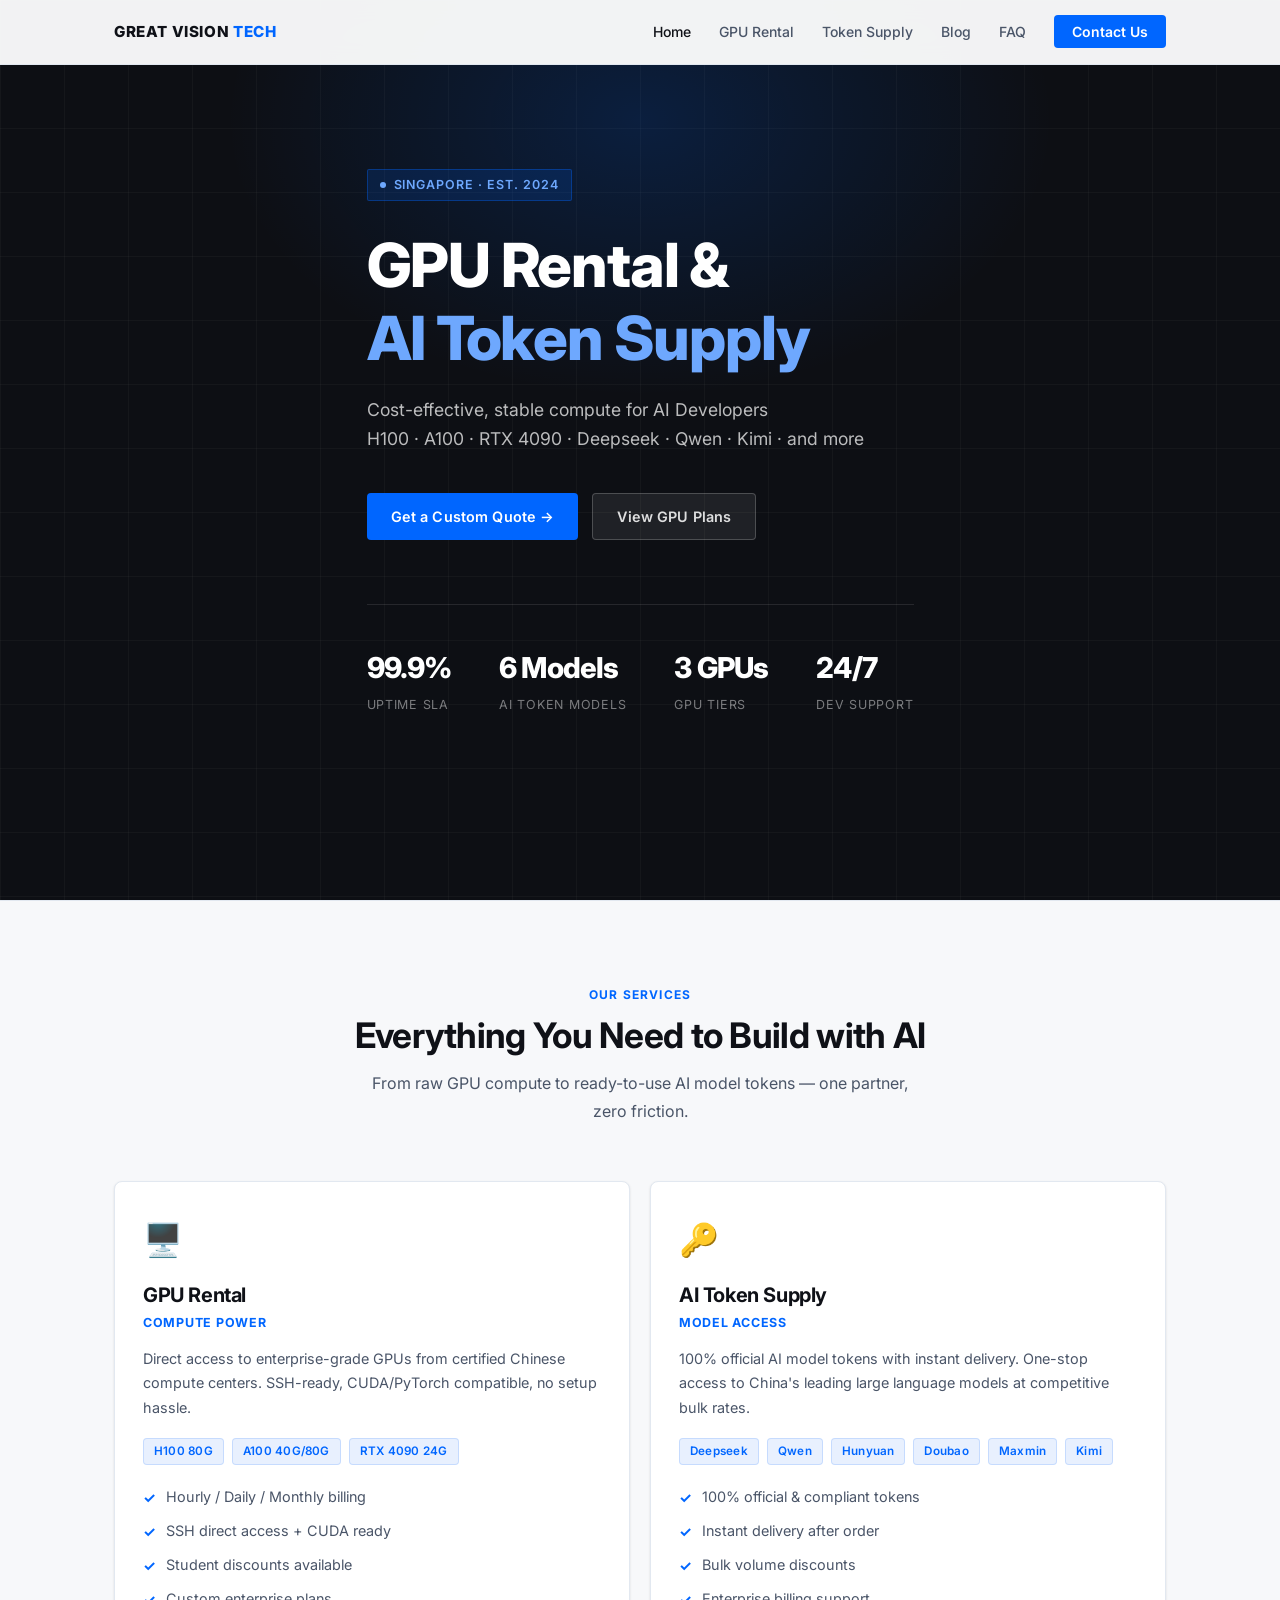
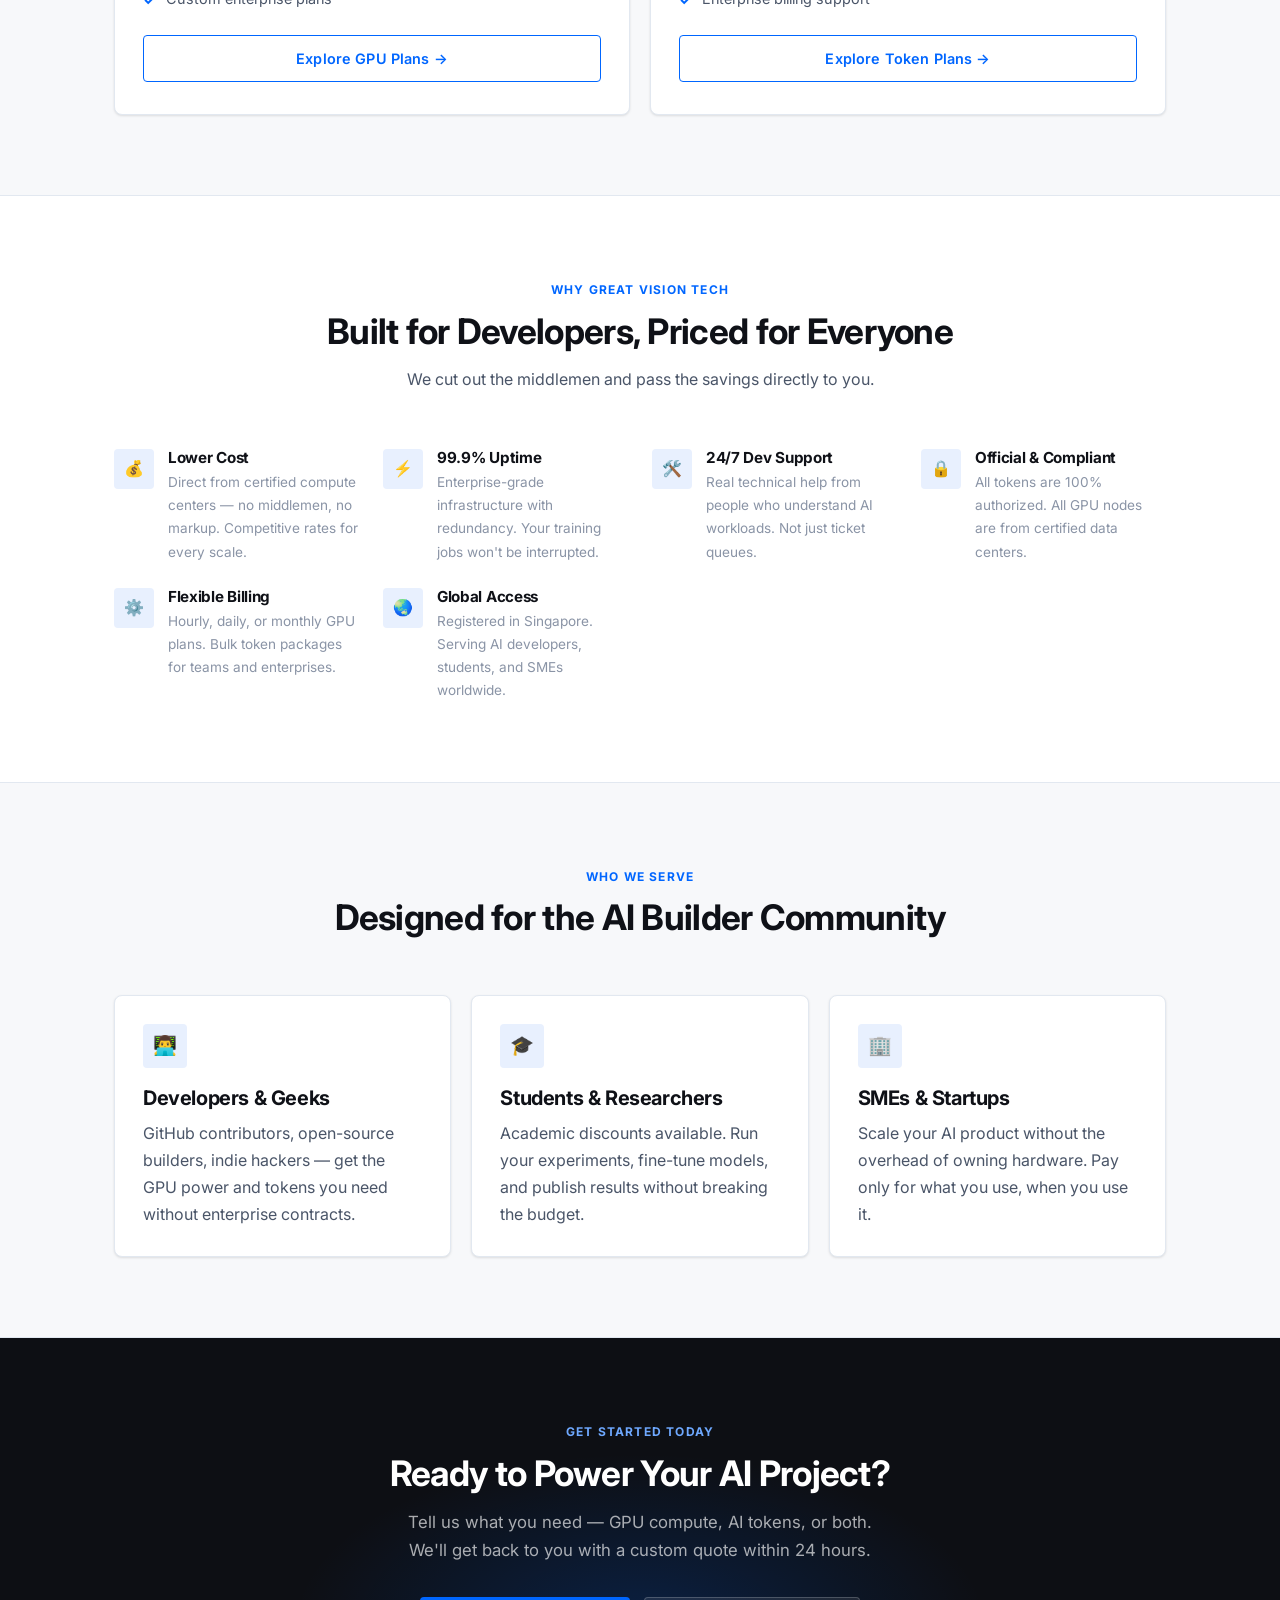
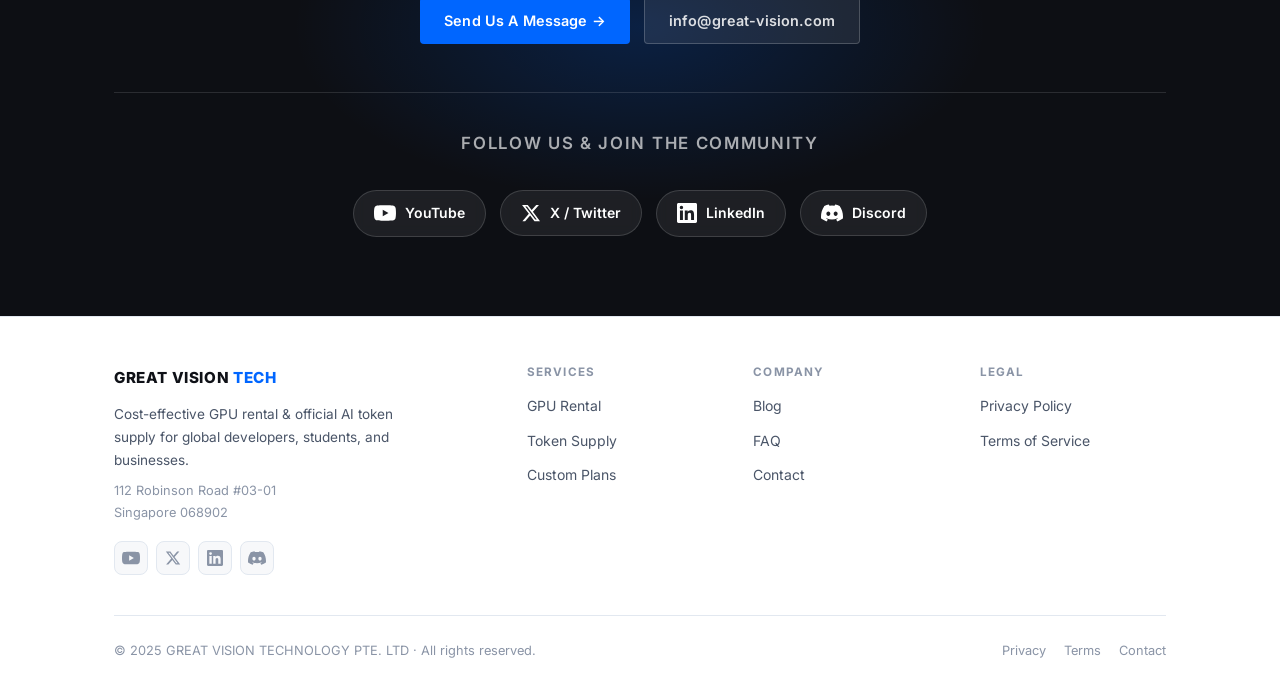
<file: index.html>
<!DOCTYPE html>
<html lang="en">
<head>
  <meta charset="UTF-8" />
  <meta name="viewport" content="width=device-width, initial-scale=1.0" />

  <!-- Primary SEO -->
  <title>GPU Rental & AI Token Supply | Great Vision Technology | Singapore</title>
  <meta name="description" content="Rent H100, A100, RTX 4090 GPUs by the hour. Buy official AI model tokens for DeepSeek, Qwen, Kimi, Doubao & more. Singapore-based, serving global AI developers, students and SMEs." />
  <meta name="keywords" content="GPU rental, H100 rental, A100 rental, RTX 4090 rental, AI token, DeepSeek token, Qwen token, Kimi API, GPU cloud computing, AI compute Singapore, cheap GPU, LLM token reseller" />
  <meta name="author" content="Great Vision Technology Pte. Ltd." />
  <meta name="robots" content="index, follow, max-snippet:-1, max-image-preview:large, max-video-preview:-1" />
  <link rel="canonical" href="https://www.greatvision.net/" />

  <!-- Open Graph (Facebook / LinkedIn) -->
  <meta property="og:type" content="website" />
  <meta property="og:site_name" content="Great Vision Technology" />
  <meta property="og:title" content="GPU Rental & AI Token Supply | Great Vision Technology" />
  <meta property="og:description" content="Rent H100, A100, RTX 4090 GPUs by the hour. Buy official AI tokens for DeepSeek, Qwen, Kimi & more. Competitive pricing for developers, students and startups." />
  <meta property="og:url" content="https://www.greatvision.net/" />
  <meta property="og:image" content="https://www.greatvision.net/img/og-cover.png" />
  <meta property="og:image:width" content="1200" />
  <meta property="og:image:height" content="630" />
  <meta property="og:locale" content="en_US" />

  <!-- Twitter Card -->
  <meta name="twitter:card" content="summary_large_image" />
  <meta name="twitter:title" content="GPU Rental & AI Token Supply | Great Vision Technology" />
  <meta name="twitter:description" content="Rent H100, A100, RTX 4090 GPUs by the hour. Buy official AI tokens for DeepSeek, Qwen, Kimi & more." />
  <meta name="twitter:image" content="https://www.greatvision.net/img/og-cover.png" />

  <!-- JSON-LD Structured Data -->
  <script type="application/ld+json">
  {
    "@context": "https://schema.org",
    "@type": "Organization",
    "name": "Great Vision Technology Pte. Ltd.",
    "alternateName": "Great Vision Tech",
    "url": "https://www.greatvision.net",
    "logo": "https://www.greatvision.net/img/og-cover.png",
    "description": "Singapore-based company offering cost-effective GPU rental (H100, A100, RTX 4090) and official AI model token supply (DeepSeek, Qwen, Kimi, Doubao, Hunyuan, Minimax) for global AI developers, students and SMEs.",
    "address": {
      "@type": "PostalAddress",
      "streetAddress": "112 Robinson Road #03-01",
      "addressLocality": "Singapore",
      "postalCode": "068902",
      "addressCountry": "SG"
    },
    "contactPoint": {
      "@type": "ContactPoint",
      "email": "info@great-vision.com",
      "contactType": "customer service",
      "availableLanguage": ["English", "Chinese"]
    },
    "sameAs": [
      "https://www.youtube.com/@greatvisiontech",
      "https://x.com/greatvisiontech",
      "https://www.linkedin.com/company/greatvisiontech",
      "https://discord.gg/greatvisiontech"
    ],
    "hasOfferCatalog": {
      "@type": "OfferCatalog",
      "name": "AI Compute Services",
      "itemListElement": [
        {
          "@type": "Offer",
          "itemOffered": {
            "@type": "Service",
            "name": "GPU Rental",
            "description": "Hourly, daily and monthly GPU rental including H100 80G, A100 40G/80G and RTX 4090 24G"
          }
        },
        {
          "@type": "Offer",
          "itemOffered": {
            "@type": "Service",
            "name": "AI Token Supply",
            "description": "Official AI model tokens for DeepSeek, Qwen, Kimi, Doubao, Hunyuan and Minimax"
          }
        }
      ]
    }
  }
  </script>

  <link rel="preconnect" href="https://fonts.googleapis.com" />
  <link rel="preconnect" href="https://fonts.gstatic.com" crossorigin />
  <link href="https://fonts.googleapis.com/css2?family=Inter:wght@400;500;600;700;800&display=swap" rel="stylesheet" />
  <link rel="stylesheet" href="css/style.css" />
  <link rel="icon" href="data:image/svg+xml,<svg xmlns='http://www.w3.org/2000/svg' viewBox='0 0 100 100'><text y='.9em' font-size='90'>⚡</text></svg>" />
</head>
<body>

  <!-- ===== NAVBAR ===== -->
  <nav class="navbar">
    <div class="container nav-inner">
      <a href="index.html" class="nav-logo">GREAT VISION <span>TECH</span></a>
      <ul class="nav-links">
        <li><a href="index.html" data-page="index.html">Home</a></li>
        <li><a href="gpu-rental.html" data-page="gpu-rental.html">GPU Rental</a></li>
        <li><a href="token-supply.html" data-page="token-supply.html">Token Supply</a></li>
        <li><a href="blog.html" data-page="blog.html">Blog</a></li>
        <li><a href="faq.html" data-page="faq.html">FAQ</a></li>
        <li><a href="contact.html" class="nav-cta" data-page="contact.html">Contact Us</a></li>
      </ul>
      <button class="nav-toggle" aria-label="Toggle navigation">
        <span></span><span></span><span></span>
      </button>
    </div>
  </nav>

  <!-- ===== HERO ===== -->
  <section class="hero">
    <div class="container">
      <div class="hero-content">
        <div class="hero-badge">Singapore · Est. 2024</div>
        <h1>GPU Rental &amp;<br /><span class="highlight">AI Token Supply</span></h1>
        <p class="hero-sub">Cost-effective, stable compute for <span class="typewriter">AI Developers</span><br />
        H100 · A100 · RTX 4090 · Deepseek · Qwen · Kimi · and more</p>
        <div class="hero-actions">
          <a href="contact.html" class="btn btn-primary">Get a Custom Quote →</a>
          <a href="gpu-rental.html" class="btn btn-dark-ghost">View GPU Plans</a>
        </div>
        <div class="hero-stats">
          <div class="stat-item">
            <span class="stat-number counter" data-target="99" data-suffix=".9%">0%</span>
            <span class="stat-label">Uptime SLA</span>
          </div>
          <div class="stat-item">
            <span class="stat-number counter" data-target="6" data-suffix=" Models">0</span>
            <span class="stat-label">AI Token Models</span>
          </div>
          <div class="stat-item">
            <span class="stat-number counter" data-target="3" data-suffix=" GPUs">0</span>
            <span class="stat-label">GPU Tiers</span>
          </div>
          <div class="stat-item">
            <span class="stat-number">24/7</span>
            <span class="stat-label">Dev Support</span>
          </div>
        </div>
      </div>
    </div>
  </section>

  <!-- ===== SERVICES OVERVIEW ===== -->
  <section style="background: var(--bg-secondary); border-top: 1px solid var(--border); border-bottom: 1px solid var(--border);">
    <div class="container">
      <div class="section-header fade-in">
        <span class="section-tag">Our Services</span>
        <h2>Everything You Need to Build with AI</h2>
        <p>From raw GPU compute to ready-to-use AI model tokens — one partner, zero friction.</p>
      </div>
      <div class="services-grid">
        <!-- GPU Rental -->
        <div class="service-card fade-in">
          <span class="service-icon">🖥️</span>
          <h3>GPU Rental</h3>
          <div class="service-subtitle">Compute Power</div>
          <p>Direct access to enterprise-grade GPUs from certified Chinese compute centers. SSH-ready, CUDA/PyTorch compatible, no setup hassle.</p>
          <div class="tag-list">
            <span class="tag">H100 80G</span>
            <span class="tag">A100 40G/80G</span>
            <span class="tag">RTX 4090 24G</span>
          </div>
          <ul class="checklist" style="margin-bottom: 24px;">
            <li>Hourly / Daily / Monthly billing</li>
            <li>SSH direct access + CUDA ready</li>
            <li>Student discounts available</li>
            <li>Custom enterprise plans</li>
          </ul>
          <a href="gpu-rental.html" class="btn btn-outline" style="width: 100%; justify-content: center;">Explore GPU Plans →</a>
        </div>
        <!-- Token Supply -->
        <div class="service-card fade-in">
          <span class="service-icon">🔑</span>
          <h3>AI Token Supply</h3>
          <div class="service-subtitle">Model Access</div>
          <p>100% official AI model tokens with instant delivery. One-stop access to China's leading large language models at competitive bulk rates.</p>
          <div class="tag-list">
            <span class="tag">Deepseek</span>
            <span class="tag">Qwen</span>
            <span class="tag">Hunyuan</span>
            <span class="tag">Doubao</span>
            <span class="tag">Maxmin</span>
            <span class="tag">Kimi</span>
          </div>
          <ul class="checklist" style="margin-bottom: 24px;">
            <li>100% official &amp; compliant tokens</li>
            <li>Instant delivery after order</li>
            <li>Bulk volume discounts</li>
            <li>Enterprise billing support</li>
          </ul>
          <a href="token-supply.html" class="btn btn-outline" style="width: 100%; justify-content: center;">Explore Token Plans →</a>
        </div>
      </div>
    </div>
  </section>

  <!-- ===== WHY US ===== -->
  <section>
    <div class="container">
      <div class="section-header fade-in">
        <span class="section-tag">Why Great Vision Tech</span>
        <h2>Built for Developers, Priced for Everyone</h2>
        <p>We cut out the middlemen and pass the savings directly to you.</p>
      </div>
      <div class="features-grid">
        <div class="feature-item fade-in">
          <div class="feature-icon">💰</div>
          <div class="feature-text">
            <h4>Lower Cost</h4>
            <p>Direct from certified compute centers — no middlemen, no markup. Competitive rates for every scale.</p>
          </div>
        </div>
        <div class="feature-item fade-in">
          <div class="feature-icon">⚡</div>
          <div class="feature-text">
            <h4>99.9% Uptime</h4>
            <p>Enterprise-grade infrastructure with redundancy. Your training jobs won't be interrupted.</p>
          </div>
        </div>
        <div class="feature-item fade-in">
          <div class="feature-icon">🛠️</div>
          <div class="feature-text">
            <h4>24/7 Dev Support</h4>
            <p>Real technical help from people who understand AI workloads. Not just ticket queues.</p>
          </div>
        </div>
        <div class="feature-item fade-in">
          <div class="feature-icon">🔒</div>
          <div class="feature-text">
            <h4>Official &amp; Compliant</h4>
            <p>All tokens are 100% authorized. All GPU nodes are from certified data centers.</p>
          </div>
        </div>
        <div class="feature-item fade-in">
          <div class="feature-icon">⚙️</div>
          <div class="feature-text">
            <h4>Flexible Billing</h4>
            <p>Hourly, daily, or monthly GPU plans. Bulk token packages for teams and enterprises.</p>
          </div>
        </div>
        <div class="feature-item fade-in">
          <div class="feature-icon">🌏</div>
          <div class="feature-text">
            <h4>Global Access</h4>
            <p>Registered in Singapore. Serving AI developers, students, and SMEs worldwide.</p>
          </div>
        </div>
      </div>
    </div>
  </section>

  <!-- ===== WHO WE SERVE ===== -->
  <section style="background: var(--bg-secondary); border-top: 1px solid var(--border); border-bottom: 1px solid var(--border);">
    <div class="container">
      <div class="section-header fade-in">
        <span class="section-tag">Who We Serve</span>
        <h2>Designed for the AI Builder Community</h2>
      </div>
      <div class="services-grid">
        <div class="card fade-in">
          <div class="card-icon">👨‍💻</div>
          <h3>Developers &amp; Geeks</h3>
          <p>GitHub contributors, open-source builders, indie hackers — get the GPU power and tokens you need without enterprise contracts.</p>
        </div>
        <div class="card fade-in">
          <div class="card-icon">🎓</div>
          <h3>Students &amp; Researchers</h3>
          <p>Academic discounts available. Run your experiments, fine-tune models, and publish results without breaking the budget.</p>
        </div>
        <div class="card fade-in">
          <div class="card-icon">🏢</div>
          <h3>SMEs &amp; Startups</h3>
          <p>Scale your AI product without the overhead of owning hardware. Pay only for what you use, when you use it.</p>
        </div>
      </div>
    </div>
  </section>

  <!-- ===== CTA ===== -->
  <section class="cta-section">
    <div class="container" style="position:relative;z-index:1;">
      <span class="section-tag">Get Started Today</span>
      <h2>Ready to Power Your AI Project?</h2>
      <p>Tell us what you need — GPU compute, AI tokens, or both.<br />We'll get back to you with a custom quote within 24 hours.</p>
      <div class="cta-actions">
        <a href="contact.html" class="btn btn-primary">Send Us A Message →</a>
        <a href="mailto:info@great-vision.com" class="btn btn-dark-ghost">info@great-vision.com</a>
      </div>
      <!-- Social Media Links -->
      <div class="cta-social">
        <p class="cta-social-label">Follow us &amp; join the community</p>
        <div class="cta-social-icons">
          <!-- YouTube -->
          <a href="#" class="cta-social-btn youtube" aria-label="YouTube" target="_blank" rel="noopener">
            <svg width="22" height="22" viewBox="0 0 24 24" fill="currentColor"><path d="M23.498 6.186a3.016 3.016 0 0 0-2.122-2.136C19.505 3.545 12 3.545 12 3.545s-7.505 0-9.377.505A3.017 3.017 0 0 0 .502 6.186C0 8.07 0 12 0 12s0 3.93.502 5.814a3.016 3.016 0 0 0 2.122 2.136c1.871.505 9.376.505 9.376.505s7.505 0 9.377-.505a3.015 3.015 0 0 0 2.122-2.136C24 15.93 24 12 24 12s0-3.93-.502-5.814zM9.545 15.568V8.432L15.818 12l-6.273 3.568z"/></svg>
            <span>YouTube</span>
          </a>
          <!-- X (Twitter) -->
          <a href="#" class="cta-social-btn x-twitter" aria-label="X (Twitter)" target="_blank" rel="noopener">
            <svg width="20" height="20" viewBox="0 0 24 24" fill="currentColor"><path d="M18.244 2.25h3.308l-7.227 8.26 8.502 11.24H16.17l-5.214-6.817L4.99 21.75H1.68l7.73-8.835L1.254 2.25H8.08l4.713 6.231zm-1.161 17.52h1.833L7.084 4.126H5.117z"/></svg>
            <span>X / Twitter</span>
          </a>
          <!-- LinkedIn -->
          <a href="#" class="cta-social-btn linkedin" aria-label="LinkedIn" target="_blank" rel="noopener">
            <svg width="20" height="20" viewBox="0 0 24 24" fill="currentColor"><path d="M20.447 20.452h-3.554v-5.569c0-1.328-.027-3.037-1.852-3.037-1.853 0-2.136 1.445-2.136 2.939v5.667H9.351V9h3.414v1.561h.046c.477-.9 1.637-1.85 3.37-1.85 3.601 0 4.267 2.37 4.267 5.455v6.286zM5.337 7.433a2.062 2.062 0 0 1-2.063-2.065 2.064 2.064 0 1 1 2.063 2.065zm1.782 13.019H3.555V9h3.564v11.452zM22.225 0H1.771C.792 0 0 .774 0 1.729v20.542C0 23.227.792 24 1.771 24h20.451C23.2 24 24 23.227 24 22.271V1.729C24 .774 23.2 0 22.222 0h.003z"/></svg>
            <span>LinkedIn</span>
          </a>
          <!-- Discord -->
          <a href="#" class="cta-social-btn discord" aria-label="Discord" target="_blank" rel="noopener">
            <svg width="22" height="22" viewBox="0 0 24 24" fill="currentColor"><path d="M20.317 4.37a19.791 19.791 0 0 0-4.885-1.515.074.074 0 0 0-.079.037c-.21.375-.444.864-.608 1.25a18.27 18.27 0 0 0-5.487 0 12.64 12.64 0 0 0-.617-1.25.077.077 0 0 0-.079-.037A19.736 19.736 0 0 0 3.677 4.37a.07.07 0 0 0-.032.027C.533 9.046-.32 13.58.099 18.057c.002.022.015.043.03.056a19.9 19.9 0 0 0 5.993 3.03.078.078 0 0 0 .084-.028 14.09 14.09 0 0 0 1.226-1.994.076.076 0 0 0-.041-.106 13.107 13.107 0 0 1-1.872-.892.077.077 0 0 1-.008-.128 10.2 10.2 0 0 0 .372-.292.074.074 0 0 1 .077-.01c3.928 1.793 8.18 1.793 12.062 0a.074.074 0 0 1 .078.01c.12.098.246.198.373.292a.077.077 0 0 1-.006.127 12.299 12.299 0 0 1-1.873.892.077.077 0 0 0-.041.107c.36.698.772 1.362 1.225 1.993a.076.076 0 0 0 .084.028 19.839 19.839 0 0 0 6.002-3.03.077.077 0 0 0 .032-.054c.5-5.177-.838-9.674-3.549-13.66a.061.061 0 0 0-.031-.03zM8.02 15.33c-1.183 0-2.157-1.085-2.157-2.419 0-1.333.956-2.419 2.157-2.419 1.21 0 2.176 1.096 2.157 2.42 0 1.333-.956 2.418-2.157 2.418zm7.975 0c-1.183 0-2.157-1.085-2.157-2.419 0-1.333.955-2.419 2.157-2.419 1.21 0 2.176 1.096 2.157 2.42 0 1.333-.946 2.418-2.157 2.418z"/></svg>
            <span>Discord</span>
          </a>
        </div>
      </div>
    </div>
  </section>

  <!-- ===== FOOTER ===== -->
  <footer class="footer">
    <div class="container">
      <div class="footer-grid">
        <div class="footer-brand">
          <a href="index.html" class="nav-logo">GREAT VISION <span style="color: var(--accent);">TECH</span></a>
          <p>Cost-effective GPU rental &amp; official AI token supply for global developers, students, and businesses.</p>
          <p style="margin-top: 8px; font-size: 0.8rem; color: var(--text-muted);">112 Robinson Road #03-01<br />Singapore 068902</p>
          <div class="footer-social">
            <a href="#" class="footer-social-icon" aria-label="YouTube" target="_blank" rel="noopener" title="YouTube">
              <svg width="18" height="18" viewBox="0 0 24 24" fill="currentColor"><path d="M23.498 6.186a3.016 3.016 0 0 0-2.122-2.136C19.505 3.545 12 3.545 12 3.545s-7.505 0-9.377.505A3.017 3.017 0 0 0 .502 6.186C0 8.07 0 12 0 12s0 3.93.502 5.814a3.016 3.016 0 0 0 2.122 2.136c1.871.505 9.376.505 9.376.505s7.505 0 9.377-.505a3.015 3.015 0 0 0 2.122-2.136C24 15.93 24 12 24 12s0-3.93-.502-5.814zM9.545 15.568V8.432L15.818 12l-6.273 3.568z"/></svg>
            </a>
            <a href="#" class="footer-social-icon" aria-label="X (Twitter)" target="_blank" rel="noopener" title="X / Twitter">
              <svg width="16" height="16" viewBox="0 0 24 24" fill="currentColor"><path d="M18.244 2.25h3.308l-7.227 8.26 8.502 11.24H16.17l-5.214-6.817L4.99 21.75H1.68l7.73-8.835L1.254 2.25H8.08l4.713 6.231zm-1.161 17.52h1.833L7.084 4.126H5.117z"/></svg>
            </a>
            <a href="#" class="footer-social-icon" aria-label="LinkedIn" target="_blank" rel="noopener" title="LinkedIn">
              <svg width="16" height="16" viewBox="0 0 24 24" fill="currentColor"><path d="M20.447 20.452h-3.554v-5.569c0-1.328-.027-3.037-1.852-3.037-1.853 0-2.136 1.445-2.136 2.939v5.667H9.351V9h3.414v1.561h.046c.477-.9 1.637-1.85 3.37-1.85 3.601 0 4.267 2.37 4.267 5.455v6.286zM5.337 7.433a2.062 2.062 0 0 1-2.063-2.065 2.064 2.064 0 1 1 2.063 2.065zm1.782 13.019H3.555V9h3.564v11.452zM22.225 0H1.771C.792 0 0 .774 0 1.729v20.542C0 23.227.792 24 1.771 24h20.451C23.2 24 24 23.227 24 22.271V1.729C24 .774 23.2 0 22.222 0h.003z"/></svg>
            </a>
            <a href="#" class="footer-social-icon" aria-label="Discord" target="_blank" rel="noopener" title="Discord">
              <svg width="18" height="18" viewBox="0 0 24 24" fill="currentColor"><path d="M20.317 4.37a19.791 19.791 0 0 0-4.885-1.515.074.074 0 0 0-.079.037c-.21.375-.444.864-.608 1.25a18.27 18.27 0 0 0-5.487 0 12.64 12.64 0 0 0-.617-1.25.077.077 0 0 0-.079-.037A19.736 19.736 0 0 0 3.677 4.37a.07.07 0 0 0-.032.027C.533 9.046-.32 13.58.099 18.057c.002.022.015.043.03.056a19.9 19.9 0 0 0 5.993 3.03.078.078 0 0 0 .084-.028 14.09 14.09 0 0 0 1.226-1.994.076.076 0 0 0-.041-.106 13.107 13.107 0 0 1-1.872-.892.077.077 0 0 1-.008-.128 10.2 10.2 0 0 0 .372-.292.074.074 0 0 1 .077-.01c3.928 1.793 8.18 1.793 12.062 0a.074.074 0 0 1 .078.01c.12.098.246.198.373.292a.077.077 0 0 1-.006.127 12.299 12.299 0 0 1-1.873.892.077.077 0 0 0-.041.107c.36.698.772 1.362 1.225 1.993a.076.076 0 0 0 .084.028 19.839 19.839 0 0 0 6.002-3.03.077.077 0 0 0 .032-.054c.5-5.177-.838-9.674-3.549-13.66a.061.061 0 0 0-.031-.03zM8.02 15.33c-1.183 0-2.157-1.085-2.157-2.419 0-1.333.956-2.419 2.157-2.419 1.21 0 2.176 1.096 2.157 2.42 0 1.333-.956 2.418-2.157 2.418zm7.975 0c-1.183 0-2.157-1.085-2.157-2.419 0-1.333.955-2.419 2.157-2.419 1.21 0 2.176 1.096 2.157 2.42 0 1.333-.946 2.418-2.157 2.418z"/></svg>
            </a>
          </div>
        </div>
        <div class="footer-col">
          <h4>Services</h4>
          <ul>
            <li><a href="gpu-rental.html">GPU Rental</a></li>
            <li><a href="token-supply.html">Token Supply</a></li>
            <li><a href="contact.html">Custom Plans</a></li>
          </ul>
        </div>
        <div class="footer-col">
          <h4>Company</h4>
          <ul>
            <li><a href="blog.html">Blog</a></li>
            <li><a href="faq.html">FAQ</a></li>
            <li><a href="contact.html">Contact</a></li>
          </ul>
        </div>
        <div class="footer-col">
          <h4>Legal</h4>
          <ul>
            <li><a href="privacy.html">Privacy Policy</a></li>
            <li><a href="terms.html">Terms of Service</a></li>
          </ul>
        </div>
      </div>
      <div class="footer-bottom">
        <p>© 2025 GREAT VISION TECHNOLOGY PTE. LTD · All rights reserved.</p>
        <div class="footer-bottom-links">
          <a href="privacy.html">Privacy</a>
          <a href="terms.html">Terms</a>
          <a href="contact.html">Contact</a>
        </div>
      </div>
    </div>
  </footer>

  <script src="js/main.js"></script>
</body>
</html>
</file>
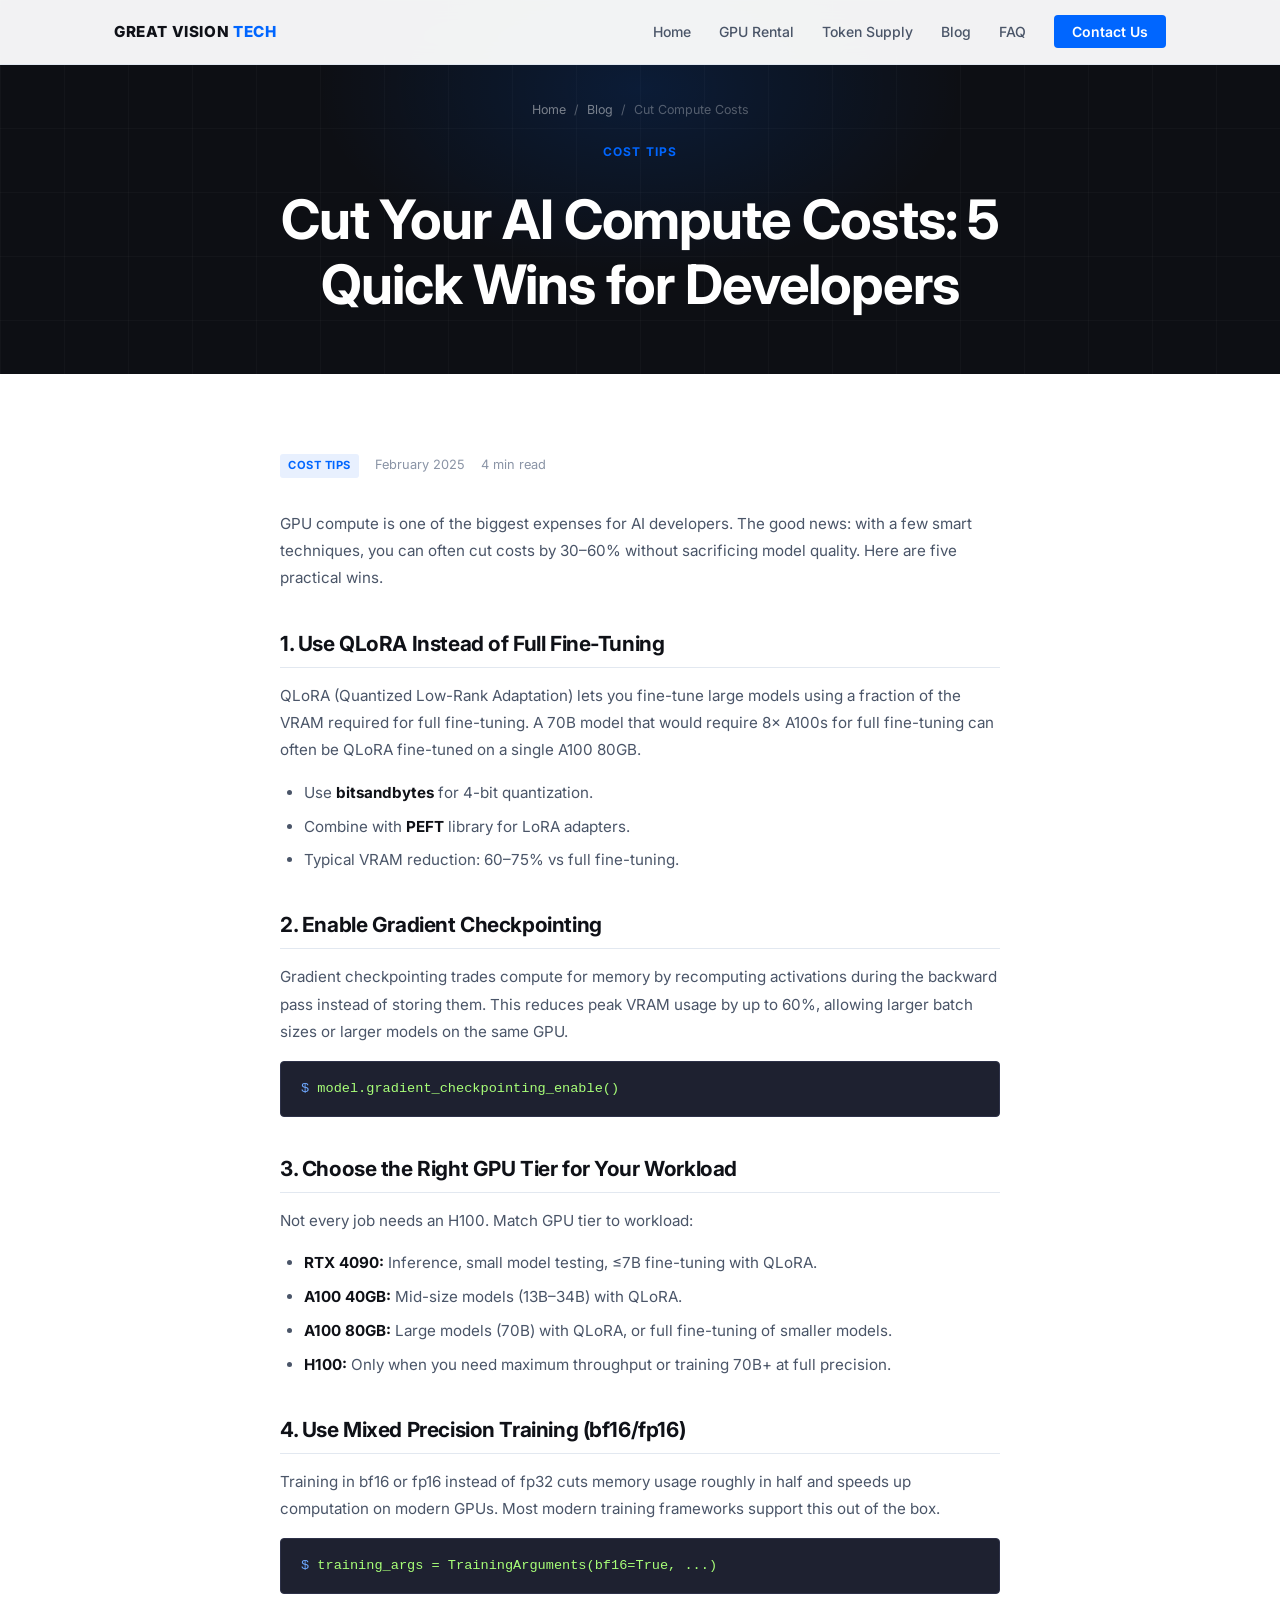
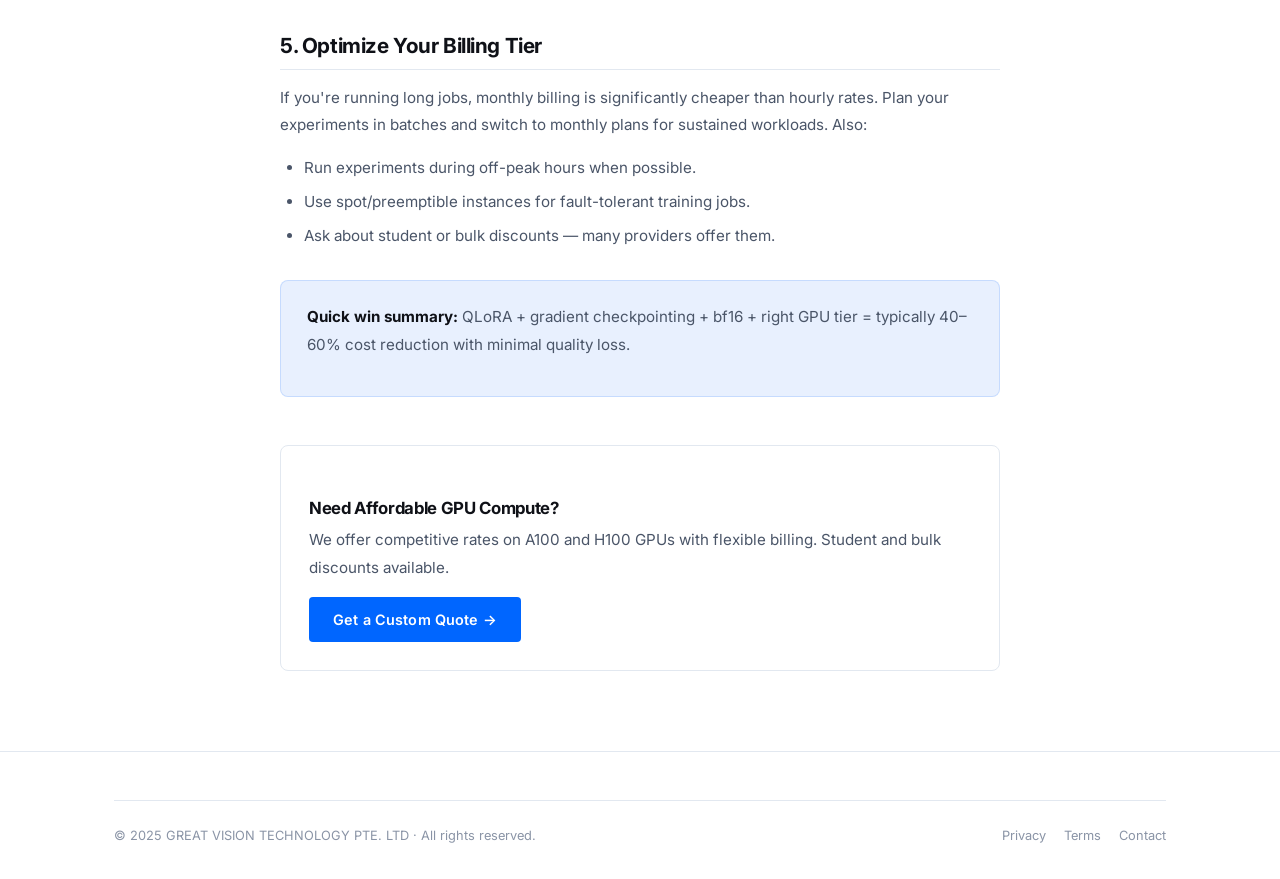
<file: blog-cut-compute-costs.html>
<!DOCTYPE html>
<html lang="en">
<head>
  <meta charset="UTF-8" />
  <meta name="viewport" content="width=device-width, initial-scale=1.0" />

  <!-- Primary SEO -->
  <title>How to Cut AI Compute Costs by 60% | GPU Rental Tips | Great Vision Tech</title>
  <meta name="description" content="Practical strategies to reduce AI compute costs: choose the right GPU tier, optimize batch size, use spot pricing and leverage token APIs instead of self-hosting LLMs." />
  <meta name="keywords" content="cut AI compute costs, cheap GPU rental, reduce LLM costs, AI cost optimization, GPU cost saving, affordable AI compute" />
  <meta name="author" content="Great Vision Technology Pte. Ltd." />
  <meta name="robots" content="index, follow, max-snippet:-1, max-image-preview:large, max-video-preview:-1" />
  <link rel="canonical" href="https://www.greatvision.net/blog-cut-compute-costs.html" />

  <!-- Open Graph -->
  <meta property="og:type" content="website" />
  <meta property="og:site_name" content="Great Vision Technology" />
  <meta property="og:title" content="How to Cut AI Compute Costs by 60%" />
  <meta property="og:description" content="Practical strategies to reduce AI compute costs with GPU rental and token APIs." />
  <meta property="og:url" content="https://www.greatvision.net/blog-cut-compute-costs.html" />
  <meta property="og:image" content="https://www.greatvision.net/img/og-cover.png" />

  <!-- Twitter Card -->
  <meta name="twitter:card" content="summary_large_image" />
  <meta name="twitter:title" content="How to Cut AI Compute Costs by 60%" />
  <meta name="twitter:description" content="Practical strategies to reduce AI compute costs with GPU rental and token APIs." />
  <meta name="twitter:image" content="https://www.greatvision.net/img/og-cover.png" />

  <link rel="preconnect" href="https://fonts.googleapis.com" />  <link rel="preconnect" href="https://fonts.googleapis.com" />
  <link rel="preconnect" href="https://fonts.gstatic.com" crossorigin />
  <link href="https://fonts.googleapis.com/css2?family=Inter:wght@400;500;600;700;800&display=swap" rel="stylesheet" />
  <link rel="stylesheet" href="css/style.css" />
  <link rel="icon" href="data:image/svg+xml,<svg xmlns='http://www.w3.org/2000/svg' viewBox='0 0 100 100'><text y='.9em' font-size='90'>⚡</text></svg>" />
  <style>
    .article-content { max-width: 720px; margin: 0 auto; }
    .article-content h2 { color: var(--text-primary); font-size: 1.3rem; margin: 40px 0 14px; padding-bottom: 10px; border-bottom: 1px solid var(--border); }
    .article-content h3 { color: var(--text-primary); font-size: 1.05rem; margin: 24px 0 10px; }
    .article-content p { font-size: 0.95rem; margin-bottom: 16px; line-height: 1.8; }
    .article-content ul, .article-content ol { padding-left: 24px; margin-bottom: 16px; }
    .article-content li { font-size: 0.95rem; color: var(--text-secondary); margin-bottom: 8px; line-height: 1.7; }
    .article-content strong { color: var(--text-primary); }
    .article-meta { display: flex; gap: 16px; align-items: center; margin-bottom: 32px; flex-wrap: wrap; }
    .tip-number { display: inline-flex; align-items: center; justify-content: center; width: 28px; height: 28px; background: var(--accent); color: #fff; border-radius: 50%; font-size: 0.8rem; font-weight: 700; flex-shrink: 0; margin-right: 4px; }
  </style>
</head>
<body>

  <nav class="navbar">
    <div class="container nav-inner">
      <a href="index.html" class="nav-logo">GREAT VISION <span>TECH</span></a>
      <ul class="nav-links">
        <li><a href="index.html">Home</a></li>
        <li><a href="gpu-rental.html">GPU Rental</a></li>
        <li><a href="token-supply.html">Token Supply</a></li>
        <li><a href="blog.html">Blog</a></li>
        <li><a href="faq.html">FAQ</a></li>
        <li><a href="contact.html" class="nav-cta">Contact Us</a></li>
      </ul>
      <button class="nav-toggle" aria-label="Toggle navigation">
        <span></span><span></span><span></span>
      </button>
    </div>
  </nav>

  <div class="page-hero" style="padding-bottom: 40px;">
    <div class="container">
      <div class="breadcrumb">
        <a href="index.html">Home</a>
        <span>/</span>
        <a href="blog.html">Blog</a>
        <span>/</span>
        <span>Cut Compute Costs</span>
      </div>
      <span class="section-tag">Cost Tips</span>
      <h1 style="max-width: 720px; margin: 16px auto;">Cut Your AI Compute Costs: 5 Quick Wins for Developers</h1>
    </div>
  </div>

  <section>
    <div class="container">
      <div class="article-content">
        <div class="article-meta">
          <span class="blog-tag">Cost Tips</span>
          <span style="font-size: 0.8rem; color: var(--text-muted);">February 2025</span>
          <span style="font-size: 0.8rem; color: var(--text-muted);">4 min read</span>
        </div>

        <p>GPU compute is one of the biggest expenses for AI developers. The good news: with a few smart techniques, you can often cut costs by 30–60% without sacrificing model quality. Here are five practical wins.</p>

        <h2>1. Use QLoRA Instead of Full Fine-Tuning</h2>
        <p>QLoRA (Quantized Low-Rank Adaptation) lets you fine-tune large models using a fraction of the VRAM required for full fine-tuning. A 70B model that would require 8× A100s for full fine-tuning can often be QLoRA fine-tuned on a single A100 80GB.</p>
        <ul>
          <li>Use <strong>bitsandbytes</strong> for 4-bit quantization.</li>
          <li>Combine with <strong>PEFT</strong> library for LoRA adapters.</li>
          <li>Typical VRAM reduction: 60–75% vs full fine-tuning.</li>
        </ul>

        <h2>2. Enable Gradient Checkpointing</h2>
        <p>Gradient checkpointing trades compute for memory by recomputing activations during the backward pass instead of storing them. This reduces peak VRAM usage by up to 60%, allowing larger batch sizes or larger models on the same GPU.</p>
        <div class="code-block">model.gradient_checkpointing_enable()</div>

        <h2>3. Choose the Right GPU Tier for Your Workload</h2>
        <p>Not every job needs an H100. Match GPU tier to workload:</p>
        <ul>
          <li><strong>RTX 4090:</strong> Inference, small model testing, ≤7B fine-tuning with QLoRA.</li>
          <li><strong>A100 40GB:</strong> Mid-size models (13B–34B) with QLoRA.</li>
          <li><strong>A100 80GB:</strong> Large models (70B) with QLoRA, or full fine-tuning of smaller models.</li>
          <li><strong>H100:</strong> Only when you need maximum throughput or training 70B+ at full precision.</li>
        </ul>

        <h2>4. Use Mixed Precision Training (bf16/fp16)</h2>
        <p>Training in bf16 or fp16 instead of fp32 cuts memory usage roughly in half and speeds up computation on modern GPUs. Most modern training frameworks support this out of the box.</p>
        <div class="code-block">training_args = TrainingArguments(bf16=True, ...)</div>

        <h2>5. Optimize Your Billing Tier</h2>
        <p>If you're running long jobs, monthly billing is significantly cheaper than hourly rates. Plan your experiments in batches and switch to monthly plans for sustained workloads. Also:</p>
        <ul>
          <li>Run experiments during off-peak hours when possible.</li>
          <li>Use spot/preemptible instances for fault-tolerant training jobs.</li>
          <li>Ask about student or bulk discounts — many providers offer them.</li>
        </ul>

        <div class="highlight-box" style="margin-top: 32px;">
          <p><strong>Quick win summary:</strong> QLoRA + gradient checkpointing + bf16 + right GPU tier = typically 40–60% cost reduction with minimal quality loss.</p>
        </div>

        <div style="margin-top: 48px; padding: 28px; background: var(--bg-card); border: 1px solid var(--border); border-radius: var(--radius);">
          <h3 style="color: var(--text-primary); margin-bottom: 8px;">Need Affordable GPU Compute?</h3>
          <p style="margin-bottom: 16px;">We offer competitive rates on A100 and H100 GPUs with flexible billing. Student and bulk discounts available.</p>
          <a href="contact.html" class="btn btn-primary">Get a Custom Quote →</a>
        </div>
      </div>
    </div>
  </section>

  <footer class="footer">
    <div class="container">
      <div class="footer-bottom" style="border-top: 1px solid var(--border); padding-top: 24px;">
        <p>© 2025 GREAT VISION TECHNOLOGY PTE. LTD · All rights reserved.</p>
        <div class="footer-bottom-links">
          <a href="privacy.html">Privacy</a>
          <a href="terms.html">Terms</a>
          <a href="contact.html">Contact</a>
        </div>
      </div>
    </div>
  </footer>

  <script src="js/main.js"></script>
</body>
</html>
</file>
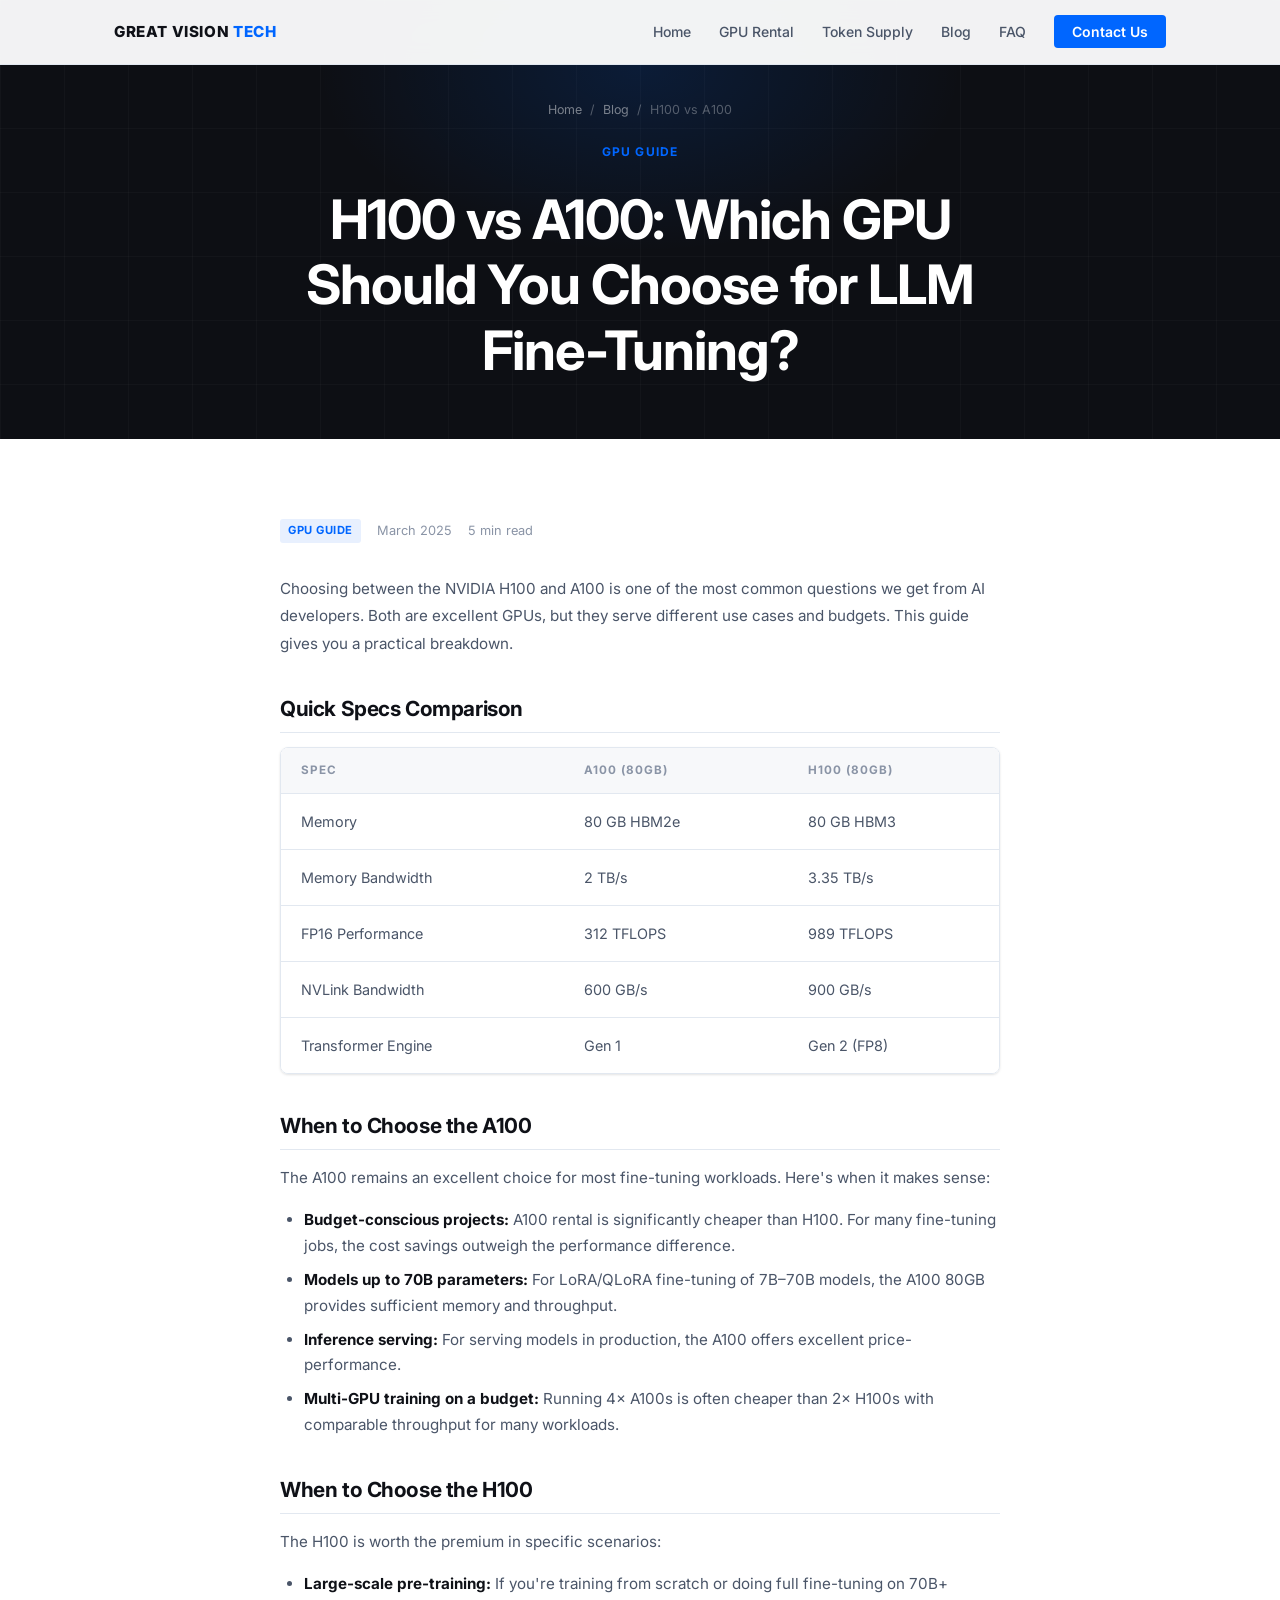
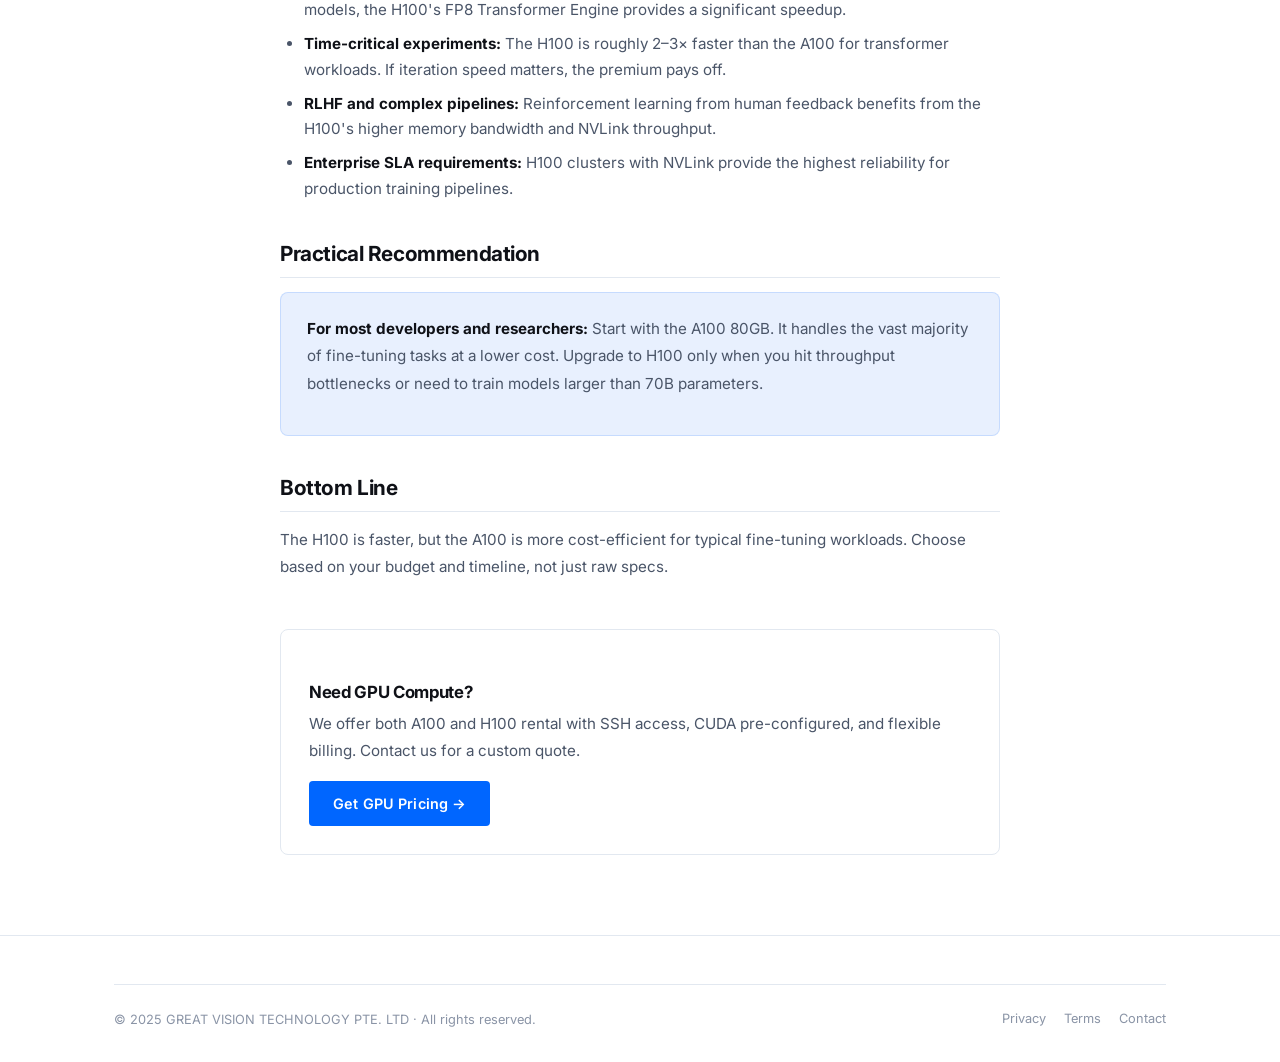
<file: blog-h100-vs-a100.html>
<!DOCTYPE html>
<html lang="en">
<head>
  <meta charset="UTF-8" />
  <meta name="viewport" content="width=device-width, initial-scale=1.0" />

  <!-- Primary SEO -->
  <title>H100 vs A100: Which GPU Should You Rent for AI Training? | Great Vision Tech</title>
  <meta name="description" content="Detailed comparison of NVIDIA H100 80G vs A100 80G for AI training and inference. Performance benchmarks, pricing, and recommendations for different workloads." />
  <meta name="keywords" content="H100 vs A100, H100 A100 comparison, best GPU AI training, H100 benchmark, A100 benchmark, GPU rental comparison" />
  <meta name="author" content="Great Vision Technology Pte. Ltd." />
  <meta name="robots" content="index, follow, max-snippet:-1, max-image-preview:large, max-video-preview:-1" />
  <link rel="canonical" href="https://www.greatvision.net/blog-h100-vs-a100.html" />

  <!-- Open Graph -->
  <meta property="og:type" content="website" />
  <meta property="og:site_name" content="Great Vision Technology" />
  <meta property="og:title" content="H100 vs A100: Which GPU to Rent for AI Training?" />
  <meta property="og:description" content="Detailed comparison of H100 vs A100 for AI training, inference and fine-tuning workloads." />
  <meta property="og:url" content="https://www.greatvision.net/blog-h100-vs-a100.html" />
  <meta property="og:image" content="https://www.greatvision.net/img/og-cover.png" />

  <!-- Twitter Card -->
  <meta name="twitter:card" content="summary_large_image" />
  <meta name="twitter:title" content="H100 vs A100: Which GPU to Rent for AI Training?" />
  <meta name="twitter:description" content="Detailed comparison of H100 vs A100 for AI training, inference and fine-tuning workloads." />
  <meta name="twitter:image" content="https://www.greatvision.net/img/og-cover.png" />

  <link rel="preconnect" href="https://fonts.googleapis.com" />  <link rel="preconnect" href="https://fonts.googleapis.com" />
  <link rel="preconnect" href="https://fonts.gstatic.com" crossorigin />
  <link href="https://fonts.googleapis.com/css2?family=Inter:wght@400;500;600;700;800&display=swap" rel="stylesheet" />
  <link rel="stylesheet" href="css/style.css" />
  <link rel="icon" href="data:image/svg+xml,<svg xmlns='http://www.w3.org/2000/svg' viewBox='0 0 100 100'><text y='.9em' font-size='90'>⚡</text></svg>" />
  <style>
    .article-content { max-width: 720px; margin: 0 auto; }
    .article-content h2 { color: var(--text-primary); font-size: 1.3rem; margin: 40px 0 14px; padding-bottom: 10px; border-bottom: 1px solid var(--border); }
    .article-content h3 { color: var(--text-primary); font-size: 1.05rem; margin: 24px 0 10px; }
    .article-content p { font-size: 0.95rem; margin-bottom: 16px; line-height: 1.8; }
    .article-content ul, .article-content ol { padding-left: 24px; margin-bottom: 16px; }
    .article-content li { font-size: 0.95rem; color: var(--text-secondary); margin-bottom: 8px; line-height: 1.7; }
    .article-content strong { color: var(--text-primary); }
    .article-meta { display: flex; gap: 16px; align-items: center; margin-bottom: 32px; flex-wrap: wrap; }
  </style>
</head>
<body>

  <nav class="navbar">
    <div class="container nav-inner">
      <a href="index.html" class="nav-logo">GREAT VISION <span>TECH</span></a>
      <ul class="nav-links">
        <li><a href="index.html">Home</a></li>
        <li><a href="gpu-rental.html">GPU Rental</a></li>
        <li><a href="token-supply.html">Token Supply</a></li>
        <li><a href="blog.html">Blog</a></li>
        <li><a href="faq.html">FAQ</a></li>
        <li><a href="contact.html" class="nav-cta">Contact Us</a></li>
      </ul>
      <button class="nav-toggle" aria-label="Toggle navigation">
        <span></span><span></span><span></span>
      </button>
    </div>
  </nav>

  <div class="page-hero" style="padding-bottom: 40px;">
    <div class="container">
      <div class="breadcrumb">
        <a href="index.html">Home</a>
        <span>/</span>
        <a href="blog.html">Blog</a>
        <span>/</span>
        <span>H100 vs A100</span>
      </div>
      <span class="section-tag">GPU Guide</span>
      <h1 style="max-width: 720px; margin: 16px auto;">H100 vs A100: Which GPU Should You Choose for LLM Fine-Tuning?</h1>
    </div>
  </div>

  <section>
    <div class="container">
      <div class="article-content">
        <div class="article-meta">
          <span class="blog-tag">GPU Guide</span>
          <span style="font-size: 0.8rem; color: var(--text-muted);">March 2025</span>
          <span style="font-size: 0.8rem; color: var(--text-muted);">5 min read</span>
        </div>

        <p>Choosing between the NVIDIA H100 and A100 is one of the most common questions we get from AI developers. Both are excellent GPUs, but they serve different use cases and budgets. This guide gives you a practical breakdown.</p>

        <h2>Quick Specs Comparison</h2>
        <div class="gpu-table-wrapper">
          <table class="gpu-table">
            <thead>
              <tr>
                <th>Spec</th>
                <th>A100 (80GB)</th>
                <th>H100 (80GB)</th>
              </tr>
            </thead>
            <tbody>
              <tr>
                <td>Memory</td>
                <td>80 GB HBM2e</td>
                <td>80 GB HBM3</td>
              </tr>
              <tr>
                <td>Memory Bandwidth</td>
                <td>2 TB/s</td>
                <td>3.35 TB/s</td>
              </tr>
              <tr>
                <td>FP16 Performance</td>
                <td>312 TFLOPS</td>
                <td>989 TFLOPS</td>
              </tr>
              <tr>
                <td>NVLink Bandwidth</td>
                <td>600 GB/s</td>
                <td>900 GB/s</td>
              </tr>
              <tr>
                <td>Transformer Engine</td>
                <td>Gen 1</td>
                <td>Gen 2 (FP8)</td>
              </tr>
            </tbody>
          </table>
        </div>

        <h2>When to Choose the A100</h2>
        <p>The A100 remains an excellent choice for most fine-tuning workloads. Here's when it makes sense:</p>
        <ul>
          <li><strong>Budget-conscious projects:</strong> A100 rental is significantly cheaper than H100. For many fine-tuning jobs, the cost savings outweigh the performance difference.</li>
          <li><strong>Models up to 70B parameters:</strong> For LoRA/QLoRA fine-tuning of 7B–70B models, the A100 80GB provides sufficient memory and throughput.</li>
          <li><strong>Inference serving:</strong> For serving models in production, the A100 offers excellent price-performance.</li>
          <li><strong>Multi-GPU training on a budget:</strong> Running 4× A100s is often cheaper than 2× H100s with comparable throughput for many workloads.</li>
        </ul>

        <h2>When to Choose the H100</h2>
        <p>The H100 is worth the premium in specific scenarios:</p>
        <ul>
          <li><strong>Large-scale pre-training:</strong> If you're training from scratch or doing full fine-tuning on 70B+ models, the H100's FP8 Transformer Engine provides a significant speedup.</li>
          <li><strong>Time-critical experiments:</strong> The H100 is roughly 2–3× faster than the A100 for transformer workloads. If iteration speed matters, the premium pays off.</li>
          <li><strong>RLHF and complex pipelines:</strong> Reinforcement learning from human feedback benefits from the H100's higher memory bandwidth and NVLink throughput.</li>
          <li><strong>Enterprise SLA requirements:</strong> H100 clusters with NVLink provide the highest reliability for production training pipelines.</li>
        </ul>

        <h2>Practical Recommendation</h2>
        <div class="highlight-box">
          <p><strong>For most developers and researchers:</strong> Start with the A100 80GB. It handles the vast majority of fine-tuning tasks at a lower cost. Upgrade to H100 only when you hit throughput bottlenecks or need to train models larger than 70B parameters.</p>
        </div>

        <h2>Bottom Line</h2>
        <p>The H100 is faster, but the A100 is more cost-efficient for typical fine-tuning workloads. Choose based on your budget and timeline, not just raw specs.</p>

        <div style="margin-top: 48px; padding: 28px; background: var(--bg-card); border: 1px solid var(--border); border-radius: var(--radius);">
          <h3 style="color: var(--text-primary); margin-bottom: 8px;">Need GPU Compute?</h3>
          <p style="margin-bottom: 16px;">We offer both A100 and H100 rental with SSH access, CUDA pre-configured, and flexible billing. Contact us for a custom quote.</p>
          <a href="contact.html" class="btn btn-primary">Get GPU Pricing →</a>
        </div>
      </div>
    </div>
  </section>

  <footer class="footer">
    <div class="container">
      <div class="footer-bottom" style="border-top: 1px solid var(--border); padding-top: 24px;">
        <p>© 2025 GREAT VISION TECHNOLOGY PTE. LTD · All rights reserved.</p>
        <div class="footer-bottom-links">
          <a href="privacy.html">Privacy</a>
          <a href="terms.html">Terms</a>
          <a href="contact.html">Contact</a>
        </div>
      </div>
    </div>
  </footer>

  <script src="js/main.js"></script>
</body>
</html>
</file>
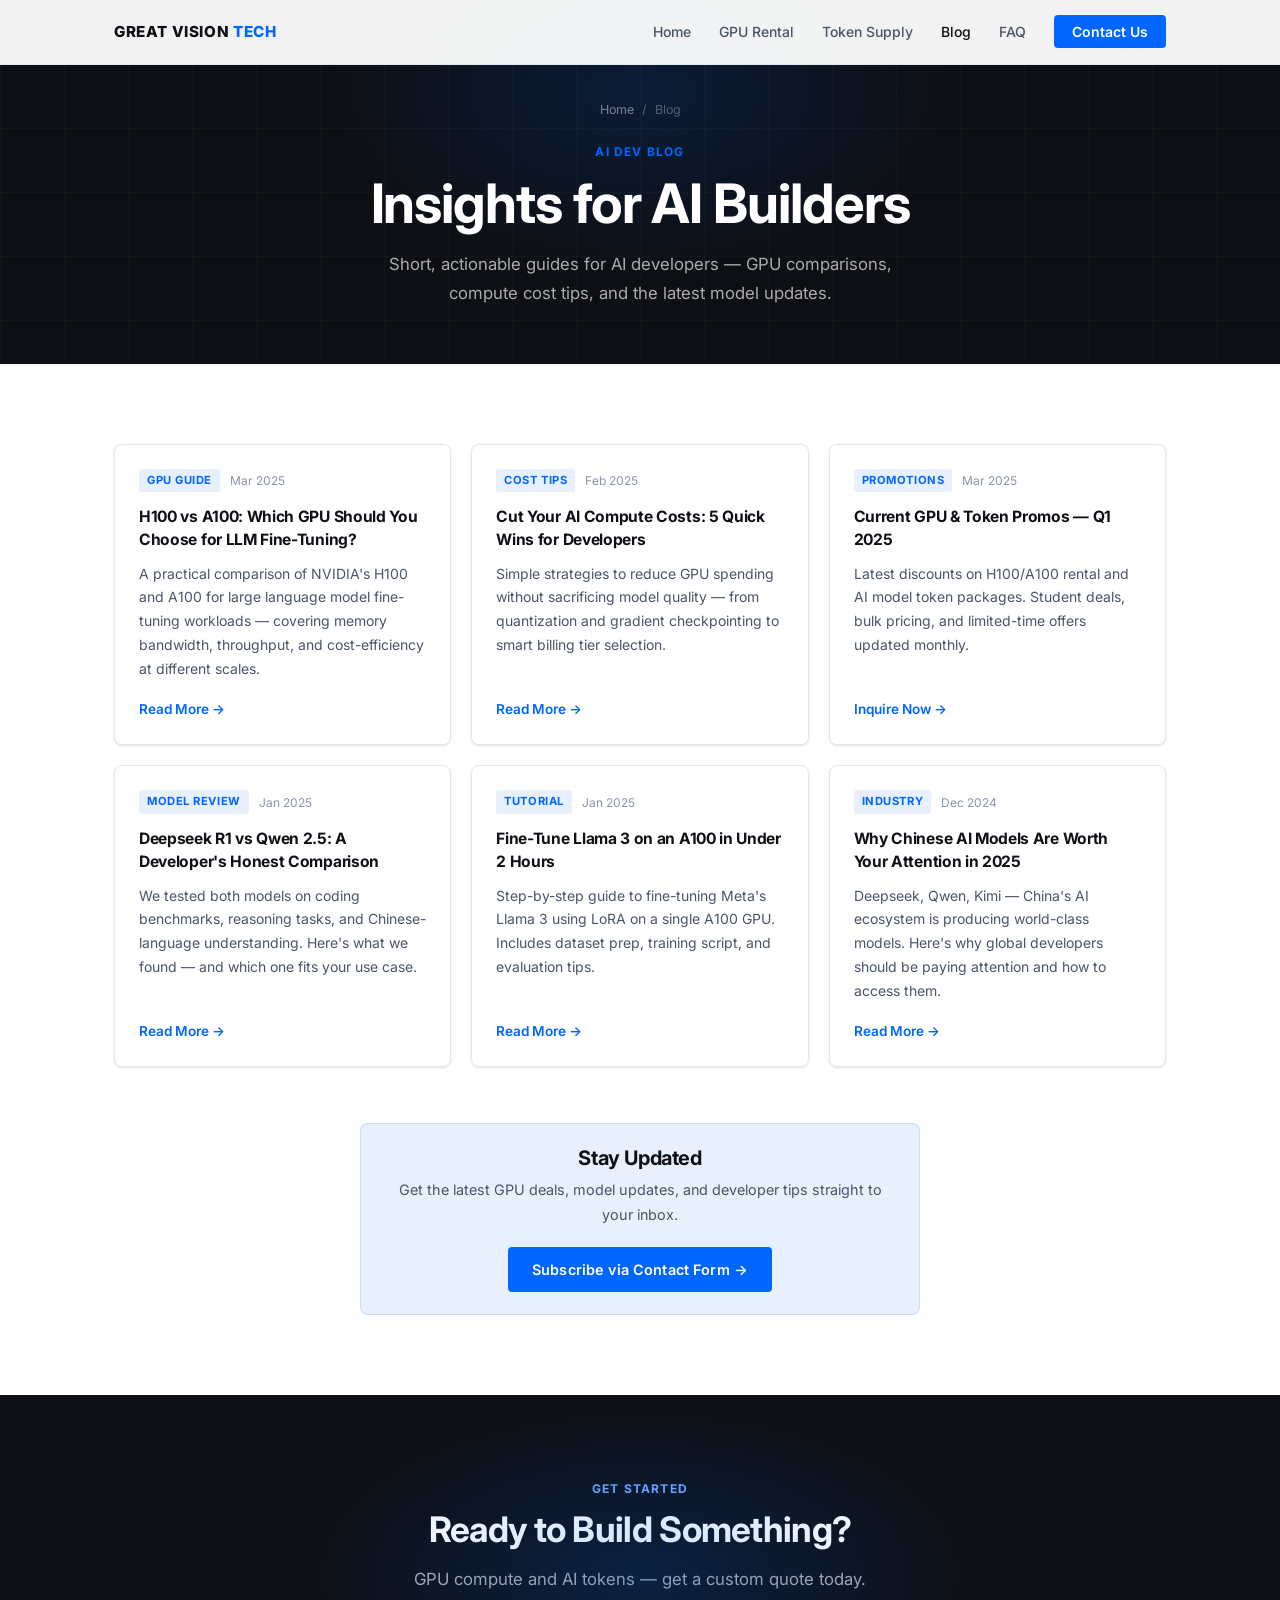
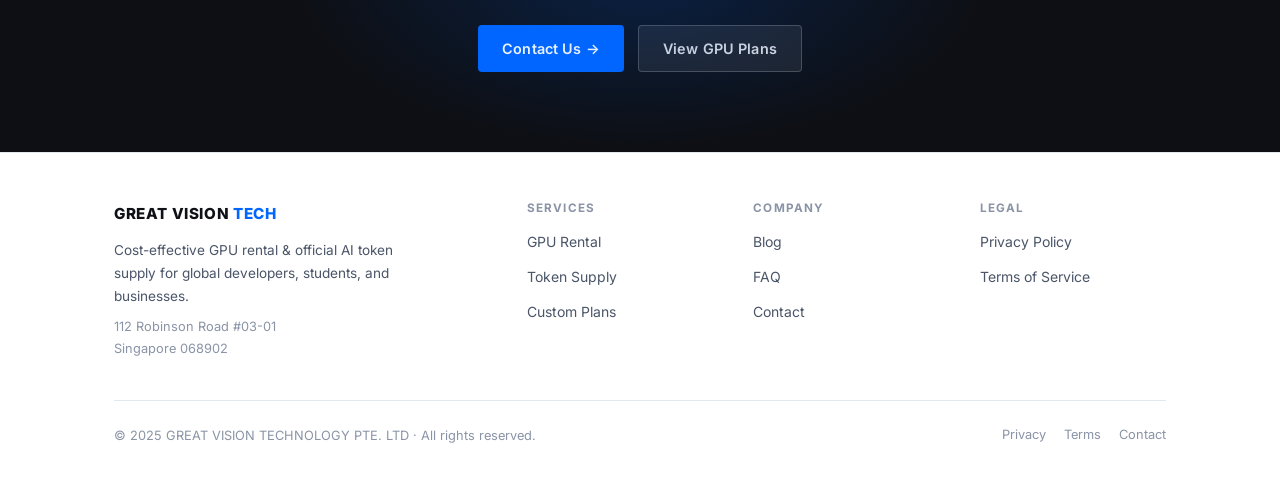
<file: blog.html>
<!DOCTYPE html>
<html lang="en">
<head>
  <meta charset="UTF-8" />
  <meta name="viewport" content="width=device-width, initial-scale=1.0" />

  <!-- Primary SEO -->
  <title>AI & GPU Computing Blog | Developer Insights | Great Vision Technology</title>
  <meta name="description" content="Expert articles on GPU computing, AI model selection, cost optimization and developer tips. H100 vs A100, DeepSeek fine-tuning, LLM deployment guides and more." />
  <meta name="keywords" content="GPU computing blog, AI developer blog, H100 vs A100, DeepSeek fine-tuning, LLM deployment, AI compute cost, GPU rental guide" />
  <meta name="author" content="Great Vision Technology Pte. Ltd." />
  <meta name="robots" content="index, follow, max-snippet:-1, max-image-preview:large, max-video-preview:-1" />
  <link rel="canonical" href="https://www.greatvision.net/blog.html" />

  <!-- Open Graph -->
  <meta property="og:type" content="website" />
  <meta property="og:site_name" content="Great Vision Technology" />
  <meta property="og:title" content="AI & GPU Computing Blog | Great Vision Technology" />
  <meta property="og:description" content="Expert articles on GPU computing, AI model selection and cost optimization for developers." />
  <meta property="og:url" content="https://www.greatvision.net/blog.html" />
  <meta property="og:image" content="https://www.greatvision.net/img/og-cover.png" />

  <!-- Twitter Card -->
  <meta name="twitter:card" content="summary_large_image" />
  <meta name="twitter:title" content="AI & GPU Computing Blog | Great Vision Technology" />
  <meta name="twitter:description" content="Expert articles on GPU computing, AI model selection and cost optimization for developers." />
  <meta name="twitter:image" content="https://www.greatvision.net/img/og-cover.png" />

  <link rel="preconnect" href="https://fonts.googleapis.com" />  <link rel="preconnect" href="https://fonts.googleapis.com" />
  <link rel="preconnect" href="https://fonts.gstatic.com" crossorigin />
  <link href="https://fonts.googleapis.com/css2?family=Inter:wght@400;500;600;700;800&display=swap" rel="stylesheet" />
  <link rel="stylesheet" href="css/style.css" />
  <link rel="icon" href="data:image/svg+xml,<svg xmlns='http://www.w3.org/2000/svg' viewBox='0 0 100 100'><text y='.9em' font-size='90'>⚡</text></svg>" />
</head>
<body>

  <!-- ===== NAVBAR ===== -->
  <nav class="navbar">
    <div class="container nav-inner">
      <a href="index.html" class="nav-logo">GREAT VISION <span>TECH</span></a>
      <ul class="nav-links">
        <li><a href="index.html" data-page="index.html">Home</a></li>
        <li><a href="gpu-rental.html" data-page="gpu-rental.html">GPU Rental</a></li>
        <li><a href="token-supply.html" data-page="token-supply.html">Token Supply</a></li>
        <li><a href="blog.html" data-page="blog.html">Blog</a></li>
        <li><a href="faq.html" data-page="faq.html">FAQ</a></li>
        <li><a href="contact.html" class="nav-cta" data-page="contact.html">Contact Us</a></li>
      </ul>
      <button class="nav-toggle" aria-label="Toggle navigation">
        <span></span><span></span><span></span>
      </button>
    </div>
  </nav>

  <!-- ===== PAGE HERO ===== -->
  <div class="page-hero">
    <div class="container">
      <div class="breadcrumb">
        <a href="index.html">Home</a>
        <span>/</span>
        <span>Blog</span>
      </div>
      <span class="section-tag">AI Dev Blog</span>
      <h1>Insights for AI Builders</h1>
      <p>Short, actionable guides for AI developers — GPU comparisons,<br />compute cost tips, and the latest model updates.</p>
    </div>
  </div>

  <!-- ===== BLOG POSTS ===== -->
  <section>
    <div class="container">
      <div class="blog-grid">

        <!-- Post 1 -->
        <article class="blog-card fade-in">
          <div class="blog-meta">
            <span class="blog-tag">GPU Guide</span>
            <span class="blog-date">Mar 2025</span>
          </div>
          <h3>H100 vs A100: Which GPU Should You Choose for LLM Fine-Tuning?</h3>
          <p>A practical comparison of NVIDIA's H100 and A100 for large language model fine-tuning workloads — covering memory bandwidth, throughput, and cost-efficiency at different scales.</p>
          <a href="blog-h100-vs-a100.html" class="blog-link">Read More →</a>
        </article>

        <!-- Post 2 -->
        <article class="blog-card fade-in">
          <div class="blog-meta">
            <span class="blog-tag">Cost Tips</span>
            <span class="blog-date">Feb 2025</span>
          </div>
          <h3>Cut Your AI Compute Costs: 5 Quick Wins for Developers</h3>
          <p>Simple strategies to reduce GPU spending without sacrificing model quality — from quantization and gradient checkpointing to smart billing tier selection.</p>
          <a href="blog-cut-compute-costs.html" class="blog-link">Read More →</a>
        </article>

        <!-- Post 3 -->
        <article class="blog-card fade-in">
          <div class="blog-meta">
            <span class="blog-tag">Promotions</span>
            <span class="blog-date">Mar 2025</span>
          </div>
          <h3>Current GPU &amp; Token Promos — Q1 2025</h3>
          <p>Latest discounts on H100/A100 rental and AI model token packages. Student deals, bulk pricing, and limited-time offers updated monthly.</p>
          <a href="contact.html" class="blog-link">Inquire Now →</a>
        </article>

        <!-- Post 4 -->
        <article class="blog-card fade-in">
          <div class="blog-meta">
            <span class="blog-tag">Model Review</span>
            <span class="blog-date">Jan 2025</span>
          </div>
          <h3>Deepseek R1 vs Qwen 2.5: A Developer's Honest Comparison</h3>
          <p>We tested both models on coding benchmarks, reasoning tasks, and Chinese-language understanding. Here's what we found — and which one fits your use case.</p>
          <a href="contact.html" class="blog-link">Read More →</a>
        </article>

        <!-- Post 5 -->
        <article class="blog-card fade-in">
          <div class="blog-meta">
            <span class="blog-tag">Tutorial</span>
            <span class="blog-date">Jan 2025</span>
          </div>
          <h3>Fine-Tune Llama 3 on an A100 in Under 2 Hours</h3>
          <p>Step-by-step guide to fine-tuning Meta's Llama 3 using LoRA on a single A100 GPU. Includes dataset prep, training script, and evaluation tips.</p>
          <a href="contact.html" class="blog-link">Read More →</a>
        </article>

        <!-- Post 6 -->
        <article class="blog-card fade-in">
          <div class="blog-meta">
            <span class="blog-tag">Industry</span>
            <span class="blog-date">Dec 2024</span>
          </div>
          <h3>Why Chinese AI Models Are Worth Your Attention in 2025</h3>
          <p>Deepseek, Qwen, Kimi — China's AI ecosystem is producing world-class models. Here's why global developers should be paying attention and how to access them.</p>
          <a href="contact.html" class="blog-link">Read More →</a>
        </article>

      </div>

      <!-- Newsletter CTA -->
      <div class="highlight-box fade-in" style="max-width: 560px; margin: 56px auto 0; text-align: center;">
        <h3 style="color: var(--text-primary); margin-bottom: 8px;">Stay Updated</h3>
        <p style="font-size: 0.9rem; margin-bottom: 20px;">Get the latest GPU deals, model updates, and developer tips straight to your inbox.</p>
        <a href="contact.html" class="btn btn-primary">Subscribe via Contact Form →</a>
      </div>
    </div>
  </section>

  <!-- ===== CTA ===== -->
  <section class="cta-section">
    <div class="container">
      <span class="section-tag">Get Started</span>
      <h2>Ready to Build Something?</h2>
      <p>GPU compute and AI tokens — get a custom quote today.</p>
      <div class="cta-actions">
        <a href="contact.html" class="btn btn-primary">Contact Us →</a>
        <a href="gpu-rental.html" class="btn btn-dark-ghost">View GPU Plans</a>
      </div>
    </div>
  </section>

  <!-- ===== FOOTER ===== -->
  <footer class="footer">
    <div class="container">
      <div class="footer-grid">
        <div class="footer-brand">
          <a href="index.html" class="nav-logo">GREAT VISION <span style="color: var(--accent);">TECH</span></a>
          <p>Cost-effective GPU rental &amp; official AI token supply for global developers, students, and businesses.</p>
          <p style="margin-top: 8px; font-size: 0.8rem; color: var(--text-muted);">112 Robinson Road #03-01<br />Singapore 068902</p>
        </div>
        <div class="footer-col">
          <h4>Services</h4>
          <ul>
            <li><a href="gpu-rental.html">GPU Rental</a></li>
            <li><a href="token-supply.html">Token Supply</a></li>
            <li><a href="contact.html">Custom Plans</a></li>
          </ul>
        </div>
        <div class="footer-col">
          <h4>Company</h4>
          <ul>
            <li><a href="blog.html">Blog</a></li>
            <li><a href="faq.html">FAQ</a></li>
            <li><a href="contact.html">Contact</a></li>
          </ul>
        </div>
        <div class="footer-col">
          <h4>Legal</h4>
          <ul>
            <li><a href="privacy.html">Privacy Policy</a></li>
            <li><a href="terms.html">Terms of Service</a></li>
          </ul>
        </div>
      </div>
      <div class="footer-bottom">
        <p>© 2025 GREAT VISION TECHNOLOGY PTE. LTD · All rights reserved.</p>
        <div class="footer-bottom-links">
          <a href="privacy.html">Privacy</a>
          <a href="terms.html">Terms</a>
          <a href="contact.html">Contact</a>
        </div>
      </div>
    </div>
  </footer>

  <script src="js/main.js"></script>
</body>
</html>
</file>
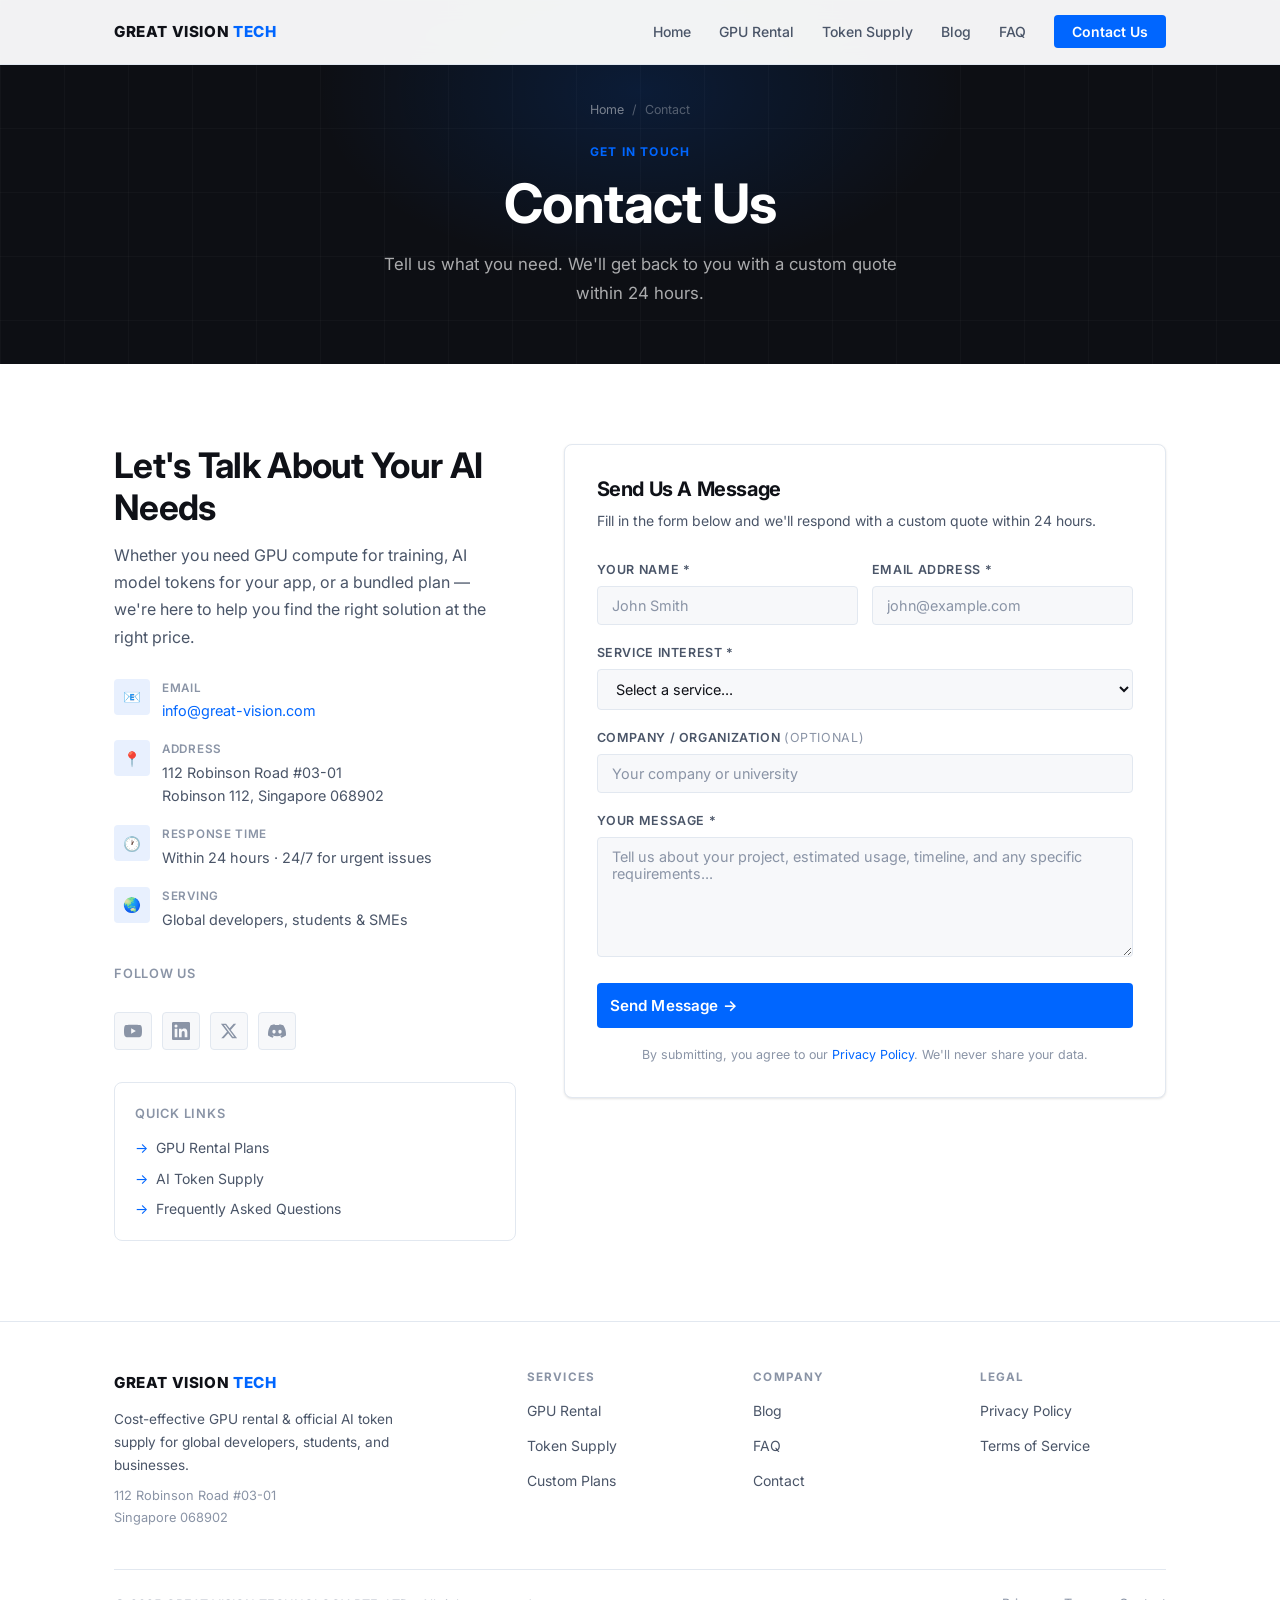
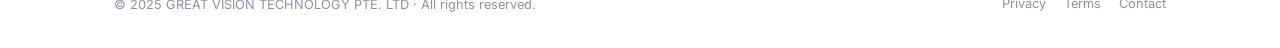
<file: contact.html>
<!DOCTYPE html>
<html lang="en">
<head>
  <meta charset="UTF-8" />
  <meta name="viewport" content="width=device-width, initial-scale=1.0" />

  <!-- Primary SEO -->
  <title>Contact Us | Get a Custom GPU & AI Token Quote | Great Vision Technology</title>
  <meta name="description" content="Contact Great Vision Technology for custom GPU rental quotes (H100, A100, RTX 4090) or AI token pricing (DeepSeek, Qwen, Kimi). Singapore-based, 24-hour response." />
  <meta name="keywords" content="contact GPU rental, AI token quote, Great Vision Technology contact, Singapore AI compute" />
  <meta name="author" content="Great Vision Technology Pte. Ltd." />
  <meta name="robots" content="index, follow, max-snippet:-1, max-image-preview:large, max-video-preview:-1" />
  <link rel="canonical" href="https://www.greatvision.net/contact.html" />

  <!-- Open Graph -->
  <meta property="og:type" content="website" />
  <meta property="og:site_name" content="Great Vision Technology" />
  <meta property="og:title" content="Contact Us | Great Vision Technology" />
  <meta property="og:description" content="Get a custom GPU rental or AI token quote. Singapore-based, 24-hour response." />
  <meta property="og:url" content="https://www.greatvision.net/contact.html" />
  <meta property="og:image" content="https://www.greatvision.net/img/og-cover.png" />

  <!-- Twitter Card -->
  <meta name="twitter:card" content="summary_large_image" />
  <meta name="twitter:title" content="Contact Us | Great Vision Technology" />
  <meta name="twitter:description" content="Get a custom GPU rental or AI token quote. Singapore-based, 24-hour response." />
  <meta name="twitter:image" content="https://www.greatvision.net/img/og-cover.png" />

  <link rel="preconnect" href="https://fonts.googleapis.com" />  <link rel="preconnect" href="https://fonts.googleapis.com" />
  <link rel="preconnect" href="https://fonts.gstatic.com" crossorigin />
  <link href="https://fonts.googleapis.com/css2?family=Inter:wght@400;500;600;700;800&display=swap" rel="stylesheet" />
  <link rel="stylesheet" href="css/style.css" />
  <link rel="icon" href="data:image/svg+xml,<svg xmlns='http://www.w3.org/2000/svg' viewBox='0 0 100 100'><text y='.9em' font-size='90'>⚡</text></svg>" />
</head>
<body>

  <!-- ===== NAVBAR ===== -->
  <nav class="navbar">
    <div class="container nav-inner">
      <a href="index.html" class="nav-logo">GREAT VISION <span>TECH</span></a>
      <ul class="nav-links">
        <li><a href="index.html" data-page="index.html">Home</a></li>
        <li><a href="gpu-rental.html" data-page="gpu-rental.html">GPU Rental</a></li>
        <li><a href="token-supply.html" data-page="token-supply.html">Token Supply</a></li>
        <li><a href="blog.html" data-page="blog.html">Blog</a></li>
        <li><a href="faq.html" data-page="faq.html">FAQ</a></li>
        <li><a href="contact.html" class="nav-cta" data-page="contact.html">Contact Us</a></li>
      </ul>
      <button class="nav-toggle" aria-label="Toggle navigation">
        <span></span><span></span><span></span>
      </button>
    </div>
  </nav>

  <!-- ===== PAGE HERO ===== -->
  <div class="page-hero">
    <div class="container">
      <div class="breadcrumb">
        <a href="index.html">Home</a>
        <span>/</span>
        <span>Contact</span>
      </div>
      <span class="section-tag">Get In Touch</span>
      <h1>Contact Us</h1>
      <p>Tell us what you need. We'll get back to you with a custom quote within 24 hours.</p>
    </div>
  </div>

  <!-- ===== CONTACT CONTENT ===== -->
  <section>
    <div class="container">
      <div class="contact-grid">

        <!-- Left: Info -->
        <div class="contact-info">
          <h2>Let's Talk About Your AI Needs</h2>
          <p>Whether you need GPU compute for training, AI model tokens for your app, or a bundled plan — we're here to help you find the right solution at the right price.</p>

          <div class="contact-detail">
            <div class="contact-item">
              <div class="contact-item-icon">📧</div>
              <div class="contact-item-text">
                <span class="contact-item-label">Email</span>
                <a href="mailto:info@great-vision.com" class="contact-item-value" style="color: var(--accent);">info@great-vision.com</a>
              </div>
            </div>
            <div class="contact-item">
              <div class="contact-item-icon">📍</div>
              <div class="contact-item-text">
                <span class="contact-item-label">Address</span>
                <span class="contact-item-value">112 Robinson Road #03-01<br />Robinson 112, Singapore 068902</span>
              </div>
            </div>
            <div class="contact-item">
              <div class="contact-item-icon">🕐</div>
              <div class="contact-item-text">
                <span class="contact-item-label">Response Time</span>
                <span class="contact-item-value">Within 24 hours · 24/7 for urgent issues</span>
              </div>
            </div>
            <div class="contact-item">
              <div class="contact-item-icon">🌏</div>
              <div class="contact-item-text">
                <span class="contact-item-label">Serving</span>
                <span class="contact-item-value">Global developers, students &amp; SMEs</span>
              </div>
            </div>
          </div>

          <!-- Social -->
          <div>
            <p style="font-size: 0.8rem; color: var(--text-muted); text-transform: uppercase; letter-spacing: 0.06em; font-weight: 600; margin-bottom: 12px; margin-top: 32px;">Follow Us</p>
            <div class="social-links">
              <a href="#" class="social-link" title="YouTube" aria-label="YouTube">
                <svg width="18" height="18" viewBox="0 0 24 24" fill="currentColor"><path d="M23.498 6.186a3.016 3.016 0 0 0-2.122-2.136C19.505 3.545 12 3.545 12 3.545s-7.505 0-9.377.505A3.017 3.017 0 0 0 .502 6.186C0 8.07 0 12 0 12s0 3.93.502 5.814a3.016 3.016 0 0 0 2.122 2.136c1.871.505 9.376.505 9.376.505s7.505 0 9.377-.505a3.015 3.015 0 0 0 2.122-2.136C24 15.93 24 12 24 12s0-3.93-.502-5.814zM9.545 15.568V8.432L15.818 12l-6.273 3.568z"/></svg>
              </a>
              <a href="#" class="social-link" title="LinkedIn" aria-label="LinkedIn">
                <svg width="18" height="18" viewBox="0 0 24 24" fill="currentColor"><path d="M20.447 20.452h-3.554v-5.569c0-1.328-.027-3.037-1.852-3.037-1.853 0-2.136 1.445-2.136 2.939v5.667H9.351V9h3.414v1.561h.046c.477-.9 1.637-1.85 3.37-1.85 3.601 0 4.267 2.37 4.267 5.455v6.286zM5.337 7.433a2.062 2.062 0 0 1-2.063-2.065 2.064 2.064 0 1 1 2.063 2.065zm1.782 13.019H3.555V9h3.564v11.452zM22.225 0H1.771C.792 0 0 .774 0 1.729v20.542C0 23.227.792 24 1.771 24h20.451C23.2 24 24 23.227 24 22.271V1.729C24 .774 23.2 0 22.222 0h.003z"/></svg>
              </a>
              <a href="#" class="social-link" title="X (Twitter)" aria-label="X">
                <svg width="18" height="18" viewBox="0 0 24 24" fill="currentColor"><path d="M18.244 2.25h3.308l-7.227 8.26 8.502 11.24H16.17l-5.214-6.817L4.99 21.75H1.68l7.73-8.835L1.254 2.25H8.08l4.713 6.231zm-1.161 17.52h1.833L7.084 4.126H5.117z"/></svg>
              </a>
              <a href="#" class="social-link" title="Discord" aria-label="Discord">
                <svg width="18" height="18" viewBox="0 0 24 24" fill="currentColor"><path d="M20.317 4.37a19.791 19.791 0 0 0-4.885-1.515.074.074 0 0 0-.079.037c-.21.375-.444.864-.608 1.25a18.27 18.27 0 0 0-5.487 0 12.64 12.64 0 0 0-.617-1.25.077.077 0 0 0-.079-.037A19.736 19.736 0 0 0 3.677 4.37a.07.07 0 0 0-.032.027C.533 9.046-.32 13.58.099 18.057.1 18.08.114 18.1.132 18.11a19.9 19.9 0 0 0 5.993 3.03.078.078 0 0 0 .084-.028 14.09 14.09 0 0 0 1.226-1.994.076.076 0 0 0-.041-.106 13.107 13.107 0 0 1-1.872-.892.077.077 0 0 1-.008-.128 10.2 10.2 0 0 0 .372-.292.074.074 0 0 1 .077-.01c3.928 1.793 8.18 1.793 12.062 0a.074.074 0 0 1 .078.01c.12.098.246.198.373.292a.077.077 0 0 1-.006.127 12.299 12.299 0 0 1-1.873.892.077.077 0 0 0-.041.107c.36.698.772 1.362 1.225 1.993a.076.076 0 0 0 .084.028 19.839 19.839 0 0 0 6.002-3.03.077.077 0 0 0 .032-.054c.5-5.177-.838-9.674-3.549-13.66a.061.061 0 0 0-.031-.03zM8.02 15.33c-1.183 0-2.157-1.085-2.157-2.419 0-1.333.956-2.419 2.157-2.419 1.21 0 2.176 1.096 2.157 2.42 0 1.333-.956 2.418-2.157 2.418zm7.975 0c-1.183 0-2.157-1.085-2.157-2.419 0-1.333.955-2.419 2.157-2.419 1.21 0 2.176 1.096 2.157 2.42 0 1.333-.946 2.418-2.157 2.418z"/></svg>
              </a>
            </div>
          </div>

          <!-- Quick links -->
          <div style="margin-top: 32px; padding: 20px; background: var(--bg-card); border: 1px solid var(--border); border-radius: var(--radius);">
            <p style="font-size: 0.8rem; color: var(--text-muted); text-transform: uppercase; letter-spacing: 0.06em; font-weight: 600; margin-bottom: 12px;">Quick Links</p>
            <div style="display: flex; flex-direction: column; gap: 8px;">
              <a href="gpu-rental.html" style="font-size: 0.875rem; color: var(--text-secondary); display: flex; align-items: center; gap: 8px;">
                <span style="color: var(--accent);">→</span> GPU Rental Plans
              </a>
              <a href="token-supply.html" style="font-size: 0.875rem; color: var(--text-secondary); display: flex; align-items: center; gap: 8px;">
                <span style="color: var(--accent);">→</span> AI Token Supply
              </a>
              <a href="faq.html" style="font-size: 0.875rem; color: var(--text-secondary); display: flex; align-items: center; gap: 8px;">
                <span style="color: var(--accent);">→</span> Frequently Asked Questions
              </a>
            </div>
          </div>
        </div>

        <!-- Right: Form -->
        <div class="contact-form">
          <h3 style="color: var(--text-primary); margin-bottom: 8px;">Send Us A Message</h3>
          <p style="font-size: 0.875rem; margin-bottom: 28px;">Fill in the form below and we'll respond with a custom quote within 24 hours.</p>

          <form id="contactForm" novalidate>
            <div class="form-row">
              <div class="form-group">
                <label for="name">Your Name *</label>
                <input type="text" id="name" name="name" placeholder="John Smith" required />
              </div>
              <div class="form-group">
                <label for="email">Email Address *</label>
                <input type="email" id="email" name="email" placeholder="john@example.com" required />
              </div>
            </div>

            <div class="form-group">
              <label for="service">Service Interest *</label>
              <select id="service" name="service" required>
                <option value="" disabled selected>Select a service...</option>
                <option value="GPU Rental - RTX 4090">GPU Rental — RTX 4090</option>
                <option value="GPU Rental - A100">GPU Rental — A100 (40G/80G)</option>
                <option value="GPU Rental - H100">GPU Rental — H100 (80G)</option>
                <option value="GPU Rental - Multi-GPU Cluster">GPU Rental — Multi-GPU Cluster</option>
                <option value="Token Supply - Deepseek">Token Supply — Deepseek</option>
                <option value="Token Supply - Qwen">Token Supply — Qwen</option>
                <option value="Token Supply - Kimi">Token Supply — Kimi</option>
                <option value="Token Supply - Other Models">Token Supply — Other Models</option>
                <option value="Bundled GPU + Token Plan">Bundled GPU + Token Plan</option>
                <option value="Student / Academic Discount">Student / Academic Discount</option>
                <option value="Enterprise Plan">Enterprise Plan</option>
                <option value="Other">Other</option>
              </select>
            </div>

            <div class="form-group">
              <label for="company">Company / Organization <span style="color: var(--text-muted); font-weight: 400;">(optional)</span></label>
              <input type="text" id="company" name="company" placeholder="Your company or university" />
            </div>

            <div class="form-group">
              <label for="message">Your Message *</label>
              <textarea id="message" name="message" placeholder="Tell us about your project, estimated usage, timeline, and any specific requirements..." required></textarea>
            </div>

            <button type="submit" class="btn btn-primary form-submit">Send Message →</button>
          </form>

          <p style="font-size: 0.78rem; color: var(--text-muted); margin-top: 16px; text-align: center;">
            By submitting, you agree to our <a href="privacy.html">Privacy Policy</a>. We'll never share your data.
          </p>
        </div>

      </div>
    </div>
  </section>

  <!-- ===== FOOTER ===== -->
  <footer class="footer">
    <div class="container">
      <div class="footer-grid">
        <div class="footer-brand">
          <a href="index.html" class="nav-logo">GREAT VISION <span style="color: var(--accent);">TECH</span></a>
          <p>Cost-effective GPU rental &amp; official AI token supply for global developers, students, and businesses.</p>
          <p style="margin-top: 8px; font-size: 0.8rem; color: var(--text-muted);">112 Robinson Road #03-01<br />Singapore 068902</p>
        </div>
        <div class="footer-col">
          <h4>Services</h4>
          <ul>
            <li><a href="gpu-rental.html">GPU Rental</a></li>
            <li><a href="token-supply.html">Token Supply</a></li>
            <li><a href="contact.html">Custom Plans</a></li>
          </ul>
        </div>
        <div class="footer-col">
          <h4>Company</h4>
          <ul>
            <li><a href="blog.html">Blog</a></li>
            <li><a href="faq.html">FAQ</a></li>
            <li><a href="contact.html">Contact</a></li>
          </ul>
        </div>
        <div class="footer-col">
          <h4>Legal</h4>
          <ul>
            <li><a href="privacy.html">Privacy Policy</a></li>
            <li><a href="terms.html">Terms of Service</a></li>
          </ul>
        </div>
      </div>
      <div class="footer-bottom">
        <p>© 2025 GREAT VISION TECHNOLOGY PTE. LTD · All rights reserved.</p>
        <div class="footer-bottom-links">
          <a href="privacy.html">Privacy</a>
          <a href="terms.html">Terms</a>
          <a href="contact.html">Contact</a>
        </div>
      </div>
    </div>
  </footer>

  <script src="js/main.js"></script>
</body>
</html>
</file>
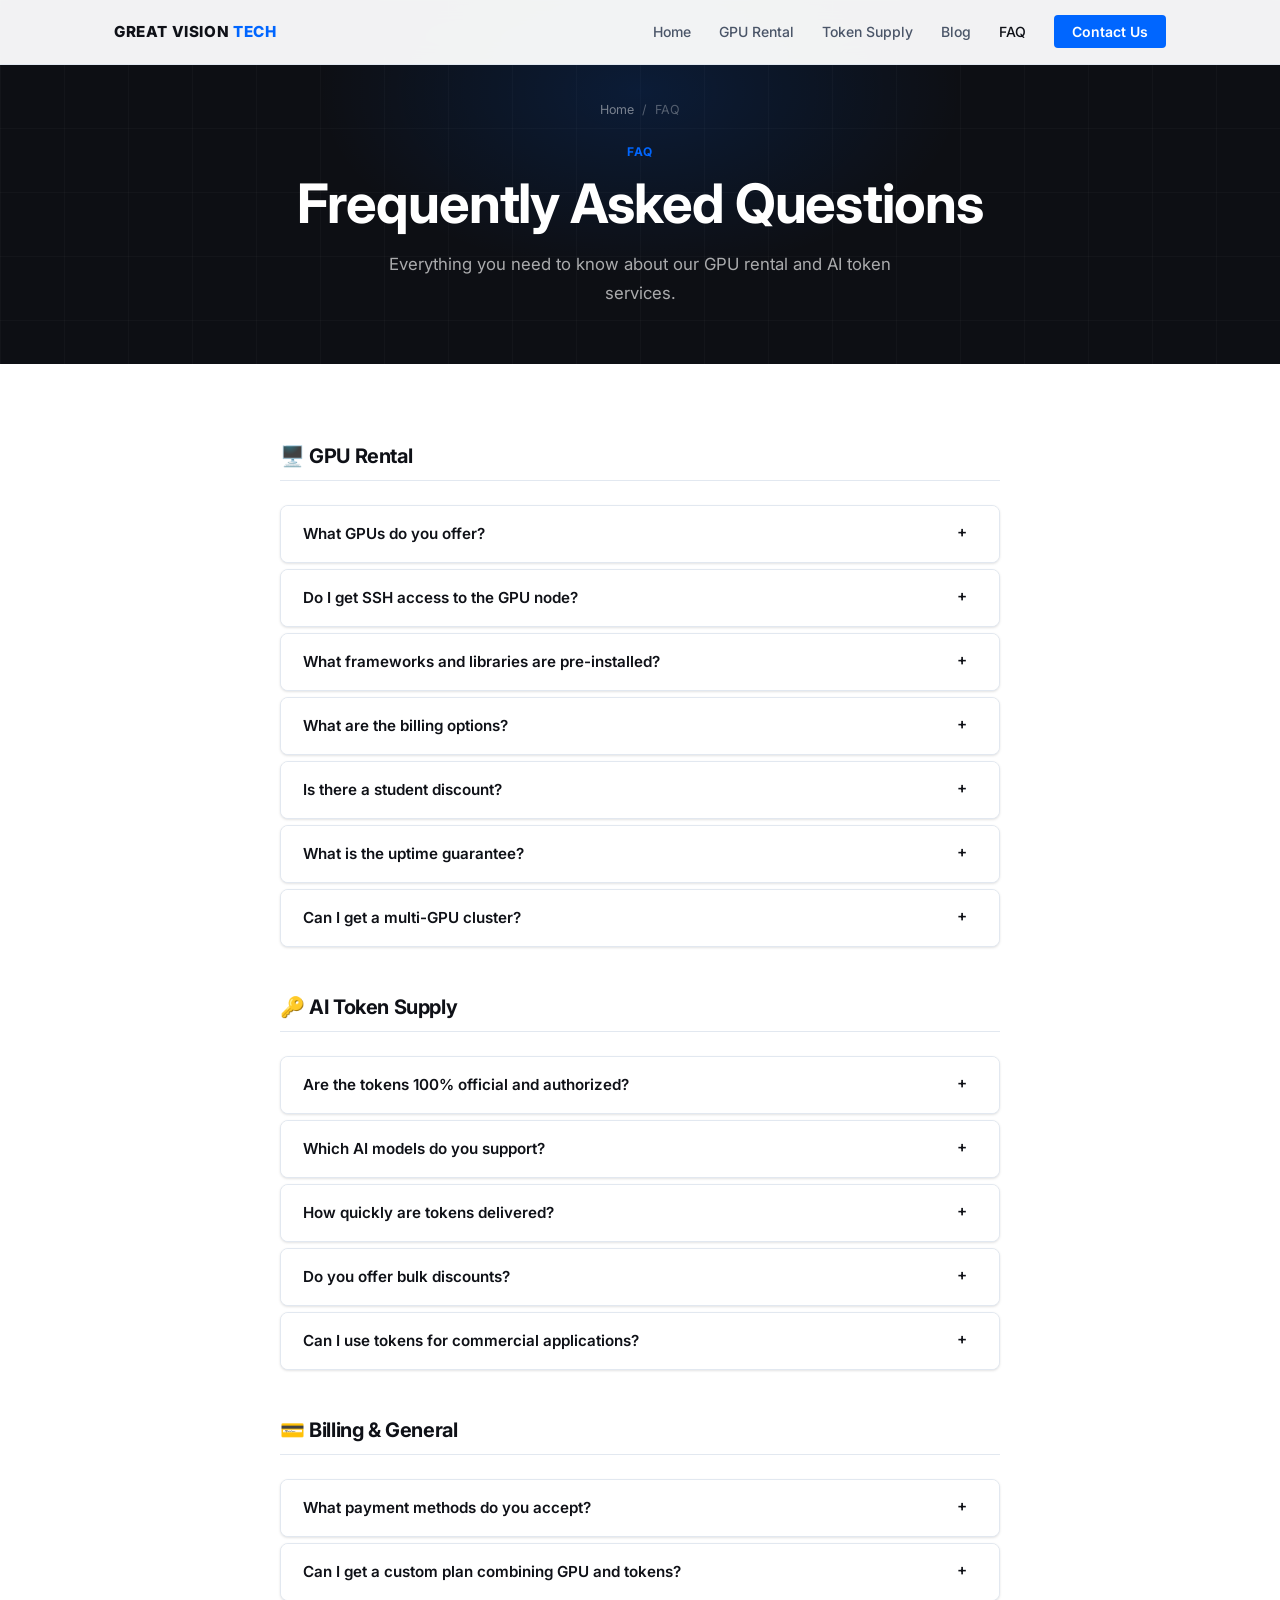
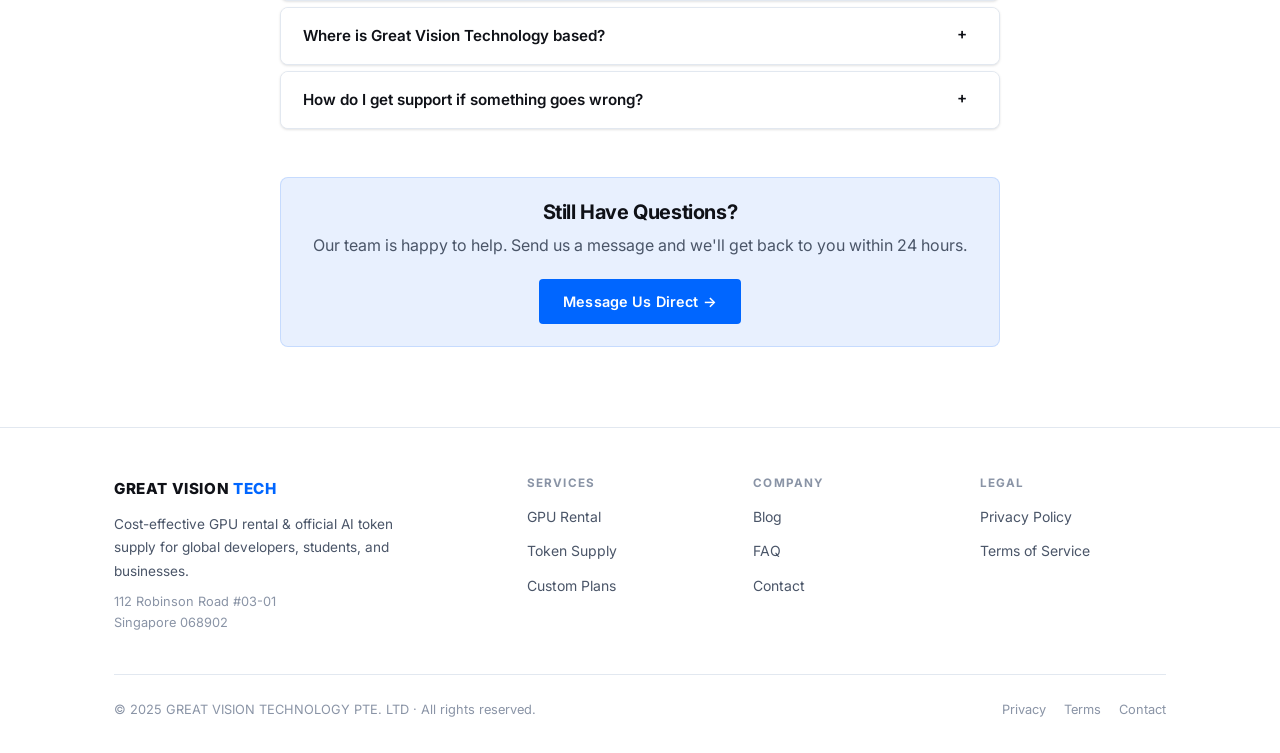
<file: faq.html>
<!DOCTYPE html>
<html lang="en">
<head>
  <meta charset="UTF-8" />
  <meta name="viewport" content="width=device-width, initial-scale=1.0" />

  <!-- Primary SEO -->
  <title>FAQ: GPU Rental & AI Token Questions | Great Vision Technology</title>
  <meta name="description" content="Answers to common questions about GPU rental (H100, A100, RTX 4090), AI token purchasing (DeepSeek, Qwen, Kimi), billing, delivery and enterprise plans." />
  <meta name="keywords" content="GPU rental FAQ, AI token FAQ, H100 questions, DeepSeek token FAQ, GPU billing, AI compute questions" />
  <meta name="author" content="Great Vision Technology Pte. Ltd." />
  <meta name="robots" content="index, follow, max-snippet:-1, max-image-preview:large, max-video-preview:-1" />
  <link rel="canonical" href="https://www.greatvision.net/faq.html" />

  <!-- Open Graph -->
  <meta property="og:type" content="website" />
  <meta property="og:site_name" content="Great Vision Technology" />
  <meta property="og:title" content="FAQ: GPU Rental & AI Token Questions | Great Vision Technology" />
  <meta property="og:description" content="Answers to common questions about GPU rental and AI token purchasing, billing and enterprise plans." />
  <meta property="og:url" content="https://www.greatvision.net/faq.html" />
  <meta property="og:image" content="https://www.greatvision.net/img/og-cover.png" />

  <!-- Twitter Card -->
  <meta name="twitter:card" content="summary_large_image" />
  <meta name="twitter:title" content="FAQ: GPU Rental & AI Token Questions | Great Vision Technology" />
  <meta name="twitter:description" content="Answers to common questions about GPU rental and AI token purchasing, billing and enterprise plans." />
  <meta name="twitter:image" content="https://www.greatvision.net/img/og-cover.png" />

  <link rel="preconnect" href="https://fonts.googleapis.com" />  <link rel="preconnect" href="https://fonts.googleapis.com" />
  <link rel="preconnect" href="https://fonts.gstatic.com" crossorigin />
  <link href="https://fonts.googleapis.com/css2?family=Inter:wght@400;500;600;700;800&display=swap" rel="stylesheet" />
  <link rel="stylesheet" href="css/style.css" />
  <link rel="icon" href="data:image/svg+xml,<svg xmlns='http://www.w3.org/2000/svg' viewBox='0 0 100 100'><text y='.9em' font-size='90'>⚡</text></svg>" />
</head>
<body>

  <!-- ===== NAVBAR ===== -->
  <nav class="navbar">
    <div class="container nav-inner">
      <a href="index.html" class="nav-logo">GREAT VISION <span>TECH</span></a>
      <ul class="nav-links">
        <li><a href="index.html" data-page="index.html">Home</a></li>
        <li><a href="gpu-rental.html" data-page="gpu-rental.html">GPU Rental</a></li>
        <li><a href="token-supply.html" data-page="token-supply.html">Token Supply</a></li>
        <li><a href="blog.html" data-page="blog.html">Blog</a></li>
        <li><a href="faq.html" data-page="faq.html">FAQ</a></li>
        <li><a href="contact.html" class="nav-cta" data-page="contact.html">Contact Us</a></li>
      </ul>
      <button class="nav-toggle" aria-label="Toggle navigation">
        <span></span><span></span><span></span>
      </button>
    </div>
  </nav>

  <!-- ===== PAGE HERO ===== -->
  <div class="page-hero">
    <div class="container">
      <div class="breadcrumb">
        <a href="index.html">Home</a>
        <span>/</span>
        <span>FAQ</span>
      </div>
      <span class="section-tag">FAQ</span>
      <h1>Frequently Asked Questions</h1>
      <p>Everything you need to know about our GPU rental and AI token services.</p>
    </div>
  </div>

  <!-- ===== FAQ CONTENT ===== -->
  <section>
    <div class="container">

      <!-- GPU Rental FAQs -->
      <div style="max-width: 720px; margin: 0 auto;">
        <h3 style="color: var(--text-primary); margin-bottom: 24px; padding-bottom: 12px; border-bottom: 1px solid var(--border);">
          🖥️ GPU Rental
        </h3>
        <div class="faq-list" style="margin-bottom: 48px;">

          <div class="faq-item">
            <button class="faq-question">
              <span>What GPUs do you offer?</span>
              <span class="faq-icon">+</span>
            </button>
            <div class="faq-answer">
              <p>We offer three tiers: <strong>RTX 4090 (24GB)</strong> for small model testing and inference, <strong>A100 (40GB/80GB)</strong> for mid/large model fine-tuning, and <strong>H100 (80GB)</strong> for large LLM training and enterprise workloads. All are available on hourly, daily, or monthly billing.</p>
            </div>
          </div>

          <div class="faq-item">
            <button class="faq-question">
              <span>Do I get SSH access to the GPU node?</span>
              <span class="faq-icon">+</span>
            </button>
            <div class="faq-answer">
              <p>Yes. You receive full SSH access with root privileges. The environment comes pre-configured with CUDA drivers, PyTorch, and TensorFlow. You can install any additional packages you need.</p>
            </div>
          </div>

          <div class="faq-item">
            <button class="faq-question">
              <span>What frameworks and libraries are pre-installed?</span>
              <span class="faq-icon">+</span>
            </button>
            <div class="faq-answer">
              <p>All nodes come with CUDA, cuDNN, PyTorch, TensorFlow, and common ML libraries pre-installed. You can also install additional packages via pip or conda. Custom environment setups are available on request.</p>
            </div>
          </div>

          <div class="faq-item">
            <button class="faq-question">
              <span>What are the billing options?</span>
              <span class="faq-icon">+</span>
            </button>
            <div class="faq-answer">
              <p>We offer <strong>hourly</strong> billing for short experiments, <strong>daily</strong> billing for project work, and <strong>monthly</strong> billing for production or long-running jobs. Monthly plans come with the best rates. Custom enterprise contracts are also available.</p>
            </div>
          </div>

          <div class="faq-item">
            <button class="faq-question">
              <span>Is there a student discount?</span>
              <span class="faq-icon">+</span>
            </button>
            <div class="faq-answer">
              <p>Yes! Verified students and academic researchers receive special discounted rates. Contact us with your student/institutional email to apply for the academic discount.</p>
            </div>
          </div>

          <div class="faq-item">
            <button class="faq-question">
              <span>What is the uptime guarantee?</span>
              <span class="faq-icon">+</span>
            </button>
            <div class="faq-answer">
              <p>We maintain a 99.9% uptime SLA for all GPU nodes. Our infrastructure is hosted in certified Chinese data centers with redundant power and network connectivity. In the rare event of downtime, we will compensate with additional compute time.</p>
            </div>
          </div>

          <div class="faq-item">
            <button class="faq-question">
              <span>Can I get a multi-GPU cluster?</span>
              <span class="faq-icon">+</span>
            </button>
            <div class="faq-answer">
              <p>Yes. We support multi-GPU configurations for distributed training. Contact us with your requirements — number of GPUs, interconnect needs (NVLink/InfiniBand), and duration — and we'll prepare a custom enterprise quote.</p>
            </div>
          </div>

        </div>

        <!-- Token Supply FAQs -->
        <h3 style="color: var(--text-primary); margin-bottom: 24px; padding-bottom: 12px; border-bottom: 1px solid var(--border);">
          🔑 AI Token Supply
        </h3>
        <div class="faq-list" style="margin-bottom: 48px;">

          <div class="faq-item">
            <button class="faq-question">
              <span>Are the tokens 100% official and authorized?</span>
              <span class="faq-icon">+</span>
            </button>
            <div class="faq-answer">
              <p>Yes, absolutely. All tokens are sourced directly from official channels and are 100% authorized and compliant. We do not deal in gray-market or third-party tokens. Your API calls will work reliably without risk of account suspension.</p>
            </div>
          </div>

          <div class="faq-item">
            <button class="faq-question">
              <span>Which AI models do you support?</span>
              <span class="faq-icon">+</span>
            </button>
            <div class="faq-answer">
              <p>We currently support: <strong>Deepseek</strong> (V3/R1), <strong>Qwen</strong> (2.5 series), <strong>Hunyuan</strong> (Tencent), <strong>Doubao</strong> (ByteDance), <strong>Maxmin/MiniMax</strong>, and <strong>Kimi</strong> (Moonshot AI). More models are being added — contact us if you need a specific model.</p>
            </div>
          </div>

          <div class="faq-item">
            <button class="faq-question">
              <span>How quickly are tokens delivered?</span>
              <span class="faq-icon">+</span>
            </button>
            <div class="faq-answer">
              <p>Tokens are delivered instantly after payment confirmation in most cases. For large enterprise orders, delivery may take up to a few hours. We will confirm the exact timeline when you place your order.</p>
            </div>
          </div>

          <div class="faq-item">
            <button class="faq-question">
              <span>Do you offer bulk discounts?</span>
              <span class="faq-icon">+</span>
            </button>
            <div class="faq-answer">
              <p>Yes. We offer tiered volume pricing — the more tokens you purchase, the lower the per-token cost. We have packages for individual developers, small teams, and enterprise customers. Contact us for a custom quote based on your estimated monthly usage.</p>
            </div>
          </div>

          <div class="faq-item">
            <button class="faq-question">
              <span>Can I use tokens for commercial applications?</span>
              <span class="faq-icon">+</span>
            </button>
            <div class="faq-answer">
              <p>Yes, all tokens we supply are authorized for commercial use, subject to each model provider's terms of service. We can provide documentation for enterprise compliance requirements upon request.</p>
            </div>
          </div>

        </div>

        <!-- General FAQs -->
        <h3 style="color: var(--text-primary); margin-bottom: 24px; padding-bottom: 12px; border-bottom: 1px solid var(--border);">
          💳 Billing &amp; General
        </h3>
        <div class="faq-list" style="margin-bottom: 48px;">

          <div class="faq-item">
            <button class="faq-question">
              <span>What payment methods do you accept?</span>
              <span class="faq-icon">+</span>
            </button>
            <div class="faq-answer">
              <p>We support major global payment methods including credit/debit cards, bank transfers, and select cryptocurrency options. Contact us to confirm available payment methods for your region.</p>
            </div>
          </div>

          <div class="faq-item">
            <button class="faq-question">
              <span>Can I get a custom plan combining GPU and tokens?</span>
              <span class="faq-icon">+</span>
            </button>
            <div class="faq-answer">
              <p>Absolutely. We offer bundled plans that combine GPU compute and AI token packages. This is popular with developers who need both infrastructure and model access. Contact us to discuss a combined package.</p>
            </div>
          </div>

          <div class="faq-item">
            <button class="faq-question">
              <span>Where is Great Vision Technology based?</span>
              <span class="faq-icon">+</span>
            </button>
            <div class="faq-answer">
              <p>We are registered in Singapore: <strong>GREAT VISION TECHNOLOGY PTE. LTD</strong>, 112 Robinson Road #03-01, Robinson 112, Singapore 068902. We serve customers globally.</p>
            </div>
          </div>

          <div class="faq-item">
            <button class="faq-question">
              <span>How do I get support if something goes wrong?</span>
              <span class="faq-icon">+</span>
            </button>
            <div class="faq-answer">
              <p>Our technical support team is available 24/7. You can reach us via email at <a href="mailto:info@great-vision.com">info@great-vision.com</a> or through the contact form on our website. We aim to respond within 2 hours for critical issues.</p>
            </div>
          </div>

        </div>

        <!-- Still have questions -->
        <div class="highlight-box fade-in" style="text-align: center;">
          <h3 style="color: var(--text-primary); margin-bottom: 8px;">Still Have Questions?</h3>
          <p style="margin-bottom: 20px;">Our team is happy to help. Send us a message and we'll get back to you within 24 hours.</p>
          <a href="contact.html" class="btn btn-primary">Message Us Direct →</a>
        </div>
      </div>

    </div>
  </section>

  <!-- ===== FOOTER ===== -->
  <footer class="footer">
    <div class="container">
      <div class="footer-grid">
        <div class="footer-brand">
          <a href="index.html" class="nav-logo">GREAT VISION <span style="color: var(--accent);">TECH</span></a>
          <p>Cost-effective GPU rental &amp; official AI token supply for global developers, students, and businesses.</p>
          <p style="margin-top: 8px; font-size: 0.8rem; color: var(--text-muted);">112 Robinson Road #03-01<br />Singapore 068902</p>
        </div>
        <div class="footer-col">
          <h4>Services</h4>
          <ul>
            <li><a href="gpu-rental.html">GPU Rental</a></li>
            <li><a href="token-supply.html">Token Supply</a></li>
            <li><a href="contact.html">Custom Plans</a></li>
          </ul>
        </div>
        <div class="footer-col">
          <h4>Company</h4>
          <ul>
            <li><a href="blog.html">Blog</a></li>
            <li><a href="faq.html">FAQ</a></li>
            <li><a href="contact.html">Contact</a></li>
          </ul>
        </div>
        <div class="footer-col">
          <h4>Legal</h4>
          <ul>
            <li><a href="privacy.html">Privacy Policy</a></li>
            <li><a href="terms.html">Terms of Service</a></li>
          </ul>
        </div>
      </div>
      <div class="footer-bottom">
        <p>© 2025 GREAT VISION TECHNOLOGY PTE. LTD · All rights reserved.</p>
        <div class="footer-bottom-links">
          <a href="privacy.html">Privacy</a>
          <a href="terms.html">Terms</a>
          <a href="contact.html">Contact</a>
        </div>
      </div>
    </div>
  </footer>

  <script src="js/main.js"></script>
</body>
</html>
</file>
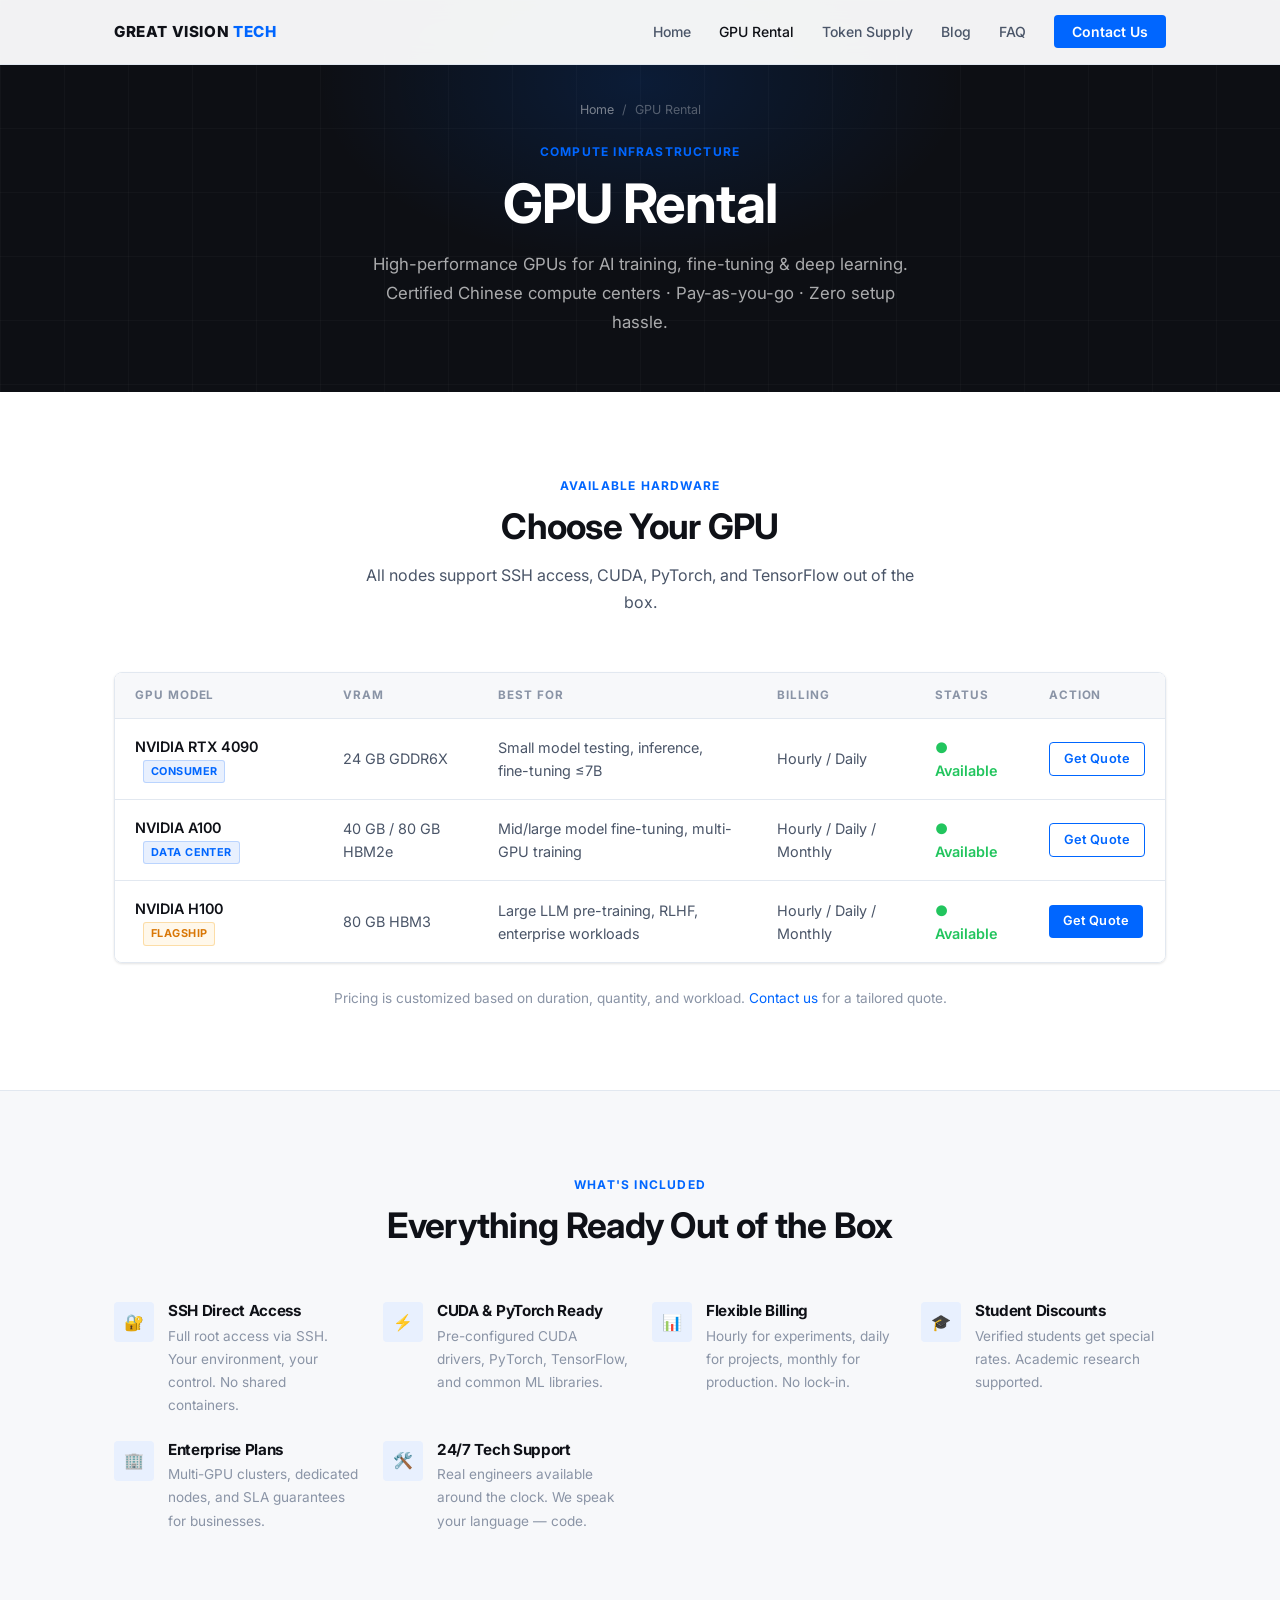
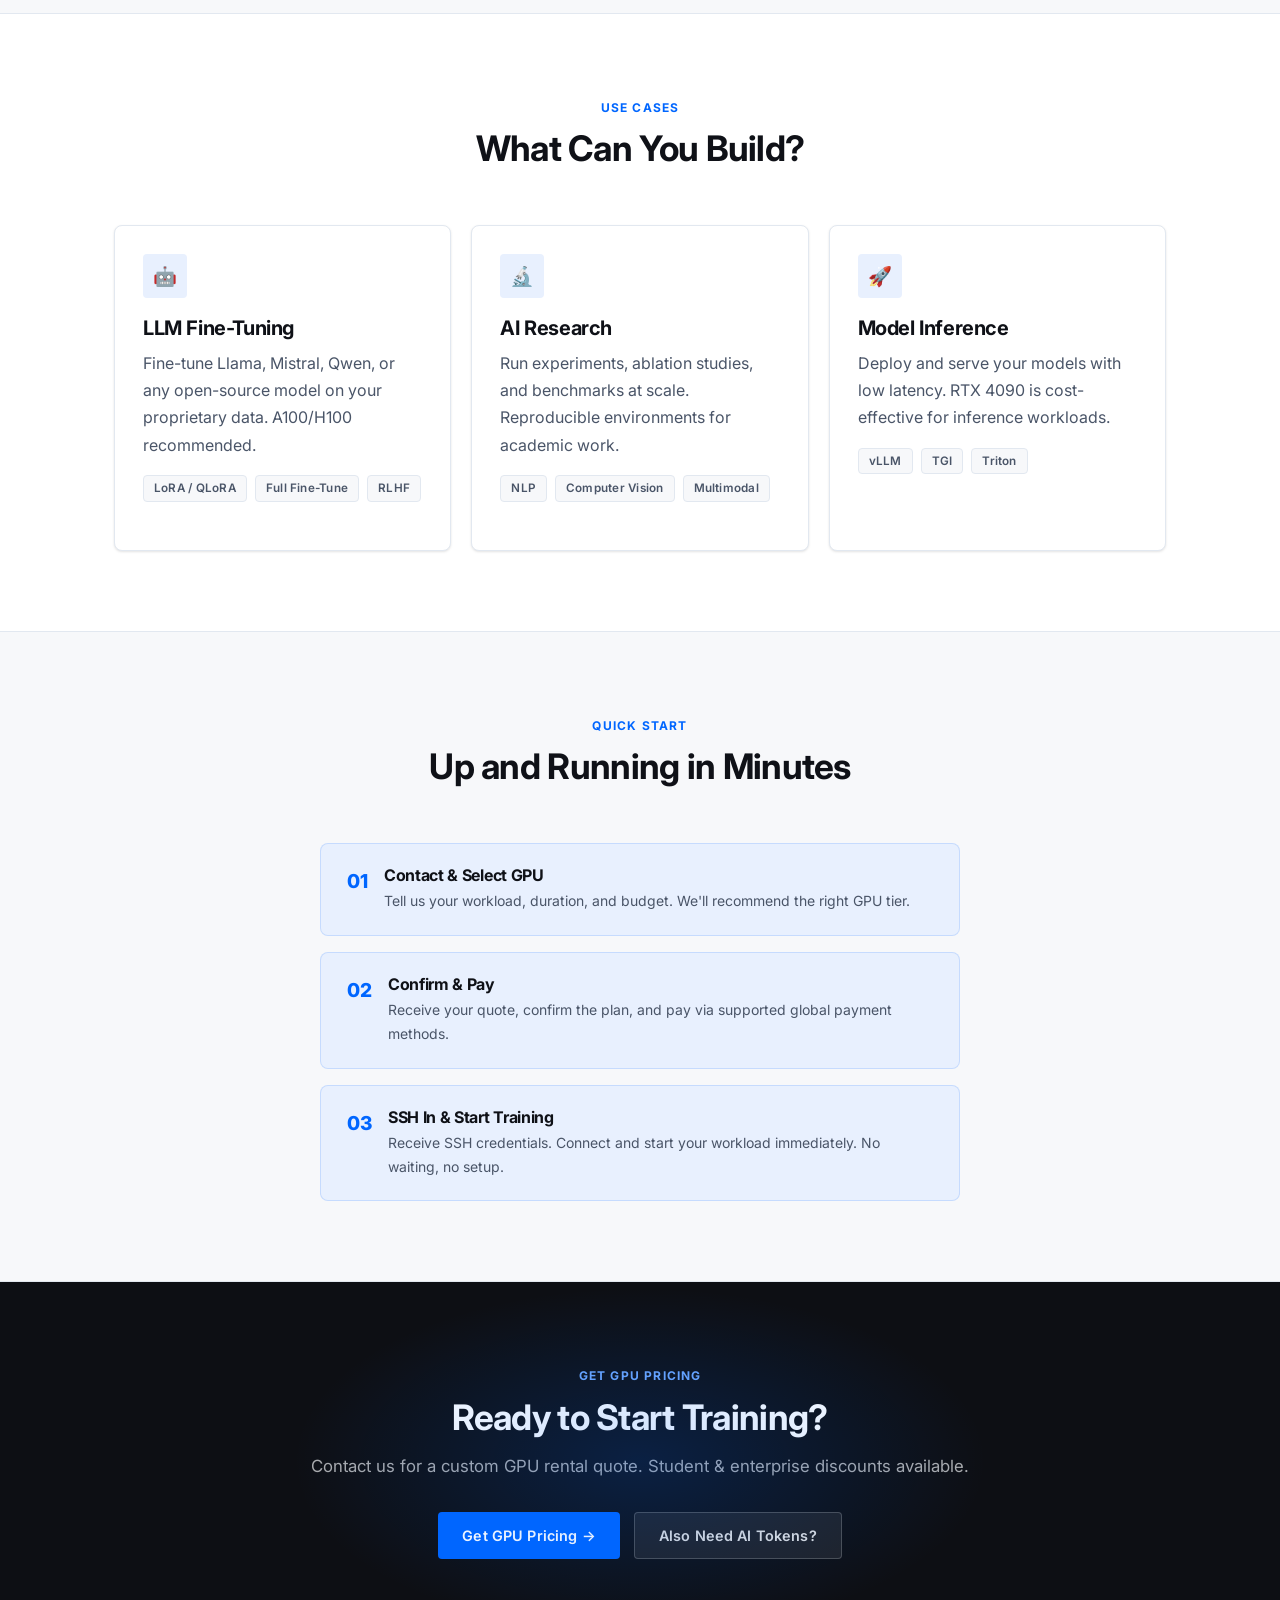
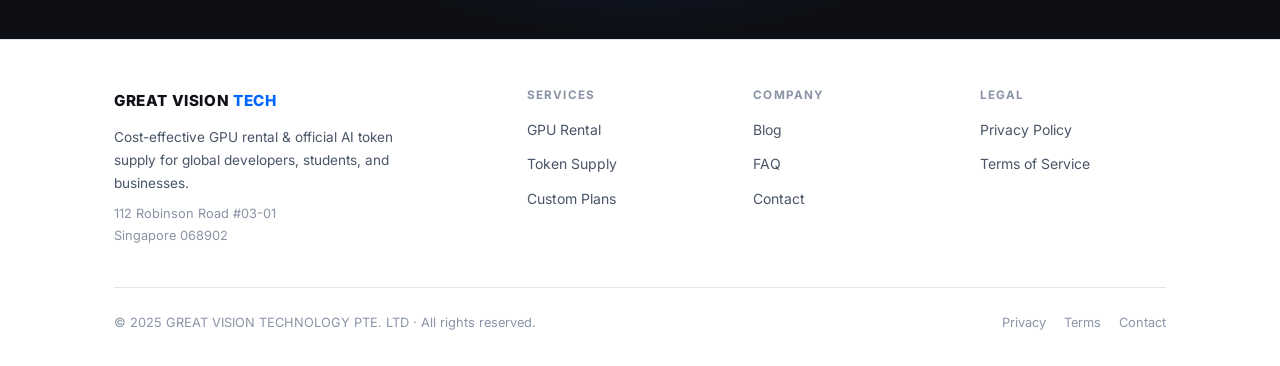
<file: gpu-rental.html>
<!DOCTYPE html>
<html lang="en">
<head>
  <meta charset="UTF-8" />
  <meta name="viewport" content="width=device-width, initial-scale=1.0" />

  <!-- Primary SEO -->
  <title>H100 / A100 / RTX 4090 GPU Rental | Hourly & Monthly | Great Vision Technology</title>
  <meta name="description" content="Rent enterprise-grade H100 80G, A100 40G/80G and RTX 4090 24G GPUs by the hour, day or month. SSH-ready, CUDA/PyTorch compatible. Student discounts available. Singapore-based provider." />
  <meta name="keywords" content="H100 rental, A100 rental, RTX 4090 rental, GPU cloud rental, GPU hourly rental, AI training GPU, deep learning compute, CUDA GPU, cheap H100, GPU Singapore" />
  <meta name="author" content="Great Vision Technology Pte. Ltd." />
  <meta name="robots" content="index, follow, max-snippet:-1, max-image-preview:large, max-video-preview:-1" />
  <link rel="canonical" href="https://www.greatvision.net/gpu-rental.html" />

  <!-- Open Graph -->
  <meta property="og:type" content="website" />
  <meta property="og:site_name" content="Great Vision Technology" />
  <meta property="og:title" content="H100 / A100 / RTX 4090 GPU Rental | Great Vision Technology" />
  <meta property="og:description" content="Rent enterprise-grade H100, A100, RTX 4090 GPUs by the hour. SSH-ready, CUDA compatible. Student discounts available." />
  <meta property="og:url" content="https://www.greatvision.net/gpu-rental.html" />
  <meta property="og:image" content="https://www.greatvision.net/img/og-cover.png" />

  <!-- Twitter Card -->
  <meta name="twitter:card" content="summary_large_image" />
  <meta name="twitter:title" content="H100 / A100 / RTX 4090 GPU Rental | Great Vision Technology" />
  <meta name="twitter:description" content="Rent enterprise-grade H100, A100, RTX 4090 GPUs by the hour. SSH-ready, CUDA compatible." />
  <meta name="twitter:image" content="https://www.greatvision.net/img/og-cover.png" />

  <!-- JSON-LD Structured Data -->
  <script type="application/ld+json">
  {
    "@context": "https://schema.org",
    "@type": "Service",
    "name": "GPU Rental Service",
    "provider": {
      "@type": "Organization",
      "name": "Great Vision Technology Pte. Ltd.",
      "url": "https://www.greatvision.net"
    },
    "description": "Enterprise-grade GPU rental including H100 80G, A100 40G/80G and RTX 4090 24G. Hourly, daily and monthly billing. SSH-ready, CUDA and PyTorch compatible.",
    "serviceType": "GPU Cloud Computing",
    "areaServed": "Worldwide",
    "hasOfferCatalog": {
      "@type": "OfferCatalog",
      "name": "GPU Rental Plans",
      "itemListElement": [
        { "@type": "Offer", "name": "H100 80G SXM5", "description": "NVIDIA H100 80GB SXM5 GPU rental" },
        { "@type": "Offer", "name": "A100 80G / 40G", "description": "NVIDIA A100 80GB or 40GB GPU rental" },
        { "@type": "Offer", "name": "RTX 4090 24G", "description": "NVIDIA RTX 4090 24GB GPU rental" }
      ]
    }
  }
  </script>

  <link rel="preconnect" href="https://fonts.googleapis.com" />
  <link rel="preconnect" href="https://fonts.gstatic.com" crossorigin />
  <link href="https://fonts.googleapis.com/css2?family=Inter:wght@400;500;600;700;800&display=swap" rel="stylesheet" />
  <link rel="stylesheet" href="css/style.css" />
  <link rel="icon" href="data:image/svg+xml,<svg xmlns='http://www.w3.org/2000/svg' viewBox='0 0 100 100'><text y='.9em' font-size='90'>⚡</text></svg>" />
</head>
<body>

  <!-- ===== NAVBAR ===== -->
  <nav class="navbar">
    <div class="container nav-inner">
      <a href="index.html" class="nav-logo">GREAT VISION <span>TECH</span></a>
      <ul class="nav-links">
        <li><a href="index.html" data-page="index.html">Home</a></li>
        <li><a href="gpu-rental.html" data-page="gpu-rental.html">GPU Rental</a></li>
        <li><a href="token-supply.html" data-page="token-supply.html">Token Supply</a></li>
        <li><a href="blog.html" data-page="blog.html">Blog</a></li>
        <li><a href="faq.html" data-page="faq.html">FAQ</a></li>
        <li><a href="contact.html" class="nav-cta" data-page="contact.html">Contact Us</a></li>
      </ul>
      <button class="nav-toggle" aria-label="Toggle navigation">
        <span></span><span></span><span></span>
      </button>
    </div>
  </nav>

  <!-- ===== PAGE HERO ===== -->
  <div class="page-hero">
    <div class="container">
      <div class="breadcrumb">
        <a href="index.html">Home</a>
        <span>/</span>
        <span>GPU Rental</span>
      </div>
      <span class="section-tag">Compute Infrastructure</span>
      <h1>GPU Rental</h1>
      <p>High-performance GPUs for AI training, fine-tuning &amp; deep learning.<br />
      Certified Chinese compute centers · Pay-as-you-go · Zero setup hassle.</p>
    </div>
  </div>

  <!-- ===== GPU SPECS TABLE ===== -->
  <section>
    <div class="container">
      <div class="section-header fade-in">
        <span class="section-tag">Available Hardware</span>
        <h2>Choose Your GPU</h2>
        <p>All nodes support SSH access, CUDA, PyTorch, and TensorFlow out of the box.</p>
      </div>

      <div class="gpu-table-wrapper fade-in">
        <table class="gpu-table">
          <thead>
            <tr>
              <th>GPU Model</th>
              <th>VRAM</th>
              <th>Best For</th>
              <th>Billing</th>
              <th>Status</th>
              <th>Action</th>
            </tr>
          </thead>
          <tbody>
            <tr>
              <td>
                <span class="gpu-name">NVIDIA RTX 4090</span>
                <span class="gpu-badge">CONSUMER</span>
              </td>
              <td>24 GB GDDR6X</td>
              <td>Small model testing, inference, fine-tuning ≤7B</td>
              <td>Hourly / Daily</td>
              <td><span style="color: #22c55e; font-weight: 600;">● Available</span></td>
              <td><a href="contact.html" class="btn btn-outline" style="padding: 6px 14px; font-size: 0.8rem;">Get Quote</a></td>
            </tr>
            <tr>
              <td>
                <span class="gpu-name">NVIDIA A100</span>
                <span class="gpu-badge">DATA CENTER</span>
              </td>
              <td>40 GB / 80 GB HBM2e</td>
              <td>Mid/large model fine-tuning, multi-GPU training</td>
              <td>Hourly / Daily / Monthly</td>
              <td><span style="color: #22c55e; font-weight: 600;">● Available</span></td>
              <td><a href="contact.html" class="btn btn-outline" style="padding: 6px 14px; font-size: 0.8rem;">Get Quote</a></td>
            </tr>
            <tr>
              <td>
                <span class="gpu-name">NVIDIA H100</span>
                <span class="gpu-badge pro">FLAGSHIP</span>
              </td>
              <td>80 GB HBM3</td>
              <td>Large LLM pre-training, RLHF, enterprise workloads</td>
              <td>Hourly / Daily / Monthly</td>
              <td><span style="color: #22c55e; font-weight: 600;">● Available</span></td>
              <td><a href="contact.html" class="btn btn-primary" style="padding: 6px 14px; font-size: 0.8rem;">Get Quote</a></td>
            </tr>
          </tbody>
        </table>
      </div>
      <p class="pricing-note">Pricing is customized based on duration, quantity, and workload. <a href="contact.html">Contact us</a> for a tailored quote.</p>
    </div>
  </section>

  <!-- ===== FEATURES ===== -->
  <section style="background: var(--bg-secondary); border-top: 1px solid var(--border); border-bottom: 1px solid var(--border);">
    <div class="container">
      <div class="section-header fade-in">
        <span class="section-tag">What's Included</span>
        <h2>Everything Ready Out of the Box</h2>
      </div>
      <div class="features-grid">
        <div class="feature-item fade-in">
          <div class="feature-icon">🔐</div>
          <div class="feature-text">
            <h4>SSH Direct Access</h4>
            <p>Full root access via SSH. Your environment, your control. No shared containers.</p>
          </div>
        </div>
        <div class="feature-item fade-in">
          <div class="feature-icon">⚡</div>
          <div class="feature-text">
            <h4>CUDA &amp; PyTorch Ready</h4>
            <p>Pre-configured CUDA drivers, PyTorch, TensorFlow, and common ML libraries.</p>
          </div>
        </div>
        <div class="feature-item fade-in">
          <div class="feature-icon">📊</div>
          <div class="feature-text">
            <h4>Flexible Billing</h4>
            <p>Hourly for experiments, daily for projects, monthly for production. No lock-in.</p>
          </div>
        </div>
        <div class="feature-item fade-in">
          <div class="feature-icon">🎓</div>
          <div class="feature-text">
            <h4>Student Discounts</h4>
            <p>Verified students get special rates. Academic research supported.</p>
          </div>
        </div>
        <div class="feature-item fade-in">
          <div class="feature-icon">🏢</div>
          <div class="feature-text">
            <h4>Enterprise Plans</h4>
            <p>Multi-GPU clusters, dedicated nodes, and SLA guarantees for businesses.</p>
          </div>
        </div>
        <div class="feature-item fade-in">
          <div class="feature-icon">🛠️</div>
          <div class="feature-text">
            <h4>24/7 Tech Support</h4>
            <p>Real engineers available around the clock. We speak your language — code.</p>
          </div>
        </div>
      </div>
    </div>
  </section>

  <!-- ===== USE CASES ===== -->
  <section>
    <div class="container">
      <div class="section-header fade-in">
        <span class="section-tag">Use Cases</span>
        <h2>What Can You Build?</h2>
      </div>
      <div class="services-grid">
        <div class="card fade-in">
          <div class="card-icon">🤖</div>
          <h3>LLM Fine-Tuning</h3>
          <p>Fine-tune Llama, Mistral, Qwen, or any open-source model on your proprietary data. A100/H100 recommended.</p>
          <div class="tag-list" style="margin-top: 16px;">
            <span class="tag dark">LoRA / QLoRA</span>
            <span class="tag dark">Full Fine-Tune</span>
            <span class="tag dark">RLHF</span>
          </div>
        </div>
        <div class="card fade-in">
          <div class="card-icon">🔬</div>
          <h3>AI Research</h3>
          <p>Run experiments, ablation studies, and benchmarks at scale. Reproducible environments for academic work.</p>
          <div class="tag-list" style="margin-top: 16px;">
            <span class="tag dark">NLP</span>
            <span class="tag dark">Computer Vision</span>
            <span class="tag dark">Multimodal</span>
          </div>
        </div>
        <div class="card fade-in">
          <div class="card-icon">🚀</div>
          <h3>Model Inference</h3>
          <p>Deploy and serve your models with low latency. RTX 4090 is cost-effective for inference workloads.</p>
          <div class="tag-list" style="margin-top: 16px;">
            <span class="tag dark">vLLM</span>
            <span class="tag dark">TGI</span>
            <span class="tag dark">Triton</span>
          </div>
        </div>
      </div>
    </div>
  </section>

  <!-- ===== QUICK START ===== -->
  <section style="background: var(--bg-secondary); border-top: 1px solid var(--border); border-bottom: 1px solid var(--border);">
    <div class="container">
      <div class="section-header fade-in">
        <span class="section-tag">Quick Start</span>
        <h2>Up and Running in Minutes</h2>
      </div>
      <div style="max-width: 640px; margin: 0 auto; display: flex; flex-direction: column; gap: 16px;">
        <div class="highlight-box fade-in" style="display: flex; gap: 16px; align-items: flex-start;">
          <span style="color: var(--accent); font-weight: 800; font-size: 1.2rem; flex-shrink: 0;">01</span>
          <div>
            <h4 style="color: var(--text-primary); margin-bottom: 4px;">Contact &amp; Select GPU</h4>
            <p style="font-size: 0.875rem;">Tell us your workload, duration, and budget. We'll recommend the right GPU tier.</p>
          </div>
        </div>
        <div class="highlight-box fade-in" style="display: flex; gap: 16px; align-items: flex-start;">
          <span style="color: var(--accent); font-weight: 800; font-size: 1.2rem; flex-shrink: 0;">02</span>
          <div>
            <h4 style="color: var(--text-primary); margin-bottom: 4px;">Confirm &amp; Pay</h4>
            <p style="font-size: 0.875rem;">Receive your quote, confirm the plan, and pay via supported global payment methods.</p>
          </div>
        </div>
        <div class="highlight-box fade-in" style="display: flex; gap: 16px; align-items: flex-start;">
          <span style="color: var(--accent); font-weight: 800; font-size: 1.2rem; flex-shrink: 0;">03</span>
          <div>
            <h4 style="color: var(--text-primary); margin-bottom: 4px;">SSH In &amp; Start Training</h4>
            <p style="font-size: 0.875rem;">Receive SSH credentials. Connect and start your workload immediately. No waiting, no setup.</p>
          </div>
        </div>
      </div>
    </div>
  </section>

  <!-- ===== CTA ===== -->
  <section class="cta-section">
    <div class="container">
      <span class="section-tag">Get GPU Pricing</span>
      <h2>Ready to Start Training?</h2>
      <p>Contact us for a custom GPU rental quote. Student &amp; enterprise discounts available.</p>
      <div class="cta-actions">
        <a href="contact.html" class="btn btn-primary">Get GPU Pricing →</a>
        <a href="token-supply.html" class="btn btn-dark-ghost">Also Need AI Tokens?</a>
      </div>
    </div>
  </section>

  <!-- ===== FOOTER ===== -->
  <footer class="footer">
    <div class="container">
      <div class="footer-grid">
        <div class="footer-brand">
          <a href="index.html" class="nav-logo">GREAT VISION <span style="color: var(--accent);">TECH</span></a>
          <p>Cost-effective GPU rental &amp; official AI token supply for global developers, students, and businesses.</p>
          <p style="margin-top: 8px; font-size: 0.8rem; color: var(--text-muted);">112 Robinson Road #03-01<br />Singapore 068902</p>
        </div>
        <div class="footer-col">
          <h4>Services</h4>
          <ul>
            <li><a href="gpu-rental.html">GPU Rental</a></li>
            <li><a href="token-supply.html">Token Supply</a></li>
            <li><a href="contact.html">Custom Plans</a></li>
          </ul>
        </div>
        <div class="footer-col">
          <h4>Company</h4>
          <ul>
            <li><a href="blog.html">Blog</a></li>
            <li><a href="faq.html">FAQ</a></li>
            <li><a href="contact.html">Contact</a></li>
          </ul>
        </div>
        <div class="footer-col">
          <h4>Legal</h4>
          <ul>
            <li><a href="privacy.html">Privacy Policy</a></li>
            <li><a href="terms.html">Terms of Service</a></li>
          </ul>
        </div>
      </div>
      <div class="footer-bottom">
        <p>© 2025 GREAT VISION TECHNOLOGY PTE. LTD · All rights reserved.</p>
        <div class="footer-bottom-links">
          <a href="privacy.html">Privacy</a>
          <a href="terms.html">Terms</a>
          <a href="contact.html">Contact</a>
        </div>
      </div>
    </div>
  </footer>

  <script src="js/main.js"></script>
</body>
</html>
</file>
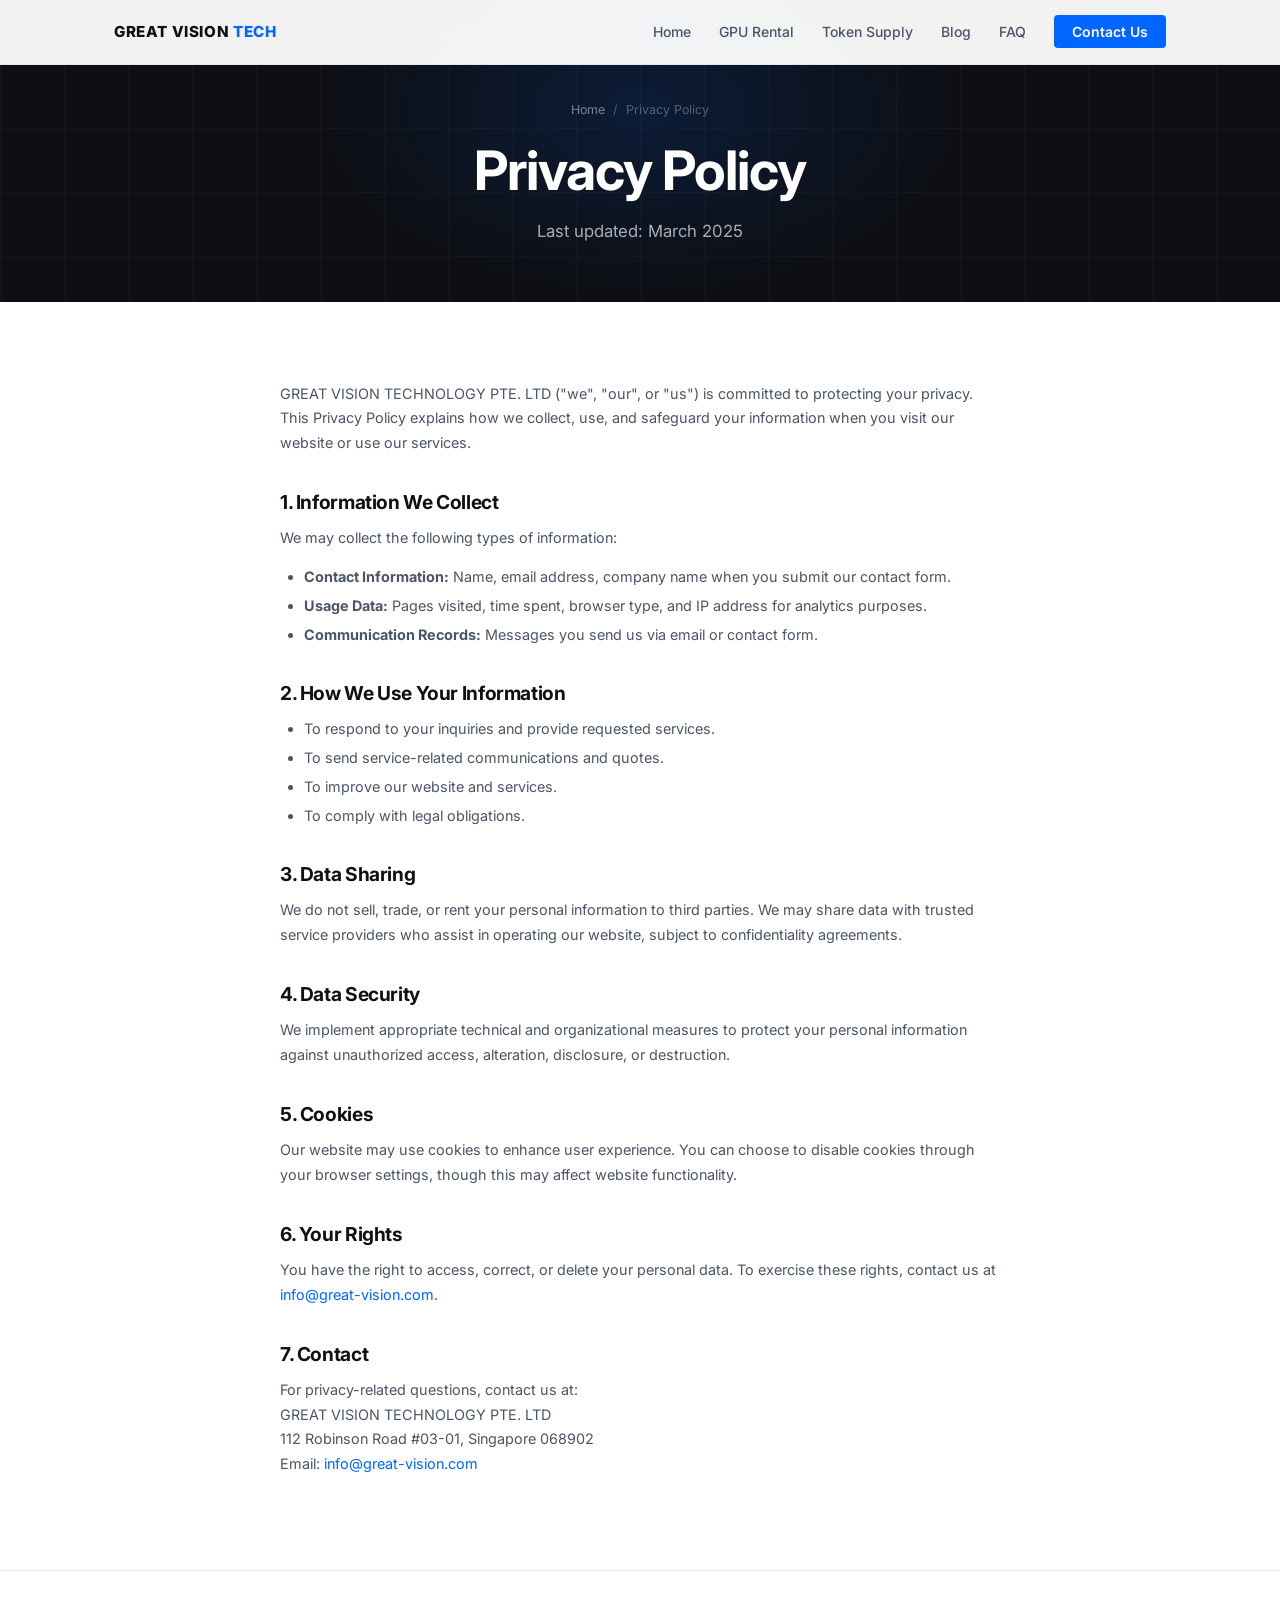
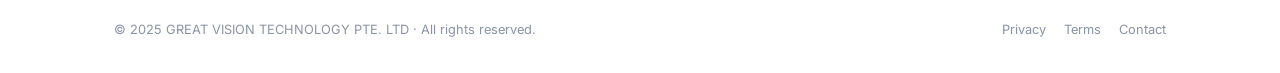
<file: privacy.html>
<!DOCTYPE html>
<html lang="en">
<head>
  <meta charset="UTF-8" />
  <meta name="viewport" content="width=device-width, initial-scale=1.0" />
  <title>Privacy Policy | Great Vision Tech</title>
  <meta name="description" content="Privacy Policy for Great Vision Technology PTE. LTD." />
  <link rel="preconnect" href="https://fonts.googleapis.com" />
  <link rel="preconnect" href="https://fonts.gstatic.com" crossorigin />
  <link href="https://fonts.googleapis.com/css2?family=Inter:wght@400;500;600;700;800&display=swap" rel="stylesheet" />
  <link rel="stylesheet" href="css/style.css" />
  <link rel="icon" href="data:image/svg+xml,<svg xmlns='http://www.w3.org/2000/svg' viewBox='0 0 100 100'><text y='.9em' font-size='90'>⚡</text></svg>" />
  <style>
    .legal-content { max-width: 720px; margin: 0 auto; }
    .legal-content h2 { color: var(--text-primary); font-size: 1.2rem; margin: 36px 0 12px; }
    .legal-content h3 { color: var(--text-primary); font-size: 1rem; margin: 24px 0 8px; }
    .legal-content p { font-size: 0.9rem; margin-bottom: 14px; }
    .legal-content ul { list-style: disc; padding-left: 24px; margin-bottom: 14px; }
    .legal-content ul li { font-size: 0.9rem; color: var(--text-secondary); margin-bottom: 6px; }
  </style>
</head>
<body>

  <nav class="navbar">
    <div class="container nav-inner">
      <a href="index.html" class="nav-logo">GREAT VISION <span>TECH</span></a>
      <ul class="nav-links">
        <li><a href="index.html">Home</a></li>
        <li><a href="gpu-rental.html">GPU Rental</a></li>
        <li><a href="token-supply.html">Token Supply</a></li>
        <li><a href="blog.html">Blog</a></li>
        <li><a href="faq.html">FAQ</a></li>
        <li><a href="contact.html" class="nav-cta">Contact Us</a></li>
      </ul>
      <button class="nav-toggle" aria-label="Toggle navigation">
        <span></span><span></span><span></span>
      </button>
    </div>
  </nav>

  <div class="page-hero">
    <div class="container">
      <div class="breadcrumb">
        <a href="index.html">Home</a>
        <span>/</span>
        <span>Privacy Policy</span>
      </div>
      <h1>Privacy Policy</h1>
      <p>Last updated: March 2025</p>
    </div>
  </div>

  <section>
    <div class="container">
      <div class="legal-content">
        <p>GREAT VISION TECHNOLOGY PTE. LTD ("we", "our", or "us") is committed to protecting your privacy. This Privacy Policy explains how we collect, use, and safeguard your information when you visit our website or use our services.</p>

        <h2>1. Information We Collect</h2>
        <p>We may collect the following types of information:</p>
        <ul>
          <li><strong>Contact Information:</strong> Name, email address, company name when you submit our contact form.</li>
          <li><strong>Usage Data:</strong> Pages visited, time spent, browser type, and IP address for analytics purposes.</li>
          <li><strong>Communication Records:</strong> Messages you send us via email or contact form.</li>
        </ul>

        <h2>2. How We Use Your Information</h2>
        <ul>
          <li>To respond to your inquiries and provide requested services.</li>
          <li>To send service-related communications and quotes.</li>
          <li>To improve our website and services.</li>
          <li>To comply with legal obligations.</li>
        </ul>

        <h2>3. Data Sharing</h2>
        <p>We do not sell, trade, or rent your personal information to third parties. We may share data with trusted service providers who assist in operating our website, subject to confidentiality agreements.</p>

        <h2>4. Data Security</h2>
        <p>We implement appropriate technical and organizational measures to protect your personal information against unauthorized access, alteration, disclosure, or destruction.</p>

        <h2>5. Cookies</h2>
        <p>Our website may use cookies to enhance user experience. You can choose to disable cookies through your browser settings, though this may affect website functionality.</p>

        <h2>6. Your Rights</h2>
        <p>You have the right to access, correct, or delete your personal data. To exercise these rights, contact us at <a href="mailto:info@great-vision.com">info@great-vision.com</a>.</p>

        <h2>7. Contact</h2>
        <p>For privacy-related questions, contact us at:<br />
        GREAT VISION TECHNOLOGY PTE. LTD<br />
        112 Robinson Road #03-01, Singapore 068902<br />
        Email: <a href="mailto:info@great-vision.com">info@great-vision.com</a></p>
      </div>
    </div>
  </section>

  <footer class="footer">
    <div class="container">
      <div class="footer-bottom" style="border-top: none; padding-top: 0;">
        <p>© 2025 GREAT VISION TECHNOLOGY PTE. LTD · All rights reserved.</p>
        <div class="footer-bottom-links">
          <a href="privacy.html">Privacy</a>
          <a href="terms.html">Terms</a>
          <a href="contact.html">Contact</a>
        </div>
      </div>
    </div>
  </footer>

  <script src="js/main.js"></script>
</body>
</html>
</file>
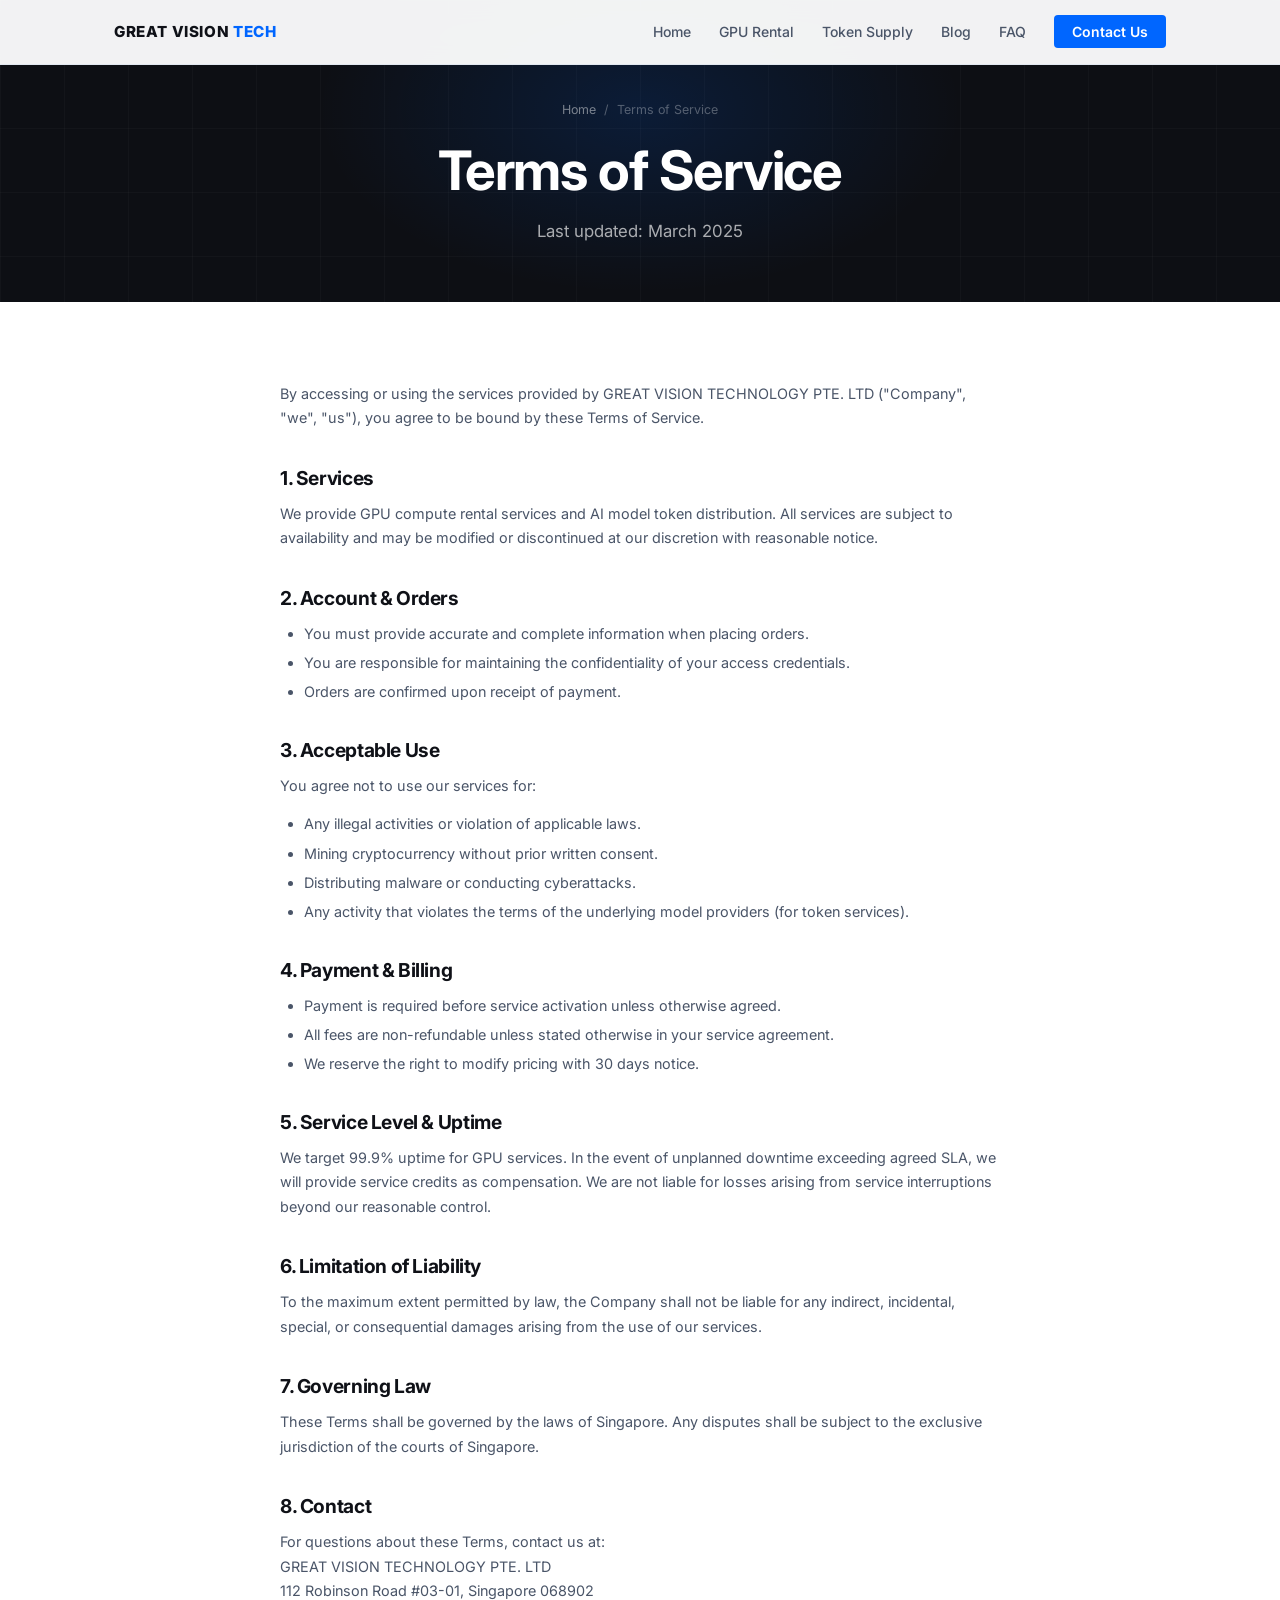
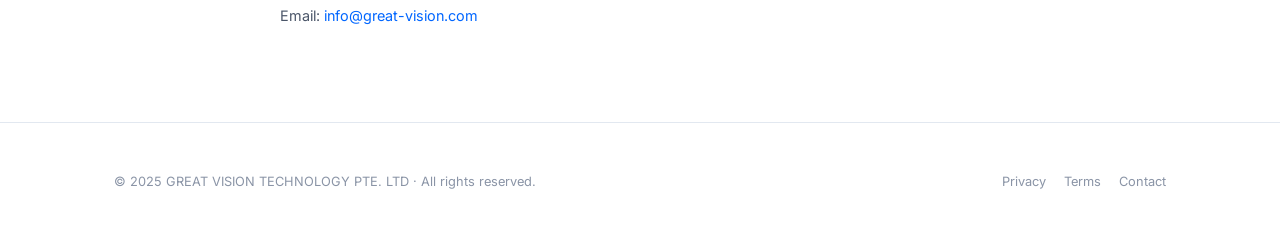
<file: terms.html>
<!DOCTYPE html>
<html lang="en">
<head>
  <meta charset="UTF-8" />
  <meta name="viewport" content="width=device-width, initial-scale=1.0" />
  <title>Terms of Service | Great Vision Tech</title>
  <meta name="description" content="Terms of Service for Great Vision Technology PTE. LTD." />
  <link rel="preconnect" href="https://fonts.googleapis.com" />
  <link rel="preconnect" href="https://fonts.gstatic.com" crossorigin />
  <link href="https://fonts.googleapis.com/css2?family=Inter:wght@400;500;600;700;800&display=swap" rel="stylesheet" />
  <link rel="stylesheet" href="css/style.css" />
  <link rel="icon" href="data:image/svg+xml,<svg xmlns='http://www.w3.org/2000/svg' viewBox='0 0 100 100'><text y='.9em' font-size='90'>⚡</text></svg>" />
  <style>
    .legal-content { max-width: 720px; margin: 0 auto; }
    .legal-content h2 { color: var(--text-primary); font-size: 1.2rem; margin: 36px 0 12px; }
    .legal-content p { font-size: 0.9rem; margin-bottom: 14px; }
    .legal-content ul { list-style: disc; padding-left: 24px; margin-bottom: 14px; }
    .legal-content ul li { font-size: 0.9rem; color: var(--text-secondary); margin-bottom: 6px; }
  </style>
</head>
<body>

  <nav class="navbar">
    <div class="container nav-inner">
      <a href="index.html" class="nav-logo">GREAT VISION <span>TECH</span></a>
      <ul class="nav-links">
        <li><a href="index.html">Home</a></li>
        <li><a href="gpu-rental.html">GPU Rental</a></li>
        <li><a href="token-supply.html">Token Supply</a></li>
        <li><a href="blog.html">Blog</a></li>
        <li><a href="faq.html">FAQ</a></li>
        <li><a href="contact.html" class="nav-cta">Contact Us</a></li>
      </ul>
      <button class="nav-toggle" aria-label="Toggle navigation">
        <span></span><span></span><span></span>
      </button>
    </div>
  </nav>

  <div class="page-hero">
    <div class="container">
      <div class="breadcrumb">
        <a href="index.html">Home</a>
        <span>/</span>
        <span>Terms of Service</span>
      </div>
      <h1>Terms of Service</h1>
      <p>Last updated: March 2025</p>
    </div>
  </div>

  <section>
    <div class="container">
      <div class="legal-content">
        <p>By accessing or using the services provided by GREAT VISION TECHNOLOGY PTE. LTD ("Company", "we", "us"), you agree to be bound by these Terms of Service.</p>

        <h2>1. Services</h2>
        <p>We provide GPU compute rental services and AI model token distribution. All services are subject to availability and may be modified or discontinued at our discretion with reasonable notice.</p>

        <h2>2. Account &amp; Orders</h2>
        <ul>
          <li>You must provide accurate and complete information when placing orders.</li>
          <li>You are responsible for maintaining the confidentiality of your access credentials.</li>
          <li>Orders are confirmed upon receipt of payment.</li>
        </ul>

        <h2>3. Acceptable Use</h2>
        <p>You agree not to use our services for:</p>
        <ul>
          <li>Any illegal activities or violation of applicable laws.</li>
          <li>Mining cryptocurrency without prior written consent.</li>
          <li>Distributing malware or conducting cyberattacks.</li>
          <li>Any activity that violates the terms of the underlying model providers (for token services).</li>
        </ul>

        <h2>4. Payment &amp; Billing</h2>
        <ul>
          <li>Payment is required before service activation unless otherwise agreed.</li>
          <li>All fees are non-refundable unless stated otherwise in your service agreement.</li>
          <li>We reserve the right to modify pricing with 30 days notice.</li>
        </ul>

        <h2>5. Service Level &amp; Uptime</h2>
        <p>We target 99.9% uptime for GPU services. In the event of unplanned downtime exceeding agreed SLA, we will provide service credits as compensation. We are not liable for losses arising from service interruptions beyond our reasonable control.</p>

        <h2>6. Limitation of Liability</h2>
        <p>To the maximum extent permitted by law, the Company shall not be liable for any indirect, incidental, special, or consequential damages arising from the use of our services.</p>

        <h2>7. Governing Law</h2>
        <p>These Terms shall be governed by the laws of Singapore. Any disputes shall be subject to the exclusive jurisdiction of the courts of Singapore.</p>

        <h2>8. Contact</h2>
        <p>For questions about these Terms, contact us at:<br />
        GREAT VISION TECHNOLOGY PTE. LTD<br />
        112 Robinson Road #03-01, Singapore 068902<br />
        Email: <a href="mailto:info@great-vision.com">info@great-vision.com</a></p>
      </div>
    </div>
  </section>

  <footer class="footer">
    <div class="container">
      <div class="footer-bottom" style="border-top: none; padding-top: 0;">
        <p>© 2025 GREAT VISION TECHNOLOGY PTE. LTD · All rights reserved.</p>
        <div class="footer-bottom-links">
          <a href="privacy.html">Privacy</a>
          <a href="terms.html">Terms</a>
          <a href="contact.html">Contact</a>
        </div>
      </div>
    </div>
  </footer>

  <script src="js/main.js"></script>
</body>
</html>
</file>
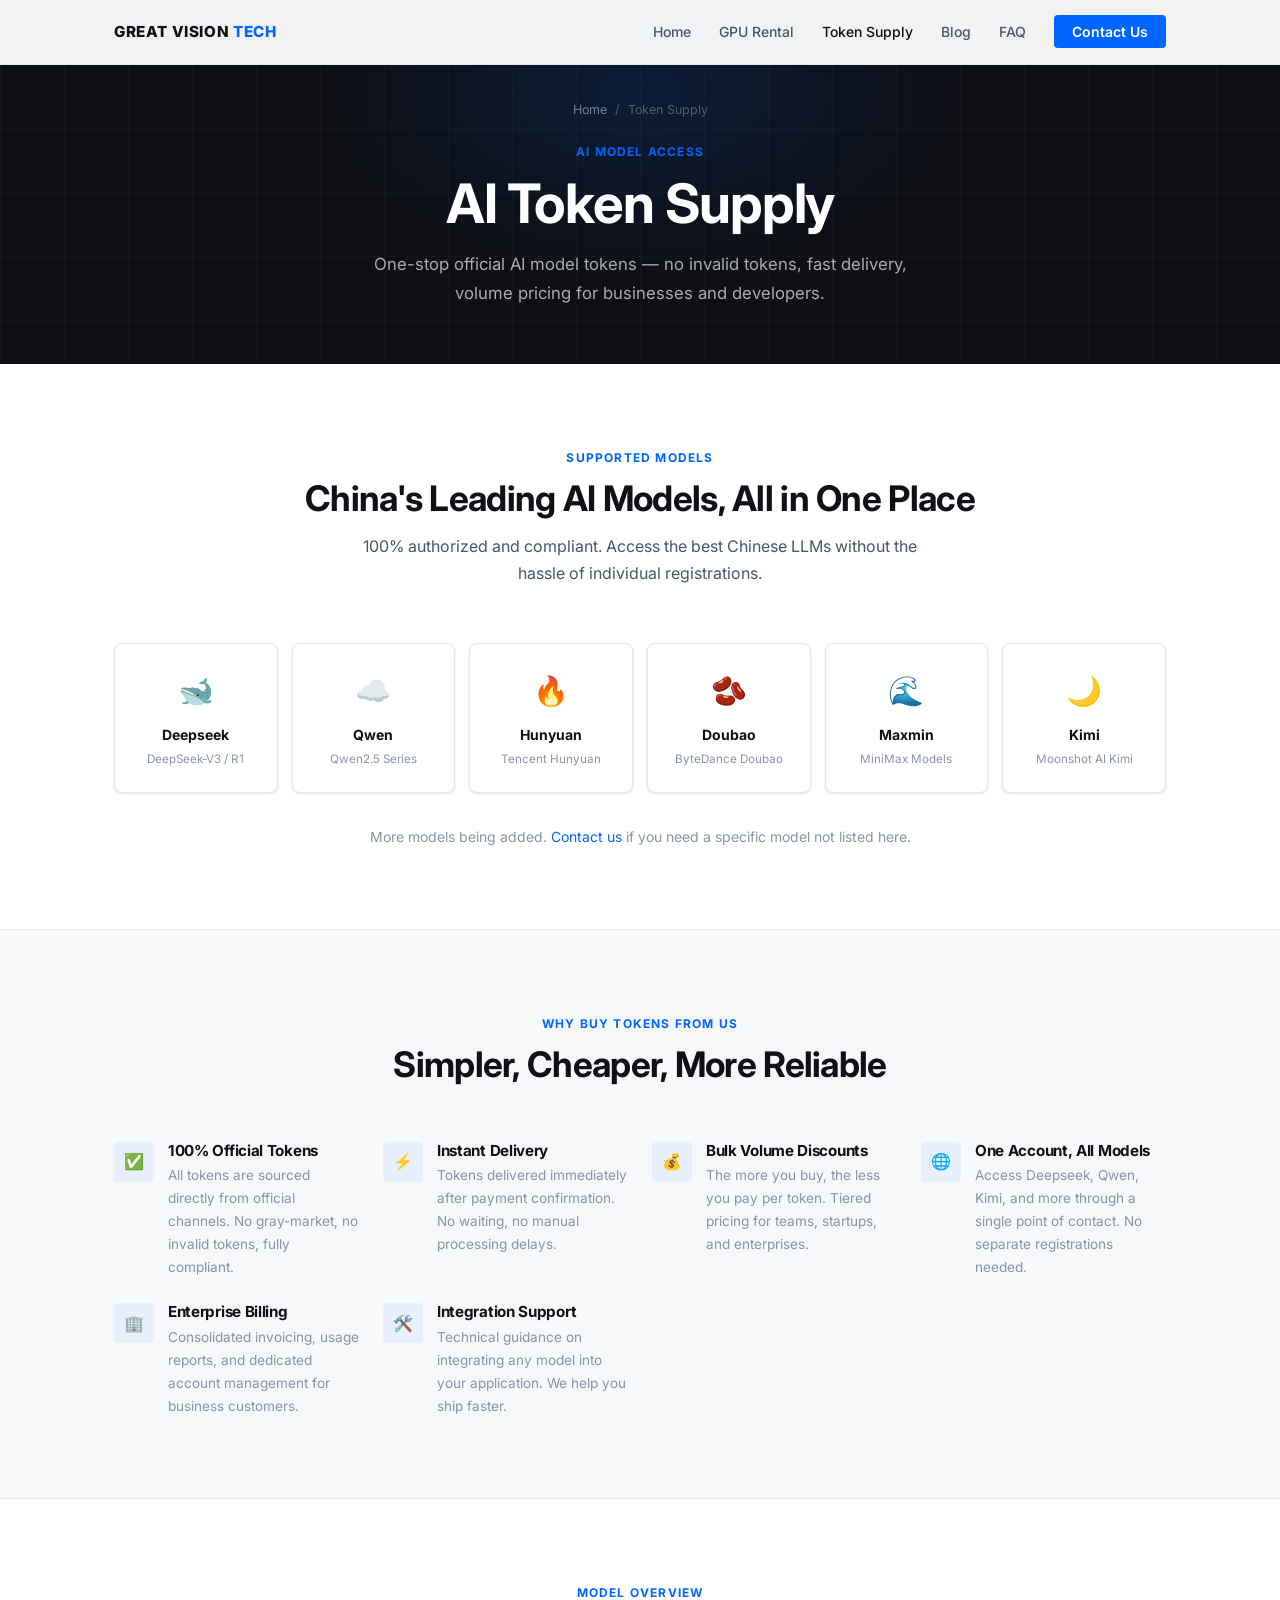
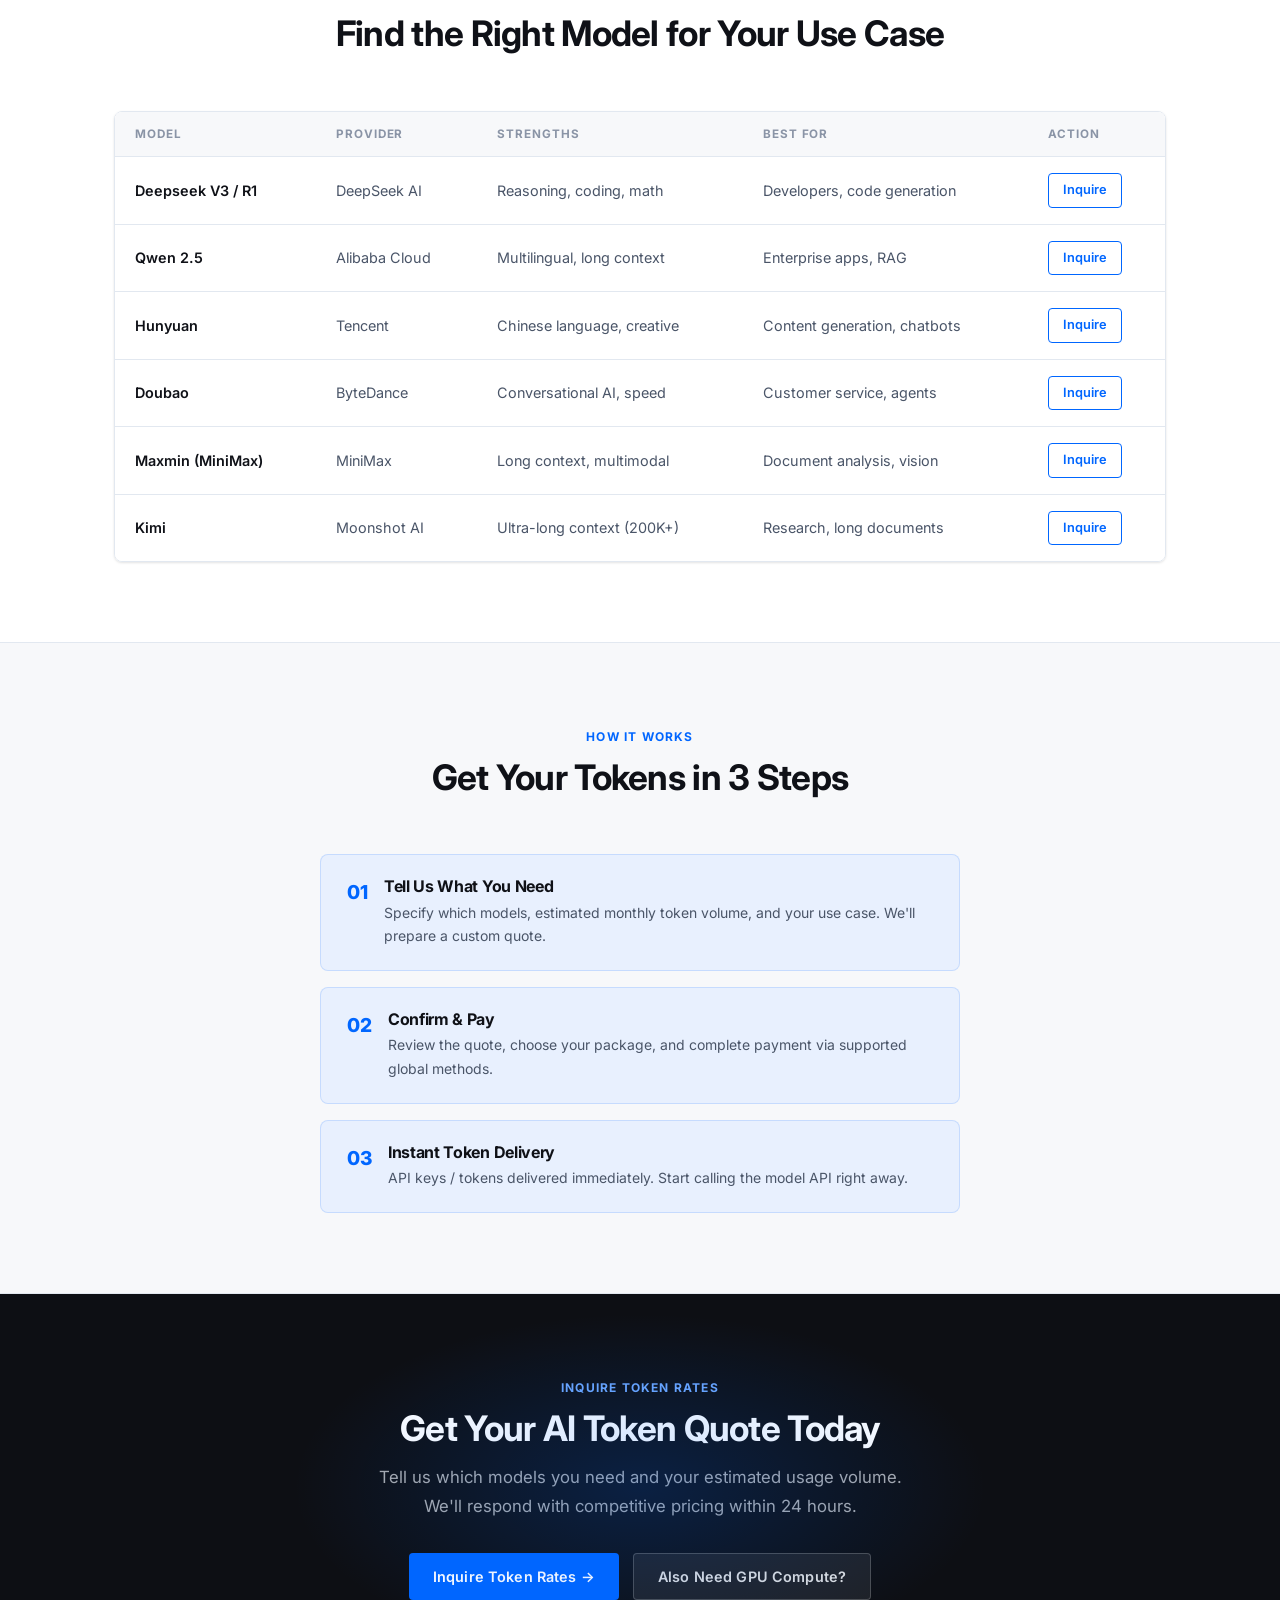
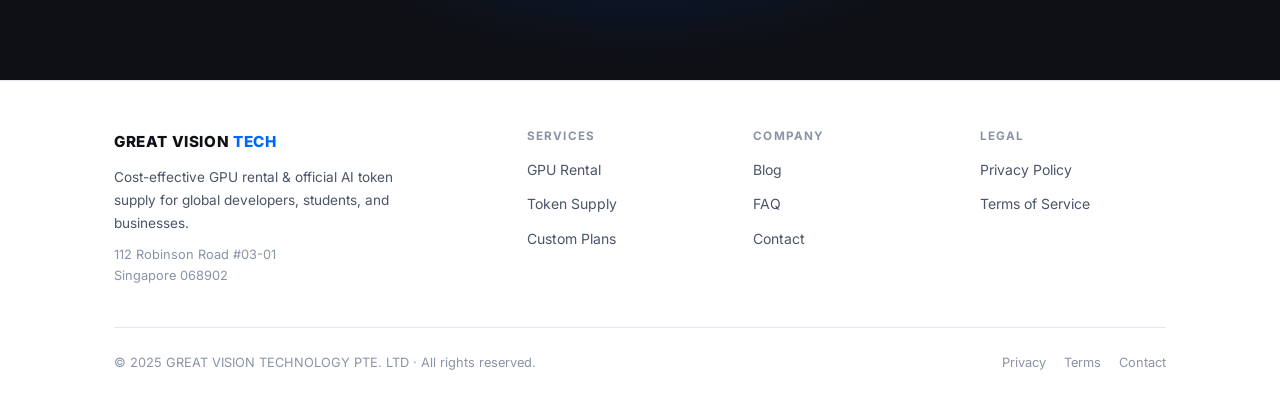
<file: token-supply.html>
<!DOCTYPE html>
<html lang="en">
<head>
  <meta charset="UTF-8" />
  <meta name="viewport" content="width=device-width, initial-scale=1.0" />

  <!-- Primary SEO -->
  <title>Buy DeepSeek, Qwen, Kimi, Doubao AI Tokens | Official Reseller | Great Vision Technology</title>
  <meta name="description" content="Buy official AI model tokens for DeepSeek, Qwen (Alibaba), Kimi (Moonshot), Doubao (ByteDance), Hunyuan (Tencent) and Minimax. Instant delivery, bulk discounts, enterprise billing. Singapore-based authorized reseller." />
  <meta name="keywords" content="DeepSeek token, Qwen API token, Kimi token, Doubao token, Hunyuan token, Minimax token, buy AI tokens, LLM API reseller, Chinese AI model tokens, AI token bulk discount" />
  <meta name="author" content="Great Vision Technology Pte. Ltd." />
  <meta name="robots" content="index, follow, max-snippet:-1, max-image-preview:large, max-video-preview:-1" />
  <link rel="canonical" href="https://www.greatvision.net/token-supply.html" />

  <!-- Open Graph -->
  <meta property="og:type" content="website" />
  <meta property="og:site_name" content="Great Vision Technology" />
  <meta property="og:title" content="Buy DeepSeek, Qwen, Kimi, Doubao AI Tokens | Great Vision Technology" />
  <meta property="og:description" content="Official AI model tokens for DeepSeek, Qwen, Kimi, Doubao, Hunyuan & Minimax. Instant delivery, bulk discounts, enterprise billing." />
  <meta property="og:url" content="https://www.greatvision.net/token-supply.html" />
  <meta property="og:image" content="https://www.greatvision.net/img/og-cover.png" />

  <!-- Twitter Card -->
  <meta name="twitter:card" content="summary_large_image" />
  <meta name="twitter:title" content="Buy DeepSeek, Qwen, Kimi, Doubao AI Tokens | Great Vision Technology" />
  <meta name="twitter:description" content="Official AI model tokens for DeepSeek, Qwen, Kimi, Doubao, Hunyuan & Minimax. Instant delivery, bulk discounts." />
  <meta name="twitter:image" content="https://www.greatvision.net/img/og-cover.png" />

  <!-- JSON-LD Structured Data -->
  <script type="application/ld+json">
  {
    "@context": "https://schema.org",
    "@type": "Service",
    "name": "AI Model Token Supply",
    "provider": {
      "@type": "Organization",
      "name": "Great Vision Technology Pte. Ltd.",
      "url": "https://www.greatvision.net"
    },
    "description": "Authorized reseller of AI model tokens including DeepSeek, Qwen (Alibaba), Kimi (Moonshot AI), Doubao (ByteDance), Hunyuan (Tencent) and Minimax. Instant delivery, bulk discounts, enterprise billing support.",
    "serviceType": "AI Token Distribution",
    "areaServed": "Worldwide",
    "hasOfferCatalog": {
      "@type": "OfferCatalog",
      "name": "AI Token Plans",
      "itemListElement": [
        { "@type": "Offer", "name": "DeepSeek Tokens", "description": "Official DeepSeek API tokens" },
        { "@type": "Offer", "name": "Qwen Tokens", "description": "Official Alibaba Qwen API tokens" },
        { "@type": "Offer", "name": "Kimi Tokens", "description": "Official Moonshot Kimi API tokens" },
        { "@type": "Offer", "name": "Doubao Tokens", "description": "Official ByteDance Doubao API tokens" },
        { "@type": "Offer", "name": "Hunyuan Tokens", "description": "Official Tencent Hunyuan API tokens" },
        { "@type": "Offer", "name": "Minimax Tokens", "description": "Official Minimax API tokens" }
      ]
    }
  }
  </script>

  <link rel="preconnect" href="https://fonts.googleapis.com" />
  <link rel="preconnect" href="https://fonts.gstatic.com" crossorigin />
  <link href="https://fonts.googleapis.com/css2?family=Inter:wght@400;500;600;700;800&display=swap" rel="stylesheet" />
  <link rel="stylesheet" href="css/style.css" />
  <link rel="icon" href="data:image/svg+xml,<svg xmlns='http://www.w3.org/2000/svg' viewBox='0 0 100 100'><text y='.9em' font-size='90'>⚡</text></svg>" />
</head>
<body>

  <!-- ===== NAVBAR ===== -->
  <nav class="navbar">
    <div class="container nav-inner">
      <a href="index.html" class="nav-logo">GREAT VISION <span>TECH</span></a>
      <ul class="nav-links">
        <li><a href="index.html" data-page="index.html">Home</a></li>
        <li><a href="gpu-rental.html" data-page="gpu-rental.html">GPU Rental</a></li>
        <li><a href="token-supply.html" data-page="token-supply.html">Token Supply</a></li>
        <li><a href="blog.html" data-page="blog.html">Blog</a></li>
        <li><a href="faq.html" data-page="faq.html">FAQ</a></li>
        <li><a href="contact.html" class="nav-cta" data-page="contact.html">Contact Us</a></li>
      </ul>
      <button class="nav-toggle" aria-label="Toggle navigation">
        <span></span><span></span><span></span>
      </button>
    </div>
  </nav>

  <!-- ===== PAGE HERO ===== -->
  <div class="page-hero">
    <div class="container">
      <div class="breadcrumb">
        <a href="index.html">Home</a>
        <span>/</span>
        <span>Token Supply</span>
      </div>
      <span class="section-tag">AI Model Access</span>
      <h1>AI Token Supply</h1>
      <p>One-stop official AI model tokens — no invalid tokens, fast delivery,<br />volume pricing for businesses and developers.</p>
    </div>
  </div>

  <!-- ===== MODELS GRID ===== -->
  <section>
    <div class="container">
      <div class="section-header fade-in">
        <span class="section-tag">Supported Models</span>
        <h2>China's Leading AI Models, All in One Place</h2>
        <p>100% authorized and compliant. Access the best Chinese LLMs without the hassle of individual registrations.</p>
      </div>

      <div class="models-grid fade-in">
        <div class="model-card">
          <div class="model-logo">🐋</div>
          <div class="model-name">Deepseek</div>
          <div class="model-desc">DeepSeek-V3 / R1</div>
        </div>
        <div class="model-card">
          <div class="model-logo">☁️</div>
          <div class="model-name">Qwen</div>
          <div class="model-desc">Qwen2.5 Series</div>
        </div>
        <div class="model-card">
          <div class="model-logo">🔥</div>
          <div class="model-name">Hunyuan</div>
          <div class="model-desc">Tencent Hunyuan</div>
        </div>
        <div class="model-card">
          <div class="model-logo">🫘</div>
          <div class="model-name">Doubao</div>
          <div class="model-desc">ByteDance Doubao</div>
        </div>
        <div class="model-card">
          <div class="model-logo">🌊</div>
          <div class="model-name">Maxmin</div>
          <div class="model-desc">MiniMax Models</div>
        </div>
        <div class="model-card">
          <div class="model-logo">🌙</div>
          <div class="model-name">Kimi</div>
          <div class="model-desc">Moonshot AI Kimi</div>
        </div>
      </div>

      <div style="text-align: center; margin-top: 32px;">
        <p style="font-size: 0.875rem; color: var(--text-muted);">More models being added. <a href="contact.html">Contact us</a> if you need a specific model not listed here.</p>
      </div>
    </div>
  </section>

  <!-- ===== WHY TOKENS ===== -->
  <section style="background: var(--bg-secondary); border-top: 1px solid var(--border); border-bottom: 1px solid var(--border);">
    <div class="container">
      <div class="section-header fade-in">
        <span class="section-tag">Why Buy Tokens From Us</span>
        <h2>Simpler, Cheaper, More Reliable</h2>
      </div>
      <div class="features-grid">
        <div class="feature-item fade-in">
          <div class="feature-icon">✅</div>
          <div class="feature-text">
            <h4>100% Official Tokens</h4>
            <p>All tokens are sourced directly from official channels. No gray-market, no invalid tokens, fully compliant.</p>
          </div>
        </div>
        <div class="feature-item fade-in">
          <div class="feature-icon">⚡</div>
          <div class="feature-text">
            <h4>Instant Delivery</h4>
            <p>Tokens delivered immediately after payment confirmation. No waiting, no manual processing delays.</p>
          </div>
        </div>
        <div class="feature-item fade-in">
          <div class="feature-icon">💰</div>
          <div class="feature-text">
            <h4>Bulk Volume Discounts</h4>
            <p>The more you buy, the less you pay per token. Tiered pricing for teams, startups, and enterprises.</p>
          </div>
        </div>
        <div class="feature-item fade-in">
          <div class="feature-icon">🌐</div>
          <div class="feature-text">
            <h4>One Account, All Models</h4>
            <p>Access Deepseek, Qwen, Kimi, and more through a single point of contact. No separate registrations needed.</p>
          </div>
        </div>
        <div class="feature-item fade-in">
          <div class="feature-icon">🏢</div>
          <div class="feature-text">
            <h4>Enterprise Billing</h4>
            <p>Consolidated invoicing, usage reports, and dedicated account management for business customers.</p>
          </div>
        </div>
        <div class="feature-item fade-in">
          <div class="feature-icon">🛠️</div>
          <div class="feature-text">
            <h4>Integration Support</h4>
            <p>Technical guidance on integrating any model into your application. We help you ship faster.</p>
          </div>
        </div>
      </div>
    </div>
  </section>

  <!-- ===== MODEL COMPARISON ===== -->
  <section>
    <div class="container">
      <div class="section-header fade-in">
        <span class="section-tag">Model Overview</span>
        <h2>Find the Right Model for Your Use Case</h2>
      </div>
      <div class="gpu-table-wrapper fade-in">
        <table class="gpu-table">
          <thead>
            <tr>
              <th>Model</th>
              <th>Provider</th>
              <th>Strengths</th>
              <th>Best For</th>
              <th>Action</th>
            </tr>
          </thead>
          <tbody>
            <tr>
              <td><span class="gpu-name">Deepseek V3 / R1</span></td>
              <td style="color: var(--text-secondary);">DeepSeek AI</td>
              <td style="color: var(--text-secondary);">Reasoning, coding, math</td>
              <td style="color: var(--text-secondary);">Developers, code generation</td>
              <td><a href="contact.html" class="btn btn-outline" style="padding: 6px 14px; font-size: 0.8rem;">Inquire</a></td>
            </tr>
            <tr>
              <td><span class="gpu-name">Qwen 2.5</span></td>
              <td style="color: var(--text-secondary);">Alibaba Cloud</td>
              <td style="color: var(--text-secondary);">Multilingual, long context</td>
              <td style="color: var(--text-secondary);">Enterprise apps, RAG</td>
              <td><a href="contact.html" class="btn btn-outline" style="padding: 6px 14px; font-size: 0.8rem;">Inquire</a></td>
            </tr>
            <tr>
              <td><span class="gpu-name">Hunyuan</span></td>
              <td style="color: var(--text-secondary);">Tencent</td>
              <td style="color: var(--text-secondary);">Chinese language, creative</td>
              <td style="color: var(--text-secondary);">Content generation, chatbots</td>
              <td><a href="contact.html" class="btn btn-outline" style="padding: 6px 14px; font-size: 0.8rem;">Inquire</a></td>
            </tr>
            <tr>
              <td><span class="gpu-name">Doubao</span></td>
              <td style="color: var(--text-secondary);">ByteDance</td>
              <td style="color: var(--text-secondary);">Conversational AI, speed</td>
              <td style="color: var(--text-secondary);">Customer service, agents</td>
              <td><a href="contact.html" class="btn btn-outline" style="padding: 6px 14px; font-size: 0.8rem;">Inquire</a></td>
            </tr>
            <tr>
              <td><span class="gpu-name">Maxmin (MiniMax)</span></td>
              <td style="color: var(--text-secondary);">MiniMax</td>
              <td style="color: var(--text-secondary);">Long context, multimodal</td>
              <td style="color: var(--text-secondary);">Document analysis, vision</td>
              <td><a href="contact.html" class="btn btn-outline" style="padding: 6px 14px; font-size: 0.8rem;">Inquire</a></td>
            </tr>
            <tr>
              <td><span class="gpu-name">Kimi</span></td>
              <td style="color: var(--text-secondary);">Moonshot AI</td>
              <td style="color: var(--text-secondary);">Ultra-long context (200K+)</td>
              <td style="color: var(--text-secondary);">Research, long documents</td>
              <td><a href="contact.html" class="btn btn-outline" style="padding: 6px 14px; font-size: 0.8rem;">Inquire</a></td>
            </tr>
          </tbody>
        </table>
      </div>
    </div>
  </section>

  <!-- ===== HOW IT WORKS ===== -->
  <section style="background: var(--bg-secondary); border-top: 1px solid var(--border); border-bottom: 1px solid var(--border);">
    <div class="container">
      <div class="section-header fade-in">
        <span class="section-tag">How It Works</span>
        <h2>Get Your Tokens in 3 Steps</h2>
      </div>
      <div style="max-width: 640px; margin: 0 auto; display: flex; flex-direction: column; gap: 16px;">
        <div class="highlight-box fade-in" style="display: flex; gap: 16px; align-items: flex-start;">
          <span style="color: var(--accent); font-weight: 800; font-size: 1.2rem; flex-shrink: 0;">01</span>
          <div>
            <h4 style="color: var(--text-primary); margin-bottom: 4px;">Tell Us What You Need</h4>
            <p style="font-size: 0.875rem;">Specify which models, estimated monthly token volume, and your use case. We'll prepare a custom quote.</p>
          </div>
        </div>
        <div class="highlight-box fade-in" style="display: flex; gap: 16px; align-items: flex-start;">
          <span style="color: var(--accent); font-weight: 800; font-size: 1.2rem; flex-shrink: 0;">02</span>
          <div>
            <h4 style="color: var(--text-primary); margin-bottom: 4px;">Confirm &amp; Pay</h4>
            <p style="font-size: 0.875rem;">Review the quote, choose your package, and complete payment via supported global methods.</p>
          </div>
        </div>
        <div class="highlight-box fade-in" style="display: flex; gap: 16px; align-items: flex-start;">
          <span style="color: var(--accent); font-weight: 800; font-size: 1.2rem; flex-shrink: 0;">03</span>
          <div>
            <h4 style="color: var(--text-primary); margin-bottom: 4px;">Instant Token Delivery</h4>
            <p style="font-size: 0.875rem;">API keys / tokens delivered immediately. Start calling the model API right away.</p>
          </div>
        </div>
      </div>
    </div>
  </section>

  <!-- ===== CTA ===== -->
  <section class="cta-section">
    <div class="container">
      <span class="section-tag">Inquire Token Rates</span>
      <h2>Get Your AI Token Quote Today</h2>
      <p>Tell us which models you need and your estimated usage volume.<br />We'll respond with competitive pricing within 24 hours.</p>
      <div class="cta-actions">
        <a href="contact.html" class="btn btn-primary">Inquire Token Rates →</a>
        <a href="gpu-rental.html" class="btn btn-dark-ghost">Also Need GPU Compute?</a>
      </div>
    </div>
  </section>

  <!-- ===== FOOTER ===== -->
  <footer class="footer">
    <div class="container">
      <div class="footer-grid">
        <div class="footer-brand">
          <a href="index.html" class="nav-logo">GREAT VISION <span style="color: var(--accent);">TECH</span></a>
          <p>Cost-effective GPU rental &amp; official AI token supply for global developers, students, and businesses.</p>
          <p style="margin-top: 8px; font-size: 0.8rem; color: var(--text-muted);">112 Robinson Road #03-01<br />Singapore 068902</p>
        </div>
        <div class="footer-col">
          <h4>Services</h4>
          <ul>
            <li><a href="gpu-rental.html">GPU Rental</a></li>
            <li><a href="token-supply.html">Token Supply</a></li>
            <li><a href="contact.html">Custom Plans</a></li>
          </ul>
        </div>
        <div class="footer-col">
          <h4>Company</h4>
          <ul>
            <li><a href="blog.html">Blog</a></li>
            <li><a href="faq.html">FAQ</a></li>
            <li><a href="contact.html">Contact</a></li>
          </ul>
        </div>
        <div class="footer-col">
          <h4>Legal</h4>
          <ul>
            <li><a href="privacy.html">Privacy Policy</a></li>
            <li><a href="terms.html">Terms of Service</a></li>
          </ul>
        </div>
      </div>
      <div class="footer-bottom">
        <p>© 2025 GREAT VISION TECHNOLOGY PTE. LTD · All rights reserved.</p>
        <div class="footer-bottom-links">
          <a href="privacy.html">Privacy</a>
          <a href="terms.html">Terms</a>
          <a href="contact.html">Contact</a>
        </div>
      </div>
    </div>
  </footer>

  <script src="js/main.js"></script>
</body>
</html>
</file>
<file: css/style.css>
/* ===========================
   GREAT VISION TECH - Main CSS
   Light Theme (vast.ai inspired)
   =========================== */

/* --- Reset & Base --- */
*, *::before, *::after {
  box-sizing: border-box;
  margin: 0;
  padding: 0;
}

:root {
  /* Light theme colors */
  --bg-primary: #ffffff;
  --bg-secondary: #f7f8fa;
  --bg-tertiary: #f0f2f5;
  --bg-card: #ffffff;
  --bg-card-hover: #f7f8fa;

  /* Dark hero */
  --hero-bg: #0d0f14;
  --hero-bg2: #111520;

  /* Text */
  --text-primary: #0f1117;
  --text-secondary: #4a5568;
  --text-muted: #8a94a6;

  /* Accent */
  --accent: #0066FF;
  --accent-hover: #0052cc;
  --accent-light: #e8f0fe;
  --accent-glow: rgba(0, 102, 255, 0.1);

  /* Borders */
  --border: #e2e8f0;
  --border-dark: #cbd5e0;
  --border-accent: rgba(0, 102, 255, 0.25);

  /* Hero text */
  --hero-text: #ffffff;
  --hero-sub: rgba(255,255,255,0.72);

  --font: 'Inter', -apple-system, BlinkMacSystemFont, 'Segoe UI', sans-serif;
  --transition: 0.2s ease;
  --radius: 8px;
  --radius-sm: 4px;
  --max-width: 1100px;
  --shadow-sm: 0 1px 3px rgba(0,0,0,0.08), 0 1px 2px rgba(0,0,0,0.04);
  --shadow-md: 0 4px 12px rgba(0,0,0,0.08), 0 2px 4px rgba(0,0,0,0.04);
  --shadow-lg: 0 8px 32px rgba(0,0,0,0.10), 0 4px 8px rgba(0,0,0,0.04);
}

html { scroll-behavior: smooth; }

body {
  font-family: var(--font);
  background-color: var(--bg-primary);
  color: var(--text-primary);
  line-height: 1.6;
  font-size: 16px;
  -webkit-font-smoothing: antialiased;
}

a {
  color: var(--accent);
  text-decoration: none;
  transition: color var(--transition);
}
a:hover { color: var(--accent-hover); }

img { max-width: 100%; display: block; }

/* --- Typography --- */
h1, h2, h3, h4, h5 {
  font-weight: 700;
  line-height: 1.2;
  letter-spacing: -0.02em;
  color: var(--text-primary);
}
h1 { font-size: clamp(2rem, 5vw, 3.4rem); }
h2 { font-size: clamp(1.5rem, 3vw, 2.2rem); }
h3 { font-size: clamp(1rem, 2vw, 1.25rem); }

p { color: var(--text-secondary); line-height: 1.7; }

/* --- Layout --- */
.container {
  max-width: var(--max-width);
  margin: 0 auto;
  padding: 0 24px;
}
section { padding: 80px 0; }

/* ===========================
   NAVBAR
   =========================== */
.navbar {
  position: fixed;
  top: 0; left: 0; right: 0;
  z-index: 1000;
  background: rgba(255,255,255,0.95);
  backdrop-filter: blur(12px);
  -webkit-backdrop-filter: blur(12px);
  border-bottom: 1px solid var(--border);
  transition: box-shadow var(--transition);
}
.navbar.scrolled {
  box-shadow: var(--shadow-sm);
}

.nav-inner {
  display: flex;
  align-items: center;
  justify-content: space-between;
  height: 64px;
}

.nav-logo {
  font-size: 0.95rem;
  font-weight: 800;
  color: var(--text-primary);
  letter-spacing: 0.04em;
  text-transform: uppercase;
  white-space: nowrap;
}
.nav-logo span { color: var(--accent); }

.nav-links {
  display: flex;
  align-items: center;
  gap: 28px;
  list-style: none;
}
.nav-links a {
  color: var(--text-secondary);
  font-size: 0.875rem;
  font-weight: 500;
  transition: color var(--transition);
}
.nav-links a:hover,
.nav-links a.active { color: var(--text-primary); }

.nav-cta {
  background: var(--accent) !important;
  color: #fff !important;
  padding: 8px 18px;
  border-radius: var(--radius-sm);
  font-weight: 600 !important;
}
.nav-cta:hover {
  background: var(--accent-hover) !important;
  color: #fff !important;
}

/* Hamburger */
.nav-toggle {
  display: none;
  flex-direction: column;
  gap: 5px;
  cursor: pointer;
  padding: 4px;
  background: none;
  border: none;
}
.nav-toggle span {
  display: block;
  width: 24px;
  height: 2px;
  background: var(--text-primary);
  transition: all 0.3s ease;
}
.nav-toggle.open span:nth-child(1) { transform: translateY(7px) rotate(45deg); }
.nav-toggle.open span:nth-child(2) { opacity: 0; }
.nav-toggle.open span:nth-child(3) { transform: translateY(-7px) rotate(-45deg); }

/* ===========================
   BUTTONS
   =========================== */
.btn {
  display: inline-flex;
  align-items: center;
  gap: 8px;
  padding: 11px 24px;
  font-size: 0.9rem;
  font-weight: 600;
  border-radius: var(--radius-sm);
  cursor: pointer;
  transition: all var(--transition);
  border: none;
  letter-spacing: 0.01em;
  font-family: var(--font);
  white-space: nowrap;
}
.btn-primary {
  background: var(--accent);
  color: #fff;
}
.btn-primary:hover {
  background: var(--accent-hover);
  color: #fff;
  box-shadow: 0 4px 16px rgba(0,102,255,0.3);
  transform: translateY(-1px);
}
.btn-outline {
  background: transparent;
  color: var(--accent);
  border: 1.5px solid var(--accent);
}
.btn-outline:hover {
  background: var(--accent-light);
  color: var(--accent);
}
.btn-ghost {
  background: transparent;
  color: var(--text-secondary);
  border: 1.5px solid var(--border-dark);
}
.btn-ghost:hover {
  border-color: var(--accent);
  color: var(--accent);
  background: var(--accent-light);
}
/* Dark ghost (for hero area) */
.btn-dark-ghost {
  background: rgba(255,255,255,0.08);
  color: rgba(255,255,255,0.85);
  border: 1.5px solid rgba(255,255,255,0.2);
}
.btn-dark-ghost:hover {
  background: rgba(255,255,255,0.15);
  color: #fff;
  border-color: rgba(255,255,255,0.4);
}

/* ===========================
   HERO — Dark with grid
   =========================== */
.hero {
  min-height: 100vh;
  display: flex;
  align-items: center;
  padding-top: 64px;
  background: var(--hero-bg);
  position: relative;
  overflow: hidden;
}

/* Subtle grid */
.hero::before {
  content: '';
  position: absolute;
  inset: 0;
  background-image:
    linear-gradient(rgba(255,255,255,0.03) 1px, transparent 1px),
    linear-gradient(90deg, rgba(255,255,255,0.03) 1px, transparent 1px);
  background-size: 64px 64px;
  pointer-events: none;
}

/* Blue glow */
.hero::after {
  content: '';
  position: absolute;
  top: -20%; left: 50%;
  transform: translateX(-50%);
  width: 900px;
  height: 600px;
  background: radial-gradient(ellipse, rgba(0,102,255,0.18) 0%, transparent 65%);
  pointer-events: none;
}

.hero-content {
  position: relative;
  z-index: 1;
  max-width: 820px;
}

.hero-badge {
  display: inline-flex;
  align-items: center;
  gap: 8px;
  background: rgba(0,102,255,0.15);
  border: 1px solid rgba(0,102,255,0.35);
  color: #6ea8fe;
  font-size: 0.78rem;
  font-weight: 600;
  letter-spacing: 0.08em;
  text-transform: uppercase;
  padding: 5px 12px;
  border-radius: 2px;
  margin-bottom: 28px;
}
.hero-badge::before {
  content: '';
  width: 6px; height: 6px;
  background: #6ea8fe;
  border-radius: 50%;
  animation: pulse 2s infinite;
}
@keyframes pulse {
  0%, 100% { opacity: 1; transform: scale(1); }
  50% { opacity: 0.4; transform: scale(0.75); }
}

.hero h1 {
  color: var(--hero-text);
  margin-bottom: 20px;
  font-size: clamp(2.2rem, 5.5vw, 3.8rem);
  font-weight: 800;
}
.hero h1 .highlight { color: #6ea8fe; }

.hero-sub {
  font-size: 1.1rem;
  color: var(--hero-sub);
  margin-bottom: 40px;
  max-width: 580px;
  line-height: 1.65;
}

.hero-actions {
  display: flex;
  gap: 14px;
  flex-wrap: wrap;
}

.hero-stats {
  display: flex;
  gap: 48px;
  margin-top: 64px;
  padding-top: 40px;
  border-top: 1px solid rgba(255,255,255,0.1);
  flex-wrap: wrap;
}
.stat-item { display: flex; flex-direction: column; gap: 4px; }
.stat-number {
  font-size: 1.8rem;
  font-weight: 800;
  color: #fff;
  letter-spacing: -0.03em;
}
.stat-label {
  font-size: 0.78rem;
  color: rgba(255,255,255,0.45);
  text-transform: uppercase;
  letter-spacing: 0.06em;
}

/* ===========================
   SECTION HEADER
   =========================== */
.section-header {
  text-align: center;
  margin-bottom: 56px;
}
.section-tag {
  display: inline-block;
  font-size: 0.75rem;
  font-weight: 700;
  letter-spacing: 0.1em;
  text-transform: uppercase;
  color: var(--accent);
  margin-bottom: 10px;
}
.section-header h2 { margin-bottom: 14px; }
.section-header p { max-width: 560px; margin: 0 auto; font-size: 1rem; }

/* ===========================
   CARDS
   =========================== */
.card {
  background: var(--bg-card);
  border: 1px solid var(--border);
  border-radius: var(--radius);
  padding: 28px;
  transition: all var(--transition);
  box-shadow: var(--shadow-sm);
}
.card:hover {
  box-shadow: var(--shadow-md);
  border-color: var(--border-accent);
  transform: translateY(-2px);
}
.card-icon {
  width: 44px; height: 44px;
  background: var(--accent-light);
  border-radius: var(--radius-sm);
  display: flex;
  align-items: center;
  justify-content: center;
  margin-bottom: 18px;
  font-size: 1.2rem;
}
.card h3 { margin-bottom: 10px; }

/* ===========================
   SERVICES GRID
   =========================== */
.services-grid {
  display: grid;
  grid-template-columns: repeat(auto-fit, minmax(300px, 1fr));
  gap: 20px;
}

.service-card {
  background: var(--bg-card);
  border: 1px solid var(--border);
  border-radius: var(--radius);
  padding: 32px 28px;
  transition: all var(--transition);
  box-shadow: var(--shadow-sm);
  position: relative;
}
.service-card:hover {
  box-shadow: var(--shadow-md);
  border-color: var(--border-accent);
  transform: translateY(-2px);
}
.service-icon { font-size: 2rem; margin-bottom: 18px; display: block; }
.service-card h3 { margin-bottom: 6px; }
.service-card .service-subtitle {
  color: var(--accent);
  font-size: 0.78rem;
  font-weight: 700;
  letter-spacing: 0.06em;
  text-transform: uppercase;
  margin-bottom: 14px;
}
.service-card p { font-size: 0.9rem; margin-bottom: 18px; }

/* ===========================
   TAGS
   =========================== */
.tag-list { display: flex; flex-wrap: wrap; gap: 8px; margin-bottom: 20px; }
.tag {
  background: var(--accent-light);
  border: 1px solid rgba(0,102,255,0.15);
  color: var(--accent);
  font-size: 0.73rem;
  font-weight: 600;
  padding: 3px 10px;
  border-radius: 4px;
  letter-spacing: 0.02em;
}
.tag.dark {
  background: var(--bg-secondary);
  border-color: var(--border);
  color: var(--text-secondary);
}

/* ===========================
   GPU TABLE
   =========================== */
.gpu-table-wrapper {
  overflow-x: auto;
  border: 1px solid var(--border);
  border-radius: var(--radius);
  box-shadow: var(--shadow-sm);
}
.gpu-table {
  width: 100%;
  border-collapse: collapse;
  font-size: 0.9rem;
  background: #fff;
}
.gpu-table th {
  background: var(--bg-secondary);
  color: var(--text-muted);
  font-size: 0.73rem;
  font-weight: 700;
  letter-spacing: 0.08em;
  text-transform: uppercase;
  padding: 13px 20px;
  text-align: left;
  border-bottom: 1px solid var(--border);
}
.gpu-table td {
  padding: 16px 20px;
  border-bottom: 1px solid var(--border);
  color: var(--text-secondary);
  vertical-align: middle;
}
.gpu-table tr:last-child td { border-bottom: none; }
.gpu-table tr:hover td { background: var(--bg-secondary); }
.gpu-name { color: var(--text-primary); font-weight: 600; }
.gpu-badge {
  display: inline-block;
  background: var(--accent-light);
  border: 1px solid rgba(0,102,255,0.2);
  color: var(--accent);
  font-size: 0.68rem;
  font-weight: 700;
  padding: 2px 7px;
  border-radius: 3px;
  letter-spacing: 0.04em;
  margin-left: 8px;
}
.gpu-badge.pro {
  background: #fff8eb;
  border-color: rgba(245,158,11,0.3);
  color: #d97706;
}

/* ===========================
   FEATURES
   =========================== */
.features-grid {
  display: grid;
  grid-template-columns: repeat(auto-fit, minmax(240px, 1fr));
  gap: 24px;
}
.feature-item { display: flex; gap: 14px; align-items: flex-start; }
.feature-icon {
  flex-shrink: 0;
  width: 40px; height: 40px;
  background: var(--accent-light);
  border-radius: var(--radius-sm);
  display: flex;
  align-items: center;
  justify-content: center;
  font-size: 1rem;
}
.feature-text h4 { font-size: 0.95rem; margin-bottom: 4px; }
.feature-text p { font-size: 0.85rem; color: var(--text-muted); }

/* ===========================
   TOKEN MODELS GRID
   =========================== */
.models-grid {
  display: grid;
  grid-template-columns: repeat(auto-fill, minmax(160px, 1fr));
  gap: 14px;
}
.model-card {
  background: var(--bg-card);
  border: 1px solid var(--border);
  border-radius: var(--radius);
  padding: 24px 16px;
  text-align: center;
  transition: all var(--transition);
  box-shadow: var(--shadow-sm);
}
.model-card:hover {
  box-shadow: var(--shadow-md);
  border-color: var(--border-accent);
  transform: translateY(-2px);
}
.model-logo { font-size: 1.8rem; margin-bottom: 10px; }
.model-name { font-size: 0.875rem; font-weight: 700; color: var(--text-primary); margin-bottom: 3px; }
.model-desc { font-size: 0.73rem; color: var(--text-muted); }

/* ===========================
   BLOG
   =========================== */
.blog-grid {
  display: grid;
  grid-template-columns: repeat(auto-fit, minmax(300px, 1fr));
  gap: 20px;
}
.blog-card {
  background: var(--bg-card);
  border: 1px solid var(--border);
  border-radius: var(--radius);
  padding: 24px;
  transition: all var(--transition);
  display: flex;
  flex-direction: column;
  box-shadow: var(--shadow-sm);
}
.blog-card:hover {
  box-shadow: var(--shadow-md);
  border-color: var(--border-accent);
  transform: translateY(-2px);
}
.blog-meta { display: flex; align-items: center; gap: 10px; margin-bottom: 14px; }
.blog-tag {
  background: var(--accent-light);
  color: var(--accent);
  font-size: 0.7rem;
  font-weight: 700;
  letter-spacing: 0.05em;
  text-transform: uppercase;
  padding: 3px 8px;
  border-radius: 3px;
}
.blog-date { font-size: 0.75rem; color: var(--text-muted); }
.blog-card h3 { color: var(--text-primary); font-size: 0.975rem; margin-bottom: 10px; line-height: 1.45; }
.blog-card p { font-size: 0.875rem; flex: 1; margin-bottom: 18px; }
.blog-link {
  font-size: 0.85rem;
  font-weight: 600;
  color: var(--accent);
  display: flex;
  align-items: center;
  gap: 5px;
  transition: gap var(--transition);
}
.blog-link:hover { gap: 9px; }

/* ===========================
   FAQ
   =========================== */
.faq-list {
  max-width: 720px;
  margin: 0 auto;
  display: flex;
  flex-direction: column;
  gap: 6px;
}
.faq-item {
  border: 1px solid var(--border);
  border-radius: var(--radius);
  overflow: hidden;
  background: #fff;
  box-shadow: var(--shadow-sm);
  transition: border-color var(--transition);
}
.faq-item.open { border-color: var(--border-accent); }
.faq-question {
  width: 100%;
  background: #fff;
  border: none;
  padding: 18px 22px;
  display: flex;
  align-items: center;
  justify-content: space-between;
  gap: 16px;
  cursor: pointer;
  text-align: left;
  transition: background var(--transition);
  font-family: var(--font);
}
.faq-question:hover { background: var(--bg-secondary); }
.faq-question span { font-size: 0.95rem; font-weight: 600; color: var(--text-primary); }
.faq-icon {
  flex-shrink: 0;
  width: 20px; height: 20px;
  color: var(--accent);
  transition: transform 0.3s ease;
  font-size: 1.2rem;
  line-height: 1;
}
.faq-item.open .faq-icon { transform: rotate(45deg); }
.faq-answer {
  max-height: 0;
  overflow: hidden;
  transition: max-height 0.35s ease, padding 0.35s ease;
  background: var(--bg-secondary);
}
.faq-answer.open { max-height: 200px; padding: 0 22px 18px; }
.faq-answer p {
  font-size: 0.9rem;
  padding-top: 14px;
  border-top: 1px solid var(--border);
}

/* ===========================
   CONTACT
   =========================== */
.contact-grid {
  display: grid;
  grid-template-columns: 1fr 1.5fr;
  gap: 48px;
  align-items: start;
}
.contact-info h2 { margin-bottom: 14px; }
.contact-info p { margin-bottom: 28px; }
.contact-detail { display: flex; flex-direction: column; gap: 18px; }
.contact-item { display: flex; gap: 12px; align-items: flex-start; }
.contact-item-icon {
  width: 36px; height: 36px;
  background: var(--accent-light);
  border-radius: var(--radius-sm);
  display: flex;
  align-items: center;
  justify-content: center;
  font-size: 0.9rem;
  flex-shrink: 0;
}
.contact-item-text { display: flex; flex-direction: column; gap: 2px; }
.contact-item-label {
  font-size: 0.73rem;
  color: var(--text-muted);
  text-transform: uppercase;
  letter-spacing: 0.06em;
  font-weight: 600;
}
.contact-item-value { font-size: 0.9rem; color: var(--text-secondary); }

.social-links { display: flex; gap: 10px; margin-top: 28px; }
.social-link {
  width: 38px; height: 38px;
  background: var(--bg-secondary);
  border: 1px solid var(--border);
  border-radius: var(--radius-sm);
  display: flex;
  align-items: center;
  justify-content: center;
  color: var(--text-muted);
  font-size: 1rem;
  transition: all var(--transition);
}
.social-link:hover {
  border-color: var(--accent);
  color: var(--accent);
  background: var(--accent-light);
}

/* ===========================
   CONTACT FORM
   =========================== */
.contact-form {
  background: var(--bg-card);
  border: 1px solid var(--border);
  border-radius: var(--radius);
  padding: 32px;
  box-shadow: var(--shadow-sm);
}
.form-group { margin-bottom: 18px; }
.form-row { display: grid; grid-template-columns: 1fr 1fr; gap: 14px; }
.form-group label {
  display: block;
  font-size: 0.78rem;
  font-weight: 600;
  color: var(--text-secondary);
  text-transform: uppercase;
  letter-spacing: 0.05em;
  margin-bottom: 6px;
}
.form-group input,
.form-group select,
.form-group textarea {
  width: 100%;
  background: var(--bg-secondary);
  border: 1.5px solid var(--border);
  border-radius: var(--radius-sm);
  padding: 10px 14px;
  color: var(--text-primary);
  font-size: 0.9rem;
  font-family: var(--font);
  transition: border-color var(--transition), box-shadow var(--transition);
  outline: none;
}
.form-group input:focus,
.form-group select:focus,
.form-group textarea:focus {
  border-color: var(--accent);
  box-shadow: 0 0 0 3px rgba(0,102,255,0.1);
  background: #fff;
}
.form-group input::placeholder,
.form-group textarea::placeholder { color: var(--text-muted); }
.form-group select option { background: #fff; }
.form-group textarea { resize: vertical; min-height: 120px; }
.form-submit { width: 100%; padding: 13px; font-size: 0.95rem; }

/* ===========================
   CTA SECTION
   =========================== */
.cta-section {
  background: var(--hero-bg);
  text-align: center;
  padding: 80px 0;
  position: relative;
  overflow: hidden;
}
.cta-section::before {
  content: '';
  position: absolute;
  top: 50%; left: 50%;
  transform: translate(-50%, -50%);
  width: 700px; height: 350px;
  background: radial-gradient(ellipse, rgba(0,102,255,0.2) 0%, transparent 70%);
  pointer-events: none;
}
.cta-section .section-tag { color: #6ea8fe; }
.cta-section h2 { color: #fff; margin-bottom: 14px; }
.cta-section p { margin-bottom: 32px; font-size: 1.05rem; color: rgba(255,255,255,0.65); }
.cta-actions { display: flex; gap: 14px; justify-content: center; flex-wrap: wrap; }

/* ===========================
   ALTERNATING SECTIONS
   =========================== */
.section-light { background: var(--bg-primary); }
.section-gray { background: var(--bg-secondary); border-top: 1px solid var(--border); border-bottom: 1px solid var(--border); }

/* ===========================
   FOOTER
   =========================== */
.footer {
  background: var(--bg-primary);
  border-top: 1px solid var(--border);
  padding: 48px 0 32px;
}
.footer-grid {
  display: grid;
  grid-template-columns: 2fr 1fr 1fr 1fr;
  gap: 40px;
  margin-bottom: 40px;
}
.footer-brand p { font-size: 0.85rem; margin-top: 12px; max-width: 280px; }
.footer-col h4 {
  font-size: 0.73rem;
  font-weight: 700;
  letter-spacing: 0.1em;
  text-transform: uppercase;
  color: var(--text-muted);
  margin-bottom: 14px;
}
.footer-col ul { list-style: none; display: flex; flex-direction: column; gap: 9px; }
.footer-col ul li a { font-size: 0.875rem; color: var(--text-secondary); transition: color var(--transition); }
.footer-col ul li a:hover { color: var(--text-primary); }
.footer-bottom {
  display: flex;
  align-items: center;
  justify-content: space-between;
  padding-top: 24px;
  border-top: 1px solid var(--border);
  flex-wrap: wrap;
  gap: 12px;
}
.footer-bottom p { font-size: 0.8rem; color: var(--text-muted); }
.footer-bottom-links { display: flex; gap: 18px; }
.footer-bottom-links a { font-size: 0.8rem; color: var(--text-muted); transition: color var(--transition); }
.footer-bottom-links a:hover { color: var(--text-secondary); }

/* ===========================
   PAGE HERO (inner pages)
   =========================== */
.page-hero {
  padding: 100px 0 56px;
  text-align: center;
  background: var(--hero-bg);
  position: relative;
  overflow: hidden;
}
.page-hero::before {
  content: '';
  position: absolute;
  inset: 0;
  background-image:
    linear-gradient(rgba(255,255,255,0.025) 1px, transparent 1px),
    linear-gradient(90deg, rgba(255,255,255,0.025) 1px, transparent 1px);
  background-size: 64px 64px;
  pointer-events: none;
}
.page-hero::after {
  content: '';
  position: absolute;
  top: -30%; left: 50%;
  transform: translateX(-50%);
  width: 700px; height: 400px;
  background: radial-gradient(ellipse, rgba(0,102,255,0.15) 0%, transparent 65%);
  pointer-events: none;
}
.page-hero h1 { color: #fff; margin-bottom: 14px; position: relative; z-index: 1; }
.page-hero p { max-width: 560px; margin: 0 auto; font-size: 1.05rem; color: rgba(255,255,255,0.65); position: relative; z-index: 1; }

/* ===========================
   BREADCRUMB
   =========================== */
.breadcrumb {
  display: flex;
  align-items: center;
  gap: 8px;
  font-size: 0.78rem;
  color: rgba(255,255,255,0.45);
  margin-bottom: 18px;
  justify-content: center;
  position: relative;
  z-index: 1;
}
.breadcrumb a { color: rgba(255,255,255,0.45); transition: color var(--transition); }
.breadcrumb a:hover { color: rgba(255,255,255,0.8); }
.breadcrumb span { color: rgba(255,255,255,0.3); }

/* ===========================
   HIGHLIGHT BOX
   =========================== */
.highlight-box {
  background: var(--accent-light);
  border: 1px solid rgba(0,102,255,0.15);
  border-radius: var(--radius);
  padding: 22px 26px;
}

/* ===========================
   CHECKLIST
   =========================== */
.checklist { list-style: none; display: flex; flex-direction: column; gap: 10px; }
.checklist li {
  display: flex;
  align-items: flex-start;
  gap: 10px;
  font-size: 0.9rem;
  color: var(--text-secondary);
}
.checklist li::before {
  content: '✓';
  color: var(--accent);
  font-weight: 700;
  flex-shrink: 0;
  margin-top: 1px;
}

/* ===========================
   TOAST
   =========================== */
.toast {
  position: fixed;
  bottom: 24px; right: 24px;
  background: var(--text-primary);
  border-radius: var(--radius-sm);
  padding: 14px 20px;
  color: #fff;
  font-size: 0.875rem;
  font-weight: 500;
  z-index: 9999;
  transform: translateY(100px);
  opacity: 0;
  transition: all 0.3s ease;
  max-width: 320px;
  box-shadow: var(--shadow-lg);
}
.toast.show { transform: translateY(0); opacity: 1; }

/* ===========================
   CODE BLOCK
   =========================== */
.code-block {
  background: #1e2130;
  border: 1px solid #2d3148;
  border-radius: var(--radius-sm);
  padding: 16px 20px;
  font-family: 'JetBrains Mono', 'Fira Code', 'Courier New', monospace;
  font-size: 0.85rem;
  color: #a8ff78;
  position: relative;
  overflow-x: auto;
}
.code-block::before { content: '$ '; color: #6ea8fe; }

/* ===========================
   PRICING NOTE
   =========================== */
.pricing-note {
  text-align: center;
  margin-top: 24px;
  font-size: 0.85rem;
  color: var(--text-muted);
}
.pricing-note a { color: var(--accent); }

/* ===========================
   SCROLLBAR
   =========================== */
::-webkit-scrollbar { width: 6px; height: 6px; }
::-webkit-scrollbar-track { background: var(--bg-secondary); }
::-webkit-scrollbar-thumb { background: var(--border-dark); border-radius: 3px; }
::-webkit-scrollbar-thumb:hover { background: var(--text-muted); }

/* ===========================
   ANIMATIONS
   =========================== */
.fade-in {
  opacity: 0;
  transform: translateY(16px);
  transition: opacity 0.5s ease, transform 0.5s ease;
}
.fade-in.visible { opacity: 1; transform: translateY(0); }

/* ===========================
   RESPONSIVE
   =========================== */
@media (max-width: 900px) {
  .contact-grid { grid-template-columns: 1fr; }
  .footer-grid { grid-template-columns: 1fr 1fr; }
  .hero-stats { gap: 28px; }
}

@media (max-width: 768px) {
  .nav-links {
    display: none;
    position: fixed;
    top: 64px; left: 0; right: 0;
    background: #fff;
    border-bottom: 1px solid var(--border);
    flex-direction: column;
    padding: 20px 24px;
    gap: 18px;
    z-index: 999;
    box-shadow: var(--shadow-md);
  }
  .nav-links.open { display: flex; }
  .nav-toggle { display: flex; }
  .hero-stats { flex-wrap: wrap; gap: 20px; }
  .form-row { grid-template-columns: 1fr; }
  .footer-grid { grid-template-columns: 1fr; gap: 24px; }
  .footer-bottom { flex-direction: column; text-align: center; }
  section { padding: 60px 0; }
}

@media (max-width: 480px) {
  .hero-actions { flex-direction: column; }
  .btn { width: 100%; justify-content: center; }
  .cta-actions { flex-direction: column; align-items: center; }
  .cta-social-icons { gap: 10px; }
  .cta-social-btn { padding: 10px 14px; font-size: 0.8rem; }
}

/* ===========================
   CTA SOCIAL MEDIA ICONS
   =========================== */
.cta-social {
  margin-top: 48px;
  padding-top: 36px;
  border-top: 1px solid rgba(255,255,255,0.12);
}
.cta-social-label {
  font-size: 0.78rem;
  font-weight: 600;
  letter-spacing: 0.1em;
  text-transform: uppercase;
  color: rgba(255,255,255,0.4);
  margin-bottom: 20px;
}
.cta-social-icons {
  display: flex;
  gap: 14px;
  justify-content: center;
  flex-wrap: wrap;
}
.cta-social-btn {
  display: inline-flex;
  align-items: center;
  gap: 9px;
  padding: 11px 20px;
  border-radius: 50px;
  font-size: 0.875rem;
  font-weight: 600;
  color: #fff;
  text-decoration: none;
  transition: all 0.2s ease;
  border: 1.5px solid rgba(255,255,255,0.15);
  background: rgba(255,255,255,0.07);
  backdrop-filter: blur(6px);
  -webkit-backdrop-filter: blur(6px);
  white-space: nowrap;
}
.cta-social-btn:hover {
  transform: translateY(-2px);
  color: #fff;
}
/* Brand colors on hover */
.cta-social-btn.youtube:hover  { background: #FF0000; border-color: #FF0000; box-shadow: 0 4px 18px rgba(255,0,0,0.35); }
.cta-social-btn.x-twitter:hover { background: #000000; border-color: #555; box-shadow: 0 4px 18px rgba(0,0,0,0.5); }
.cta-social-btn.linkedin:hover  { background: #0A66C2; border-color: #0A66C2; box-shadow: 0 4px 18px rgba(10,102,194,0.4); }
.cta-social-btn.discord:hover   { background: #5865F2; border-color: #5865F2; box-shadow: 0 4px 18px rgba(88,101,242,0.4); }

/* ===========================
   FOOTER SOCIAL ICONS
   =========================== */
.footer-social {
  display: flex;
  gap: 8px;
  margin-top: 18px;
  flex-wrap: wrap;
}
.footer-social-icon {
  width: 34px;
  height: 34px;
  display: flex;
  align-items: center;
  justify-content: center;
  border-radius: 8px;
  background: var(--bg-secondary);
  border: 1px solid var(--border);
  color: var(--text-muted);
  transition: all 0.2s ease;
  text-decoration: none;
  flex-shrink: 0;
}
.footer-social-icon:hover {
  transform: translateY(-2px);
  box-shadow: var(--shadow-md);
}
.footer-social-icon[aria-label="YouTube"]:hover    { background: #FF0000; border-color: #FF0000; color: #fff; }
.footer-social-icon[aria-label="X (Twitter)"]:hover { background: #000; border-color: #000; color: #fff; }
.footer-social-icon[aria-label="LinkedIn"]:hover   { background: #0A66C2; border-color: #0A66C2; color: #fff; }
.footer-social-icon[aria-label="Discord"]:hover    { background: #5865F2; border-color: #5865F2; color: #fff; }
</file>
